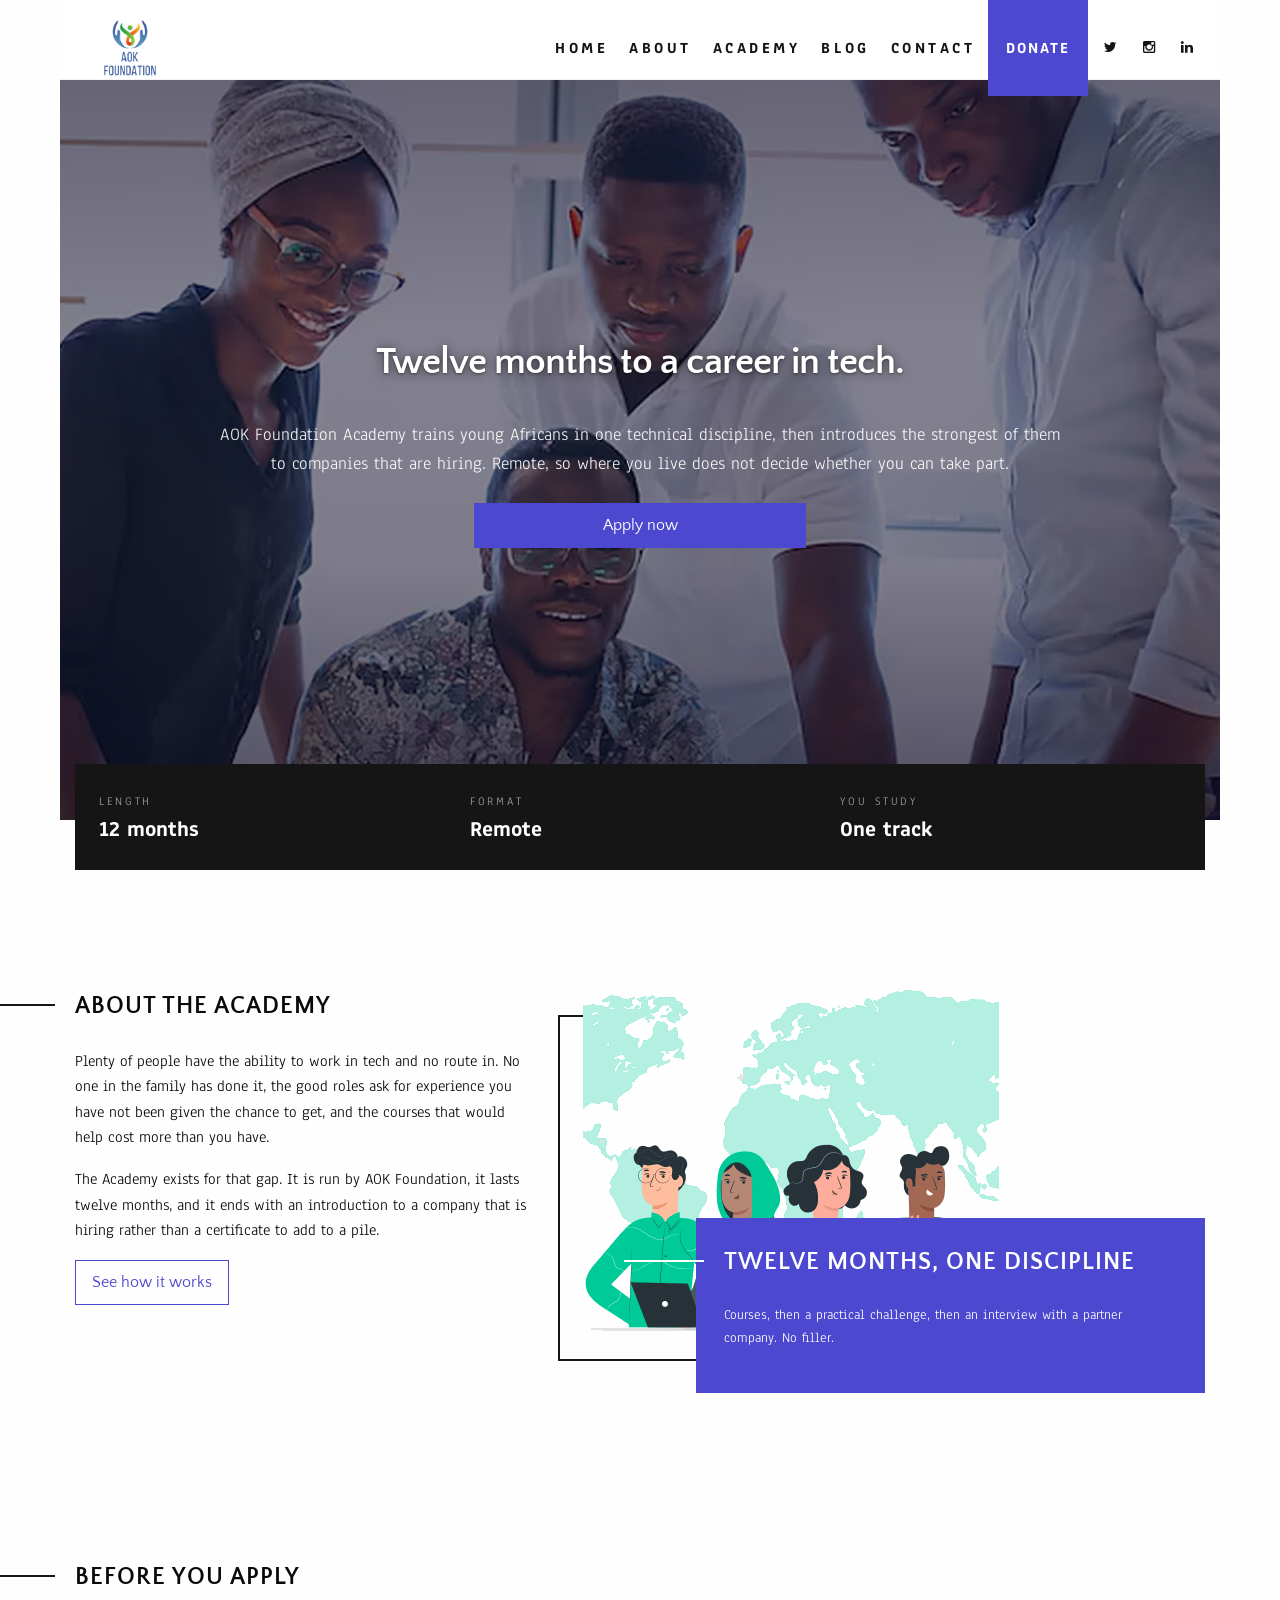
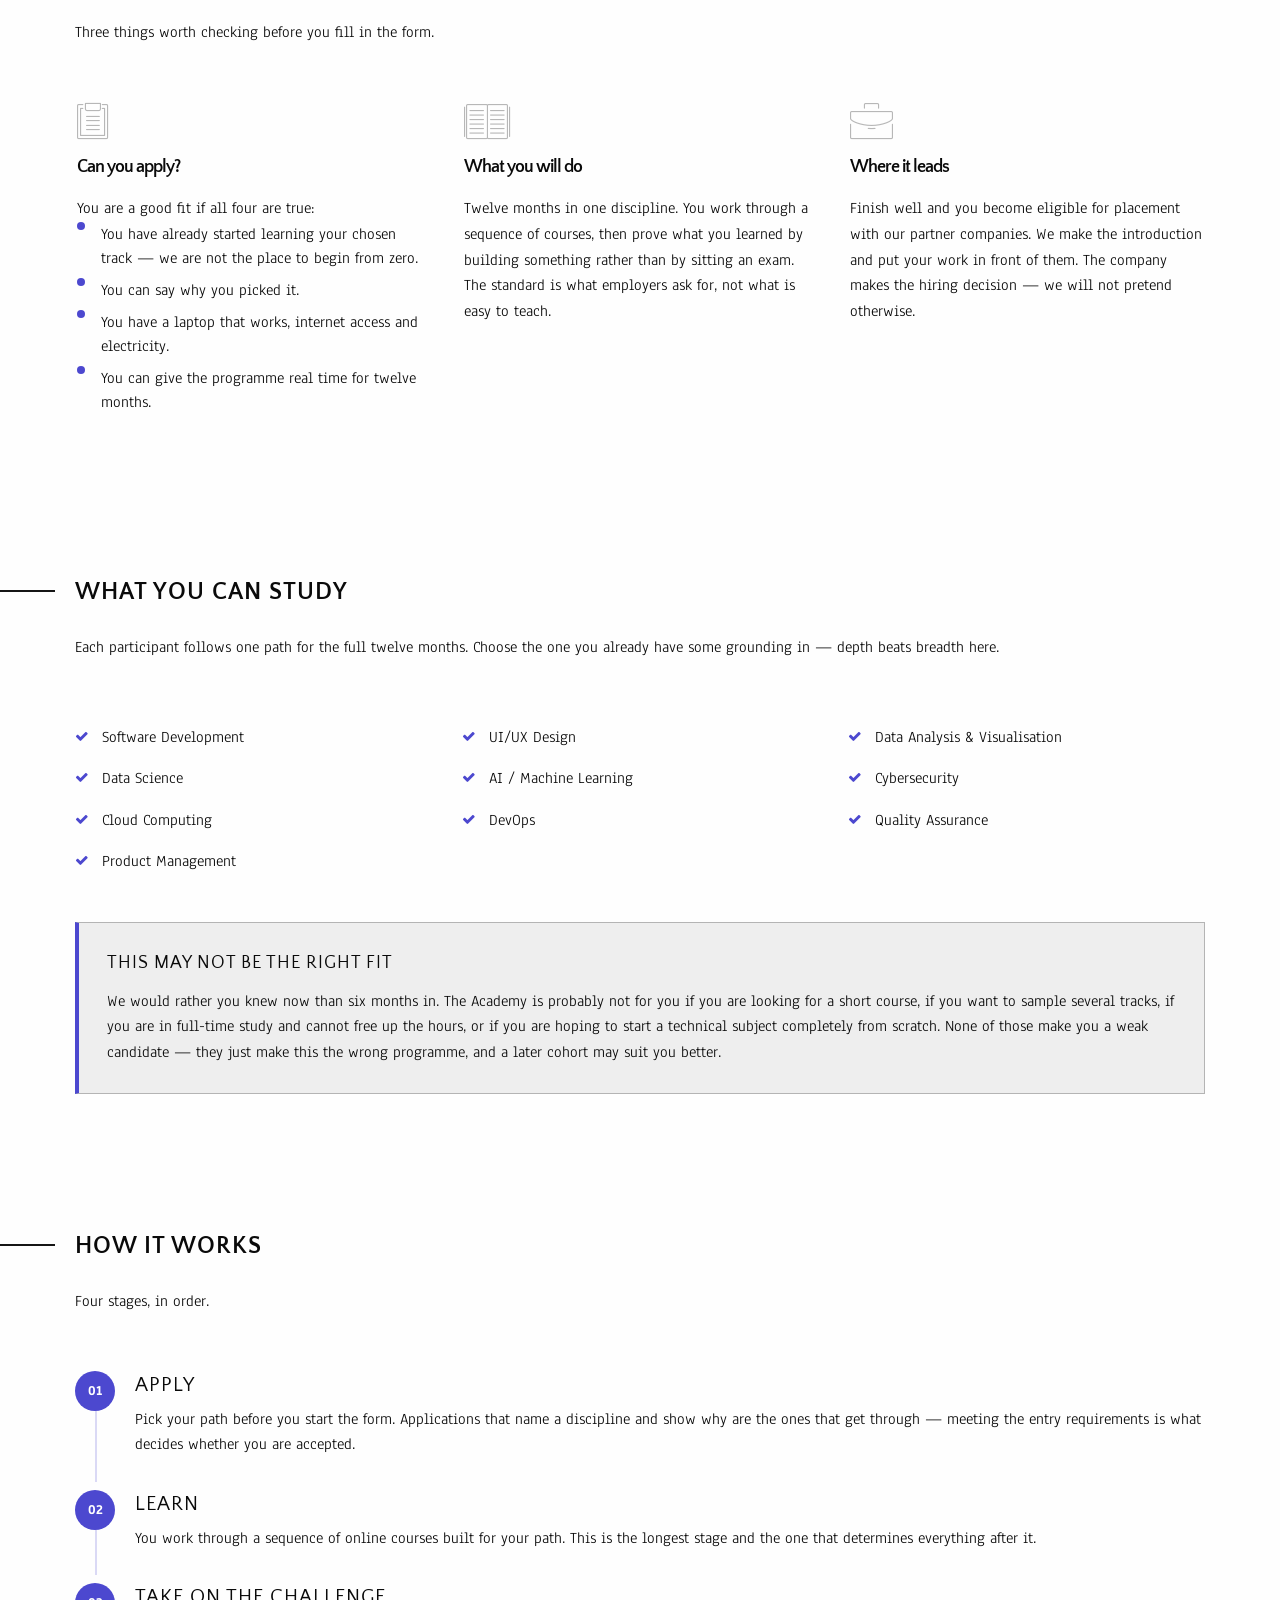
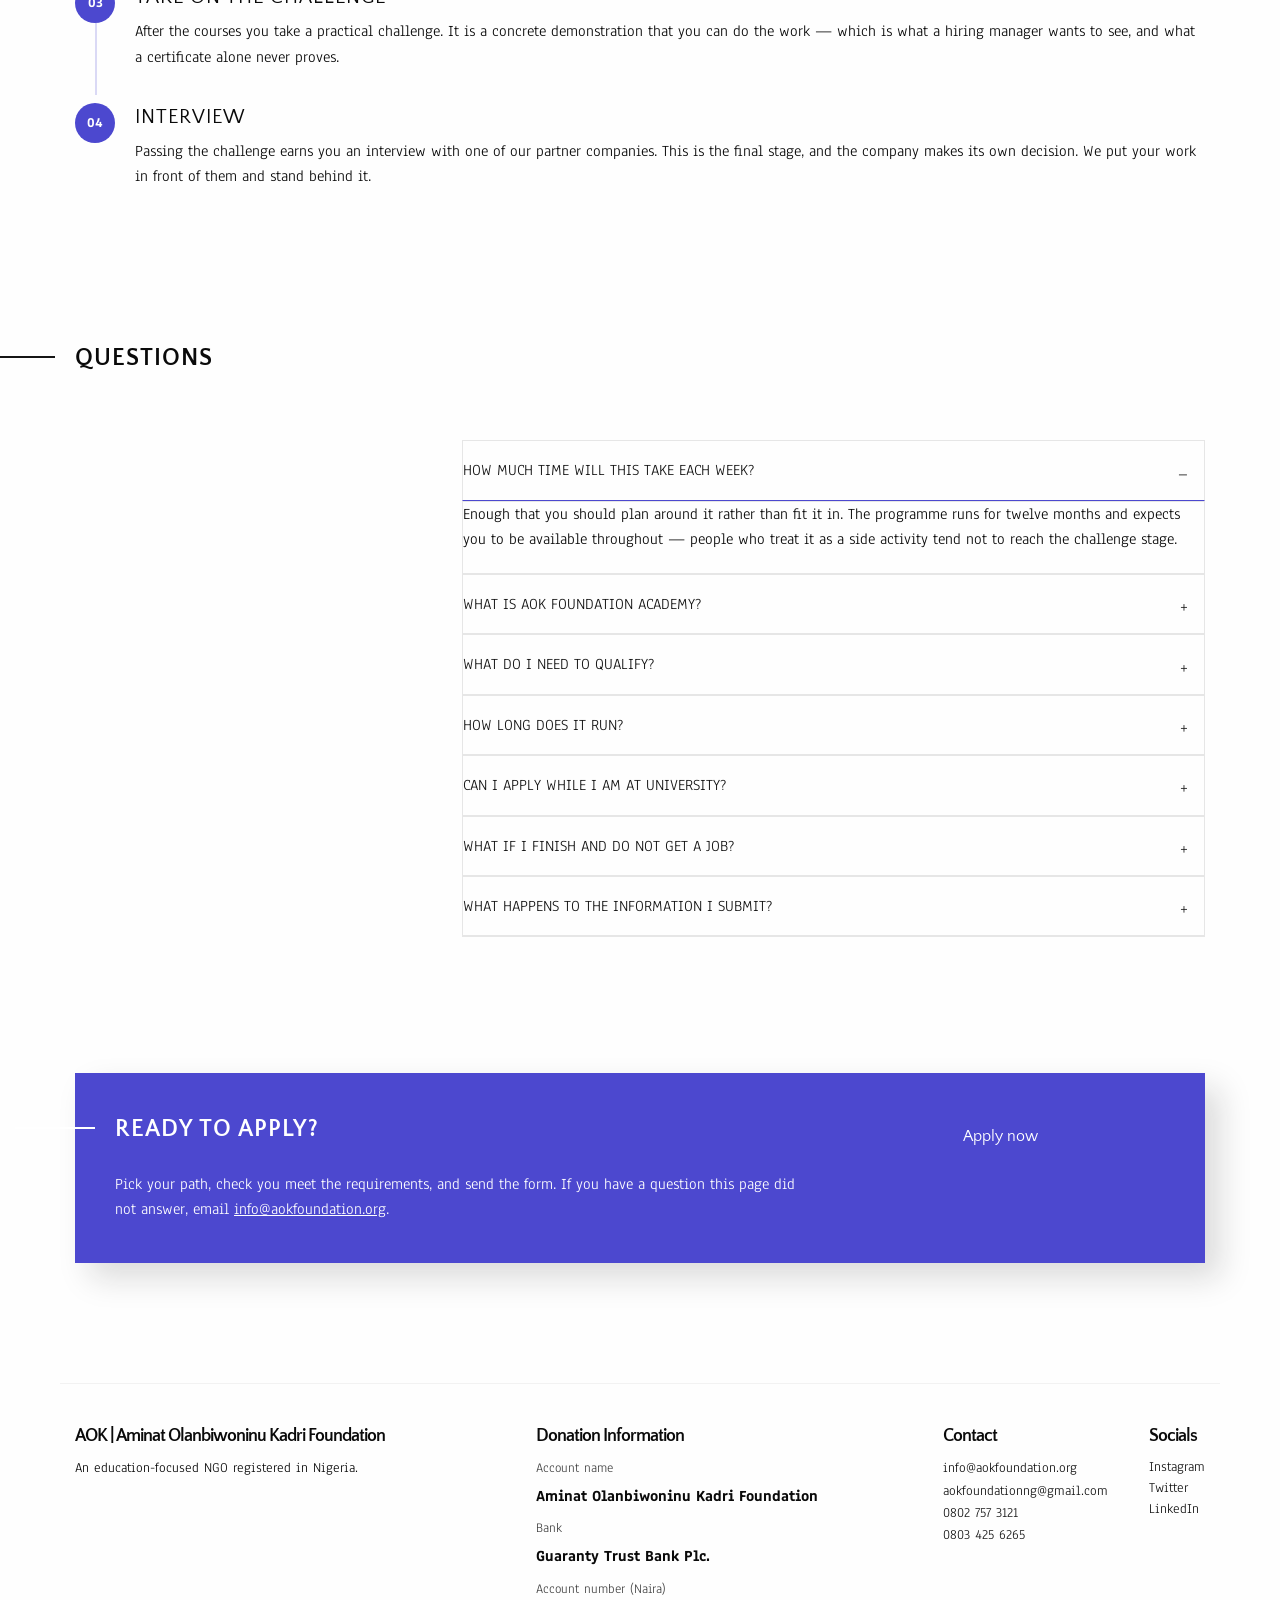
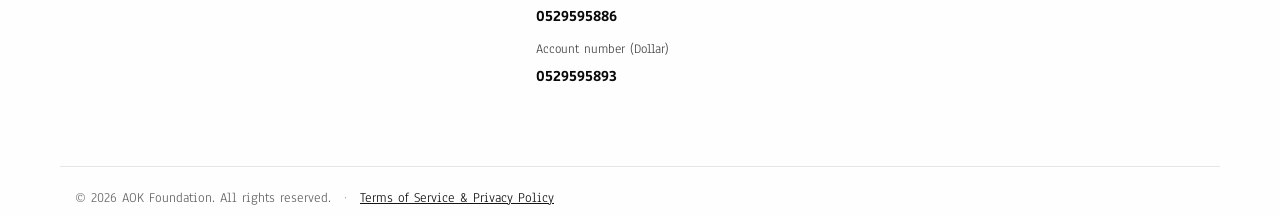
<file: academy.html>
<!doctype html>
<html class="no-js" lang="en">
<head>
    <!-- Meta Tags -->
    <meta charset="utf-8" />
    <meta http-equiv="x-ua-compatible" content="ie=edge">
    <meta name="viewport" content="width=device-width, initial-scale=1.0" />
    <meta name="author" content="AOK Foundation" />
    	<!-- SEO -->
	<title>AOK Foundation Academy - 12-month tech training in Nigeria</title>
	<meta name="description" content="AOK Foundation Academy is a 12-month tech training programme for young Africans. Learn software development, data science, UI/UX design, cybersecurity, cloud and more, with job placement support on completion." />
	<link rel="canonical" href="https://aokfoundation.org/academy.html" />
	<meta property="og:locale" content="en_US" />
	<meta property="og:type" content="website" />
	<meta name="robots" content="index, follow" />
	<meta property="og:title" content="AOK Foundation Academy - 12-month tech training in Nigeria" />
	<meta property="og:description" content="AOK Foundation Academy is a 12-month tech training programme for young Africans. Learn software development, data science, UI/UX design, cybersecurity, cloud and more, with job placement support on completion." />
	<meta property="og:url" content="https://aokfoundation.org/academy.html" />
	<meta property="og:site_name" content="Aminat Olanbiwoninu Kadri Foundation" />
	<meta property="og:image" content="https://aokfoundation.org/img/og-academy.jpg" />
	<meta property="og:image:width" content="1200" />
	<meta property="og:image:height" content="630" />
	<meta property="og:image:alt" content="AOK Foundation Academy - tech training for young Africans" />
	<meta name="twitter:card" content="summary_large_image" />
	<meta name="twitter:title" content="AOK Foundation Academy - 12-month tech training" />
	<meta name="twitter:description" content="A 12-month tech training programme for young Africans, with job placement support on completion." />
	<meta name="twitter:image" content="https://aokfoundation.org/img/og-academy.jpg" />
	<meta name="theme-color" content="#4c48cf" />
	<meta name="facebook-domain-verification" content="ep26xy2shj7uytfgbjrzjhf5to5c9j" />
	<meta name="google-site-verification" content="3fq35qflUKQeyrTgY0okGDWvlMe5h_mwQXFQiSHIGnU" />
	<!-- SEO -->

    <!-- Favicons:: Replace with yours -->
    <link rel="icon" type="image/png" sizes="32x32" href="img/favicon-32x32.png">
    <link rel="apple-touch-icon" sizes="180x180" href="img/apple-touch-icon.png">

    <!-- Stylesheets and Fonts-->
    <link rel="preconnect" href="https://fonts.googleapis.com">
    <link rel="preconnect" href="https://fonts.gstatic.com" crossorigin>
    <link href="https://fonts.googleapis.com/css?family=Anaheim%7CQuattrocento+Sans:400,400italic,700&display=swap" rel="stylesheet">
    <link rel="preload" as="image" href="img/hero-img/academy-hero-1000.webp" type="image/webp" media="(max-width: 767px)">
    <link rel="stylesheet" href="css/foundation.min.css" />
    <link rel="stylesheet" href="css/app.min.css" />
    <link rel="stylesheet" href="css/icomoon.css" />
    <link rel="stylesheet" id="default" href="css/colors/colors.css" />
    <link rel="stylesheet" href="css/responsive.css" />
    <link rel="stylesheet" href="css/mobile-fixes.css" />

    <!-- Scripts -->
    <script src="js/vendor/jquery.min.js"></script>
  </head>

  <body class="pageBorder">
    <div class="fakeloader"></div>

    <a href="#main" class="show-on-focus" style="position:absolute;left:-9999px;top:0;z-index:100;background:#4c48cf;color:#fff;padding:12px 18px;" onfocus="this.style.left='0'" onblur="this.style.left='-9999px'">Skip to content</a>

    <header class="relPosition fixedHeader">
      <div class="menuBar" id="autoHide">
        <div class="row expanded">
          
          <div class="small-6 medium-3 columns">
            <div id="logo">
              <a href="/" class="sd-logo"><img src="img/logo-160.png" width="160" height="160" alt="AOK Foundation home"></a>
              <a href="/" class="hd-logo"><img src="img/logo-160.png" width="160" height="160" alt="AOK Foundation home"></a>
            </div>
          </div>

          <div class="small-6 medium-9 columns noPadding">
            <div id="menuIcon">
              <span></span>
              <span></span>
              <span></span>
            </div>

            <div class="menuInline classic" id="primaryNav">
              <ul>
                <li class="navLink"><a href="index.html">Home</a></li>
                <li class="navLink"><a href="index.html#about">About</a></li>
                <li class="navLink"><a href="academy.html" aria-current="page">Academy</a></li>
                <li class="navLink"><a href="index.html#blog-section">Blog</a></li>
                <li class="navLink"><a href="index.html#contact">Contact</a></li>
                <li class="navLink navDonate"><a target="_blank" rel="noopener" href="https://paystack.com/pay/aokfoundation">Donate</a></li>
                <li class="navLink">
                  <a target="_blank" rel="noopener" class="navIcon" href="https://twitter.com/foundation_aok?lang=en" aria-label="AOK Foundation on X (Twitter)"><span class="icon-twitter" aria-hidden="true"></span></a>
                  <a target="_blank" rel="noopener" class="navIcon" href="https://www.instagram.com/foundation_aok/?hl=en" aria-label="AOK Foundation on Instagram"><span class="icon-instagram" aria-hidden="true"></span></a>
                  <a target="_blank" rel="noopener" class="navIcon" href="https://linkedin.com/company/aok-foundation" aria-label="AOK Foundation on LinkedIn"><span class="icon-linkedin" aria-hidden="true"></span></a>
                </li>
              </ul>
            </div>
          </div>

        </div>
      </div>
    </header>

    <main class="mainWrapper" id="main">

      <!-- Hero -->
      <div class="heroWrapper relPosition" id="home">
        <div class="hero academyHero">
          <div class="horizontalCenter">
            <div class="row">
              <div class="small-11 medium-9 small-centered columns">
                <h1 class="text-center" style="color: white">Twelve months to a career in tech.</h1>
                <p class="text-center" style="color: rgba(255,255,255,0.92); font-size: 1.125rem;">
                  AOK Foundation Academy trains young Africans in one technical discipline, then introduces the strongest of them to companies that are hiring. Remote, so where you live does not decide whether you can take part.
                </p>
                <div class="row">
                  <div class="small-10 medium-6 large-5 small-centered columns">
                    <a target="_blank" rel="noopener" href="https://forms.gle/b79waPWM3rib3MvA7" class="button secondary expanded">Apply now</a>
                  </div>
                </div>
              </div>
            </div>
          </div>
        </div>
      </div>

      <!-- Key facts -->
      <section id="key-facts">
        <div class="row">
          <div class="small-12 columns">
            <div class="bgBlack academyFacts">
              <div class="row small-up-1 medium-up-3">
                <div class="column">
                  <span class="factLabel">Length</span>
                  <span class="factValue">12 months</span>
                </div>
                <div class="column">
                  <span class="factLabel">Format</span>
                  <span class="factValue">Remote</span>
                </div>
                <div class="column">
                  <span class="factLabel">You study</span>
                  <span class="factValue">One track</span>
                </div>

                <!-- ==========================================================
                     NOTE FOR AOK: these two are the facts applicants look for
                     first and the site has never carried either. Fill in the
                     values and delete the comment markers to publish them.
                     Change the row above to medium-up-3 / large-up-5 when you do.

                <div class="column">
                  <span class="factLabel">Fee</span>
                  <span class="factValue">[ FREE? / AMOUNT ]</span>
                </div>
                <div class="column">
                  <span class="factLabel">Next cohort</span>
                  <span class="factValue">[ MONTH YEAR ]</span>
                </div>
                     ========================================================== -->
              </div>
            </div>
          </div>
        </div>
      </section>

      <!-- Intro -->
      <div id="about-academy">
        <div class="row marginTop">
          <div class="small-12 medium-12 large-5 columns">
            <h2 class="title">About the Academy</h2>
            <p>Plenty of people have the ability to work in tech and no route in. No one in the family has done it, the good roles ask for experience you have not been given the chance to get, and the courses that would help cost more than you have.</p>
            <p>The Academy exists for that gap. It is run by AOK Foundation, it lasts twelve months, and it ends with an introduction to a company that is hiring rather than a certificate to add to a pile.</p>
            <p><a class="button hollow secondary" href="#how-it-works">See how it works</a></p>
          </div>

          <div class="small-12 medium-12 large-7 columns">
            <div class="floatContainer">
              <div class="row">
                <div class="small-12 medium-12 large-10 columns">
                  <div class="imgBorder">
                    <img src="img/academy-skills.png" width="416" height="346" loading="lazy" decoding="async"
                         alt="Illustration of the technical disciplines taught at AOK Foundation Academy">
                  </div>
                </div>

                <div class="small-12 medium-12 large-10 columns floatingBoxRight">
                  <div class="bgColor parallaxElem">
                    <h3 class="title">Twelve months, one discipline</h3>
                    <p class="smallText">Courses, then a practical challenge, then an interview with a partner company. No filler.</p>
                  </div>
                </div>
              </div>
            </div>
          </div>
        </div>
      </div>

      <!-- Before you apply -->
      <section id="before-you-apply">
        <div class="row marginTop">
          <div class="small-12 columns">
            <h2 class="title">Before you apply</h2>
            <p>Three things worth checking before you fill in the form.</p>

            <div class="row featureBoxes-1 paddingTop small-up-1 medium-up-3">
            <div class="column">
              <span class="icon-clipboard2" aria-hidden="true"></span>
              <h3 class="featureBoxTitle">Can you apply?</h3>
              <p>You are a good fit if all four are true:</p>
              <ul class="checkList">
                <li>You have already started learning your chosen track &mdash; we are not the place to begin from zero.</li>
                <li>You can say why you picked it.</li>
                <li>You have a laptop that works, internet access and electricity.</li>
                <li>You can give the programme real time for twelve months.</li>
              </ul>
            </div>

            <div class="column">
              <span class="icon-book-open" aria-hidden="true"></span>
              <h3 class="featureBoxTitle">What you will do</h3>
              <p>Twelve months in one discipline. You work through a sequence of courses, then prove what you learned by building something rather than by sitting an exam. The standard is what employers ask for, not what is easy to teach.</p>
            </div>

            <div class="column">
              <span class="icon-briefcase3" aria-hidden="true"></span>
              <h3 class="featureBoxTitle">Where it leads</h3>
              <p>Finish well and you become eligible for placement with our partner companies. We make the introduction and put your work in front of them. The company makes the hiring decision &mdash; we will not pretend otherwise.</p>
            </div>
            </div>
          </div>
        </div>
      </section>

      <!-- Skills -->
      <section id="skills">
        <div class="row marginTop">
          <div class="small-12 columns">
            <h2 class="title">What you can study</h2>
            <p>Each participant follows one path for the full twelve months. Choose the one you already have some grounding in &mdash; depth beats breadth here.</p>

            <div class="row paddingTop small-up-2 medium-up-3 academySkills">
            <div class="column"><span class="icon-check" aria-hidden="true"></span> Software Development</div>
            <div class="column"><span class="icon-check" aria-hidden="true"></span> UI/UX Design</div>
            <div class="column"><span class="icon-check" aria-hidden="true"></span> Data Analysis &amp; Visualisation</div>
            <div class="column"><span class="icon-check" aria-hidden="true"></span> Data Science</div>
            <div class="column"><span class="icon-check" aria-hidden="true"></span> AI / Machine Learning</div>
            <div class="column"><span class="icon-check" aria-hidden="true"></span> Cybersecurity</div>
            <div class="column"><span class="icon-check" aria-hidden="true"></span> Cloud Computing</div>
            <div class="column"><span class="icon-check" aria-hidden="true"></span> DevOps</div>
            <div class="column"><span class="icon-check" aria-hidden="true"></span> Quality Assurance</div>
            <div class="column"><span class="icon-check" aria-hidden="true"></span> Product Management</div>
            </div>
          </div>
          <!-- NOTE FOR AOK: confirm all ten paths run every cohort. If only some
               do, remove the rest rather than list tracks you cannot deliver. -->

          <div class="small-12 columns paddingTop">
            <div class="callout secondary academyHonesty">
              <h3>This may not be the right fit</h3>
              <p>We would rather you knew now than six months in. The Academy is probably not for you if you are looking for a short course, if you want to sample several tracks, if you are in full-time study and cannot free up the hours, or if you are hoping to start a technical subject completely from scratch. None of those make you a weak candidate &mdash; they just make this the wrong programme, and a later cohort may suit you better.</p>
            </div>
          </div>
        </div>
      </section>

      <!-- How it works -->
      <section id="how-it-works">
        <div class="row marginTop">
          <div class="small-12 columns">
            <h2 class="title">How it works</h2>
            <p>Four stages, in order.</p>
          </div>

          <div class="small-12 columns paddingTop">
            <ol class="academySteps">
              <li>
                <h3>Apply</h3>
                <p>Pick your path before you start the form. Applications that name a discipline and show why are the ones that get through &mdash; meeting the entry requirements is what decides whether you are accepted.</p>
              </li>
              <li>
                <h3>Learn</h3>
                <p>You work through a sequence of online courses built for your path. This is the longest stage and the one that determines everything after it.</p>
              </li>
              <li>
                <h3>Take on the challenge</h3>
                <p>After the courses you take a practical challenge. It is a concrete demonstration that you can do the work &mdash; which is what a hiring manager wants to see, and what a certificate alone never proves.</p>
              </li>
              <li>
                <h3>Interview</h3>
                <p>Passing the challenge earns you an interview with one of our partner companies. This is the final stage, and the company makes its own decision. We put your work in front of them and stand behind it.</p>
              </li>
            </ol>
          </div>
        </div>
      </section>

      <!-- FAQ -->
      <section id="faq">
        <div class="row marginTop">
          <div class="small-12 columns">
            <h2 class="title">Questions</h2>
          </div>

          <div class="small-12 medium-10 large-8 columns paddingTop">
            <ul class="accordion" data-accordion data-allow-all-closed="true">

              <li class="accordion-item is-active" data-accordion-item>
                <a href="#" class="accordion-title">How much time will this take each week?</a>
                <div class="accordion-content" data-tab-content>
                  <p>Enough that you should plan around it rather than fit it in. The programme runs for twelve months and expects you to be available throughout &mdash; people who treat it as a side activity tend not to reach the challenge stage.</p>
                  <!-- NOTE FOR AOK: replace the sentence above with the actual
                       weekly hours as soon as you can. "Roughly 15 hours a week"
                       is far more useful to an applicant than "be available",
                       and vagueness here loses good candidates who are trying to
                       work out whether they can commit. -->
                </div>
              </li>

              <li class="accordion-item" data-accordion-item>
                <a href="#" class="accordion-title">What is AOK Foundation Academy?</a>
                <div class="accordion-content" data-tab-content>
                  <p>A twelve-month training programme run by AOK Foundation. We train young people in one technical discipline and connect the strongest of them to companies that are hiring. The aim is a job, not a certificate.</p>
                </div>
              </li>

              <li class="accordion-item" data-accordion-item>
                <a href="#" class="accordion-title">What do I need to qualify?</a>
                <div class="accordion-content" data-tab-content>
                  <p>A working foundation in the track you are applying for, and the tools to learn remotely: a dependable laptop, internet access and electricity. You do not need a degree, and you do not need to have worked in tech before.</p>
                </div>
              </li>

              <li class="accordion-item" data-accordion-item>
                <a href="#" class="accordion-title">How long does it run?</a>
                <div class="accordion-content" data-tab-content>
                  <p>Twelve months.</p>
                </div>
              </li>

              <!-- ============================================================
                   NOTE FOR AOK: this is the question every applicant asks
                   first, and the site has never answered it. Fill in the
                   answer and delete these comment markers to publish it.
                   If the programme is free, say so in the hero as well.

              <li class="accordion-item" data-accordion-item>
                <a href="#" class="accordion-title">Is there a fee?</a>
                <div class="accordion-content" data-tab-content>
                  <p>[ YOUR ANSWER HERE ]</p>
                </div>
              </li>

              <li class="accordion-item" data-accordion-item>
                <a href="#" class="accordion-title">When does the next cohort start?</a>
                <div class="accordion-content" data-tab-content>
                  <p>[ COHORT DATES AND APPLICATION DEADLINE ]</p>
                </div>
              </li>
                   ============================================================ -->

              <li class="accordion-item" data-accordion-item>
                <a href="#" class="accordion-title">Can I apply while I am at university?</a>
                <div class="accordion-content" data-tab-content>
                  <p>You can apply, but be honest with yourself about the hours. The programme expects you to be available throughout, and that is hard to combine with full-time study. A later cohort will serve you better than a place you cannot use.</p>
                </div>
              </li>

              <li class="accordion-item" data-accordion-item>
                <a href="#" class="accordion-title">What if I finish and do not get a job?</a>
                <div class="accordion-content" data-tab-content>
                  <p>Your profile stays with us and we keep putting it in front of partner companies as roles come up. We cannot promise a job &mdash; the hiring decision is always the company's &mdash; but finishing the programme does not end our involvement, and you keep everything you built along the way.</p>
                </div>
              </li>

              <li class="accordion-item" data-accordion-item>
                <a href="#" class="accordion-title">What happens to the information I submit?</a>
                <div class="accordion-content" data-tab-content>
                  <p>We keep your application and your work so we can refer you to partner companies. We share it with a company only in connection with a role, and you can ask us to remove your details at any time by emailing <a href="mailto:info@aokfoundation.org">info@aokfoundation.org</a>. Full detail is in our <a href="terms-policy.html#academy-data">privacy policy</a>.</p>
                  <!-- NOTE FOR AOK: publish a privacy policy and link it here.
                       You collect personal data via the Google Form and share it
                       with third parties, which needs a notice and a lawful
                       basis under the Nigeria Data Protection Act 2023. -->
                </div>
              </li>

            </ul>
          </div>
        </div>
      </section>

      <!-- Apply CTA -->
      <section id="apply">
        <div class="row marginTop marginBottom">
          <div class="small-12 columns">
            <div class="bgColor boxShadow academyCta">
              <div class="row">
                <div class="small-12 medium-8 columns">
                  <h2 class="title">Ready to apply?</h2>
                  <p>Pick your path, check you meet the requirements, and send the form. If you have a question this page did not answer, email <a href="mailto:info@aokfoundation.org">info@aokfoundation.org</a>.</p>
                </div>
                <div class="small-12 medium-4 columns academyCtaBtn">
                  <a target="_blank" rel="noopener" href="https://forms.gle/b79waPWM3rib3MvA7" class="button secondary expanded">Apply now</a>
                </div>
              </div>
            </div>
          </div>
        </div>
      </section>

      <footer>
        <div class="row footerWrapper">

          <div class="small-12 medium-7 large-8 columns">
            <div class="row">
              <div class="small-6 columns">
                <div id="footerCopy">
                  <h2 class="h6">AOK | Aminat Olanbiwoninu Kadri Foundation</h2>
                  <p>An education-focused NGO registered in Nigeria.</p>
                </div>
              </div>
              
              <div class="small-6 columns">
                <div id="footerInfo">
                  <h2 class="h6">Donation Information</h2>
                  <dl class="bankDetails">
                    <dt>Account name</dt>
                    <dd>Aminat Olanbiwoninu Kadri Foundation</dd>
                    <dt>Bank</dt>
                    <dd>Guaranty Trust Bank Plc.</dd>
                    <dt>Account number (Naira)</dt>
                    <dd>0529595886</dd>
                    <dt>Account number (Dollar)</dt>
                    <dd>0529595893</dd>
                  </dl>
                </div>
              </div>
              
            </div>
          </div>

          <div class="small-12 medium-5 large-4 columns">
            <div class="row clearfix">
              <div class="small-8 medium-7 large-9 columns">
                <div id="footerInfo">
                    <h2 class="h6">Contact</h2>
                  <p><a href="mailto:info@aokfoundation.org">info@aokfoundation.org</a></p>
                  <p><a href="mailto:aokfoundationng@gmail.com">aokfoundationng@gmail.com</a></p>
                  <p><a href="tel:+2348027573121">0802 757 3121</a><br><a href="tel:+2348034256265">0803 425 6265</a></p>
                </div>
              </div>

              <div class="small-4 medium-5 large-3 columns">
                <div id="footerSocials">
                    <h2 class="h6">Socials</h2>
                  <a target="_blank" rel="noopener" href="https://www.instagram.com/foundation_aok/?hl=en">Instagram</a>
                  <a target="_blank" rel="noopener" href="https://twitter.com/foundation_aok?lang=en">Twitter</a>
                  <a target="_blank" rel="noopener" href="https://linkedin.com/company/aok-foundation">LinkedIn</a>
                </div>
              </div>
            </div>
          </div>

        </div>

        <div class="row footerLegal">
          <div class="small-12 columns">
            <p>
              &copy; <span id="year">2026</span> AOK Foundation. All rights reserved.
              <span class="sep" aria-hidden="true">&middot;</span>
              <a href="terms-policy.html">Terms of Service &amp; Privacy Policy</a>
            </p>
          </div>
        </div>
      </footer>

    </main>

    <script src="js/vendor/what-input.min.js"></script>
    <script src="js/foundation.min.js"></script>
    <script src="js/plugins.js"></script>
    <script src="js/parallaxify.js"></script>
    <script src="js/app.js"></script>
    <script src="js/vendor/jquery.cookie.js"></script>
    <script src="js/style-switcher.js"></script>

    <script>
      (function () {
        var reduced = window.matchMedia && window.matchMedia('(prefers-reduced-motion: reduce)').matches;
        var coarse  = window.matchMedia && window.matchMedia('(hover: none)').matches;

        // Scroll parallax is a known source of jank on mid-range Android.
        // Skip it on touch devices and for reduced-motion users.
        if (typeof Parallaxify !== 'undefined' && !reduced && !coarse) {
          new Parallaxify().registerUpdate();
        }

        var y = document.getElementById('year');
        if (y) { y.textContent = new Date().getFullYear(); }
      })();
    </script>

  </body>
</html>
</file>
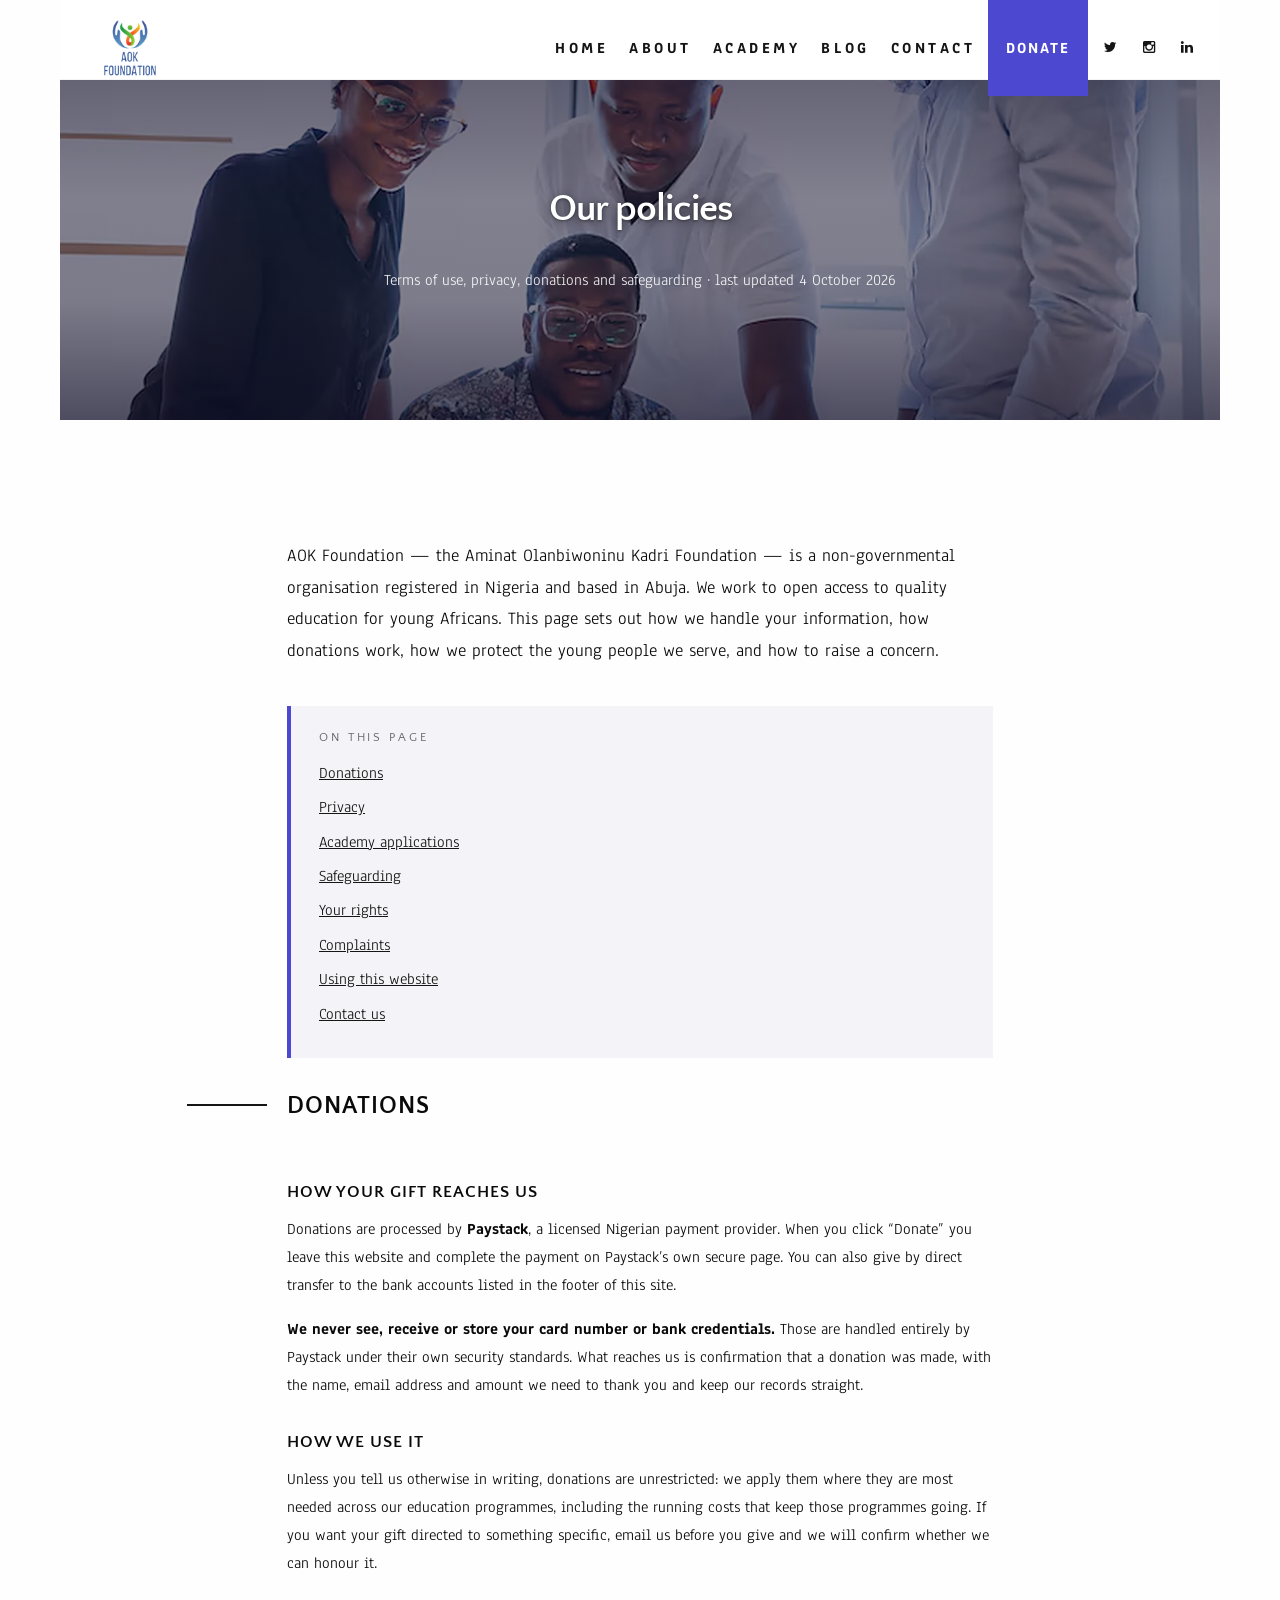
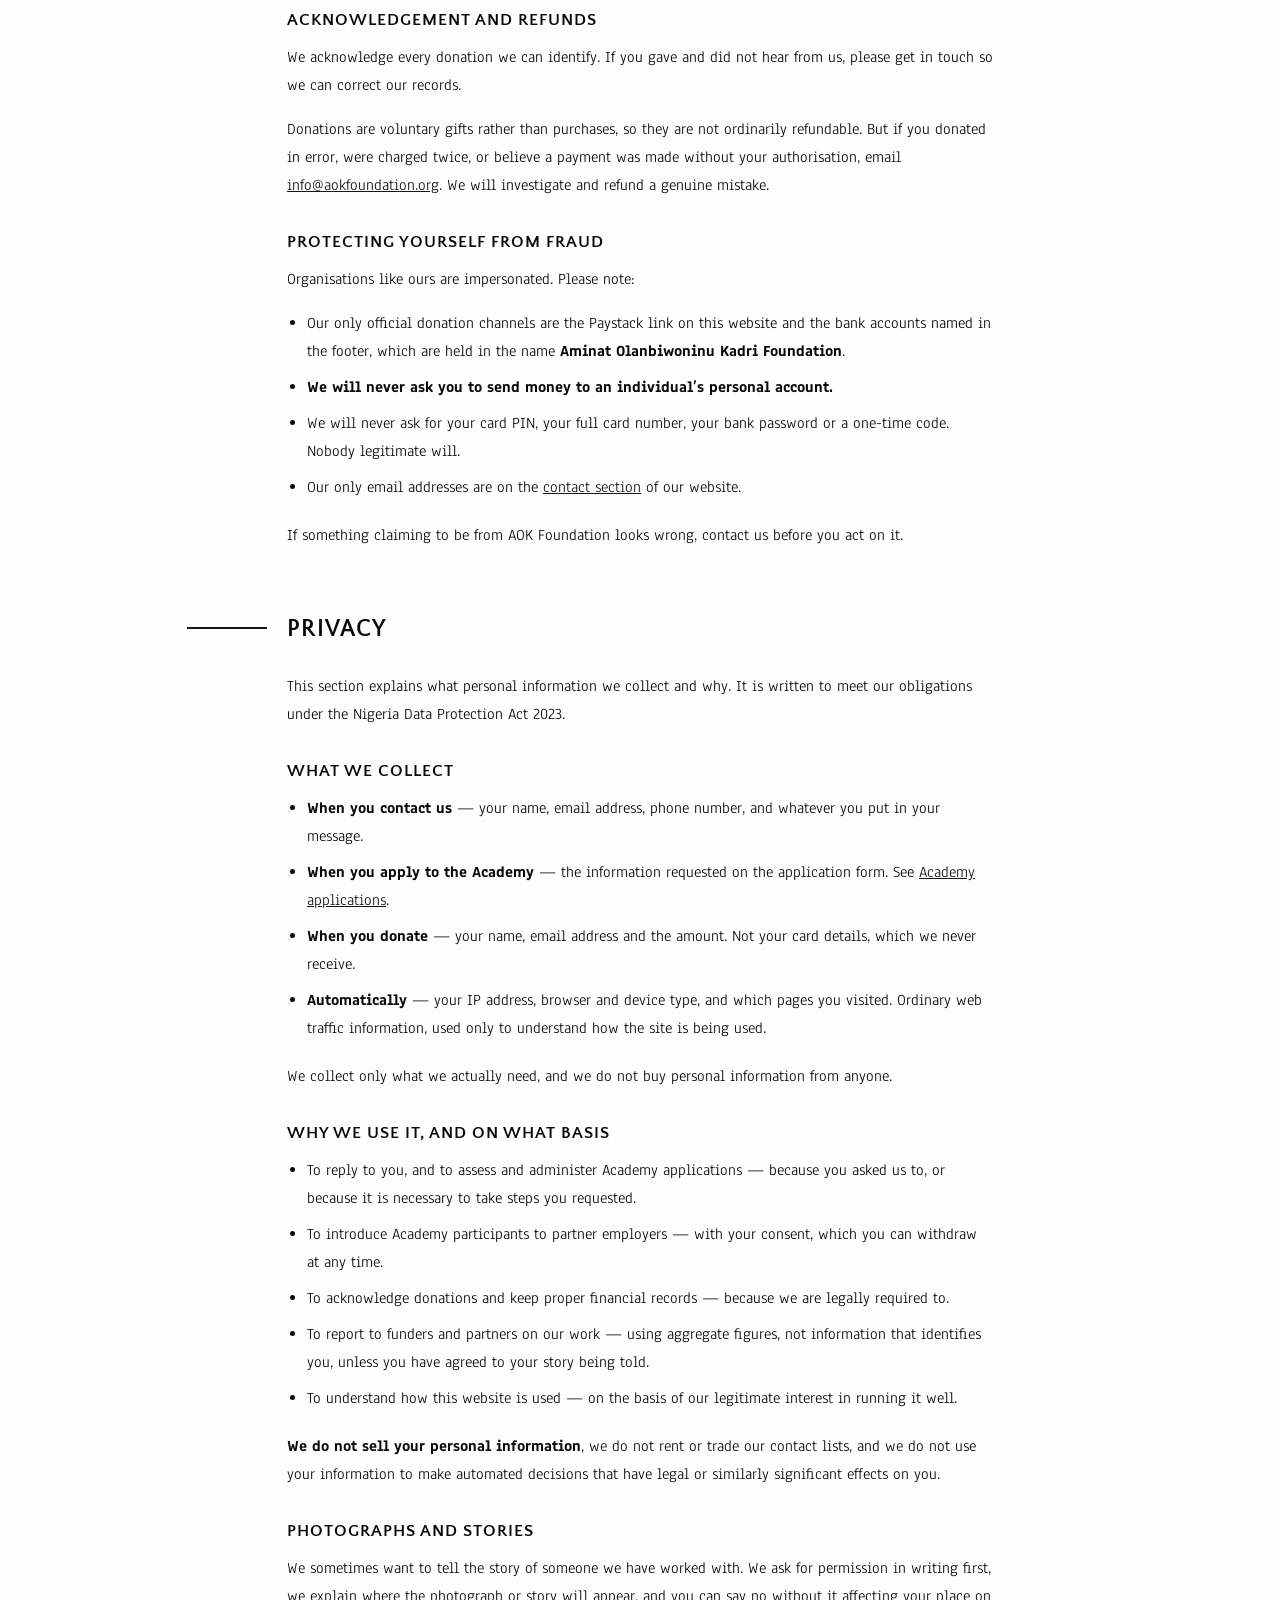
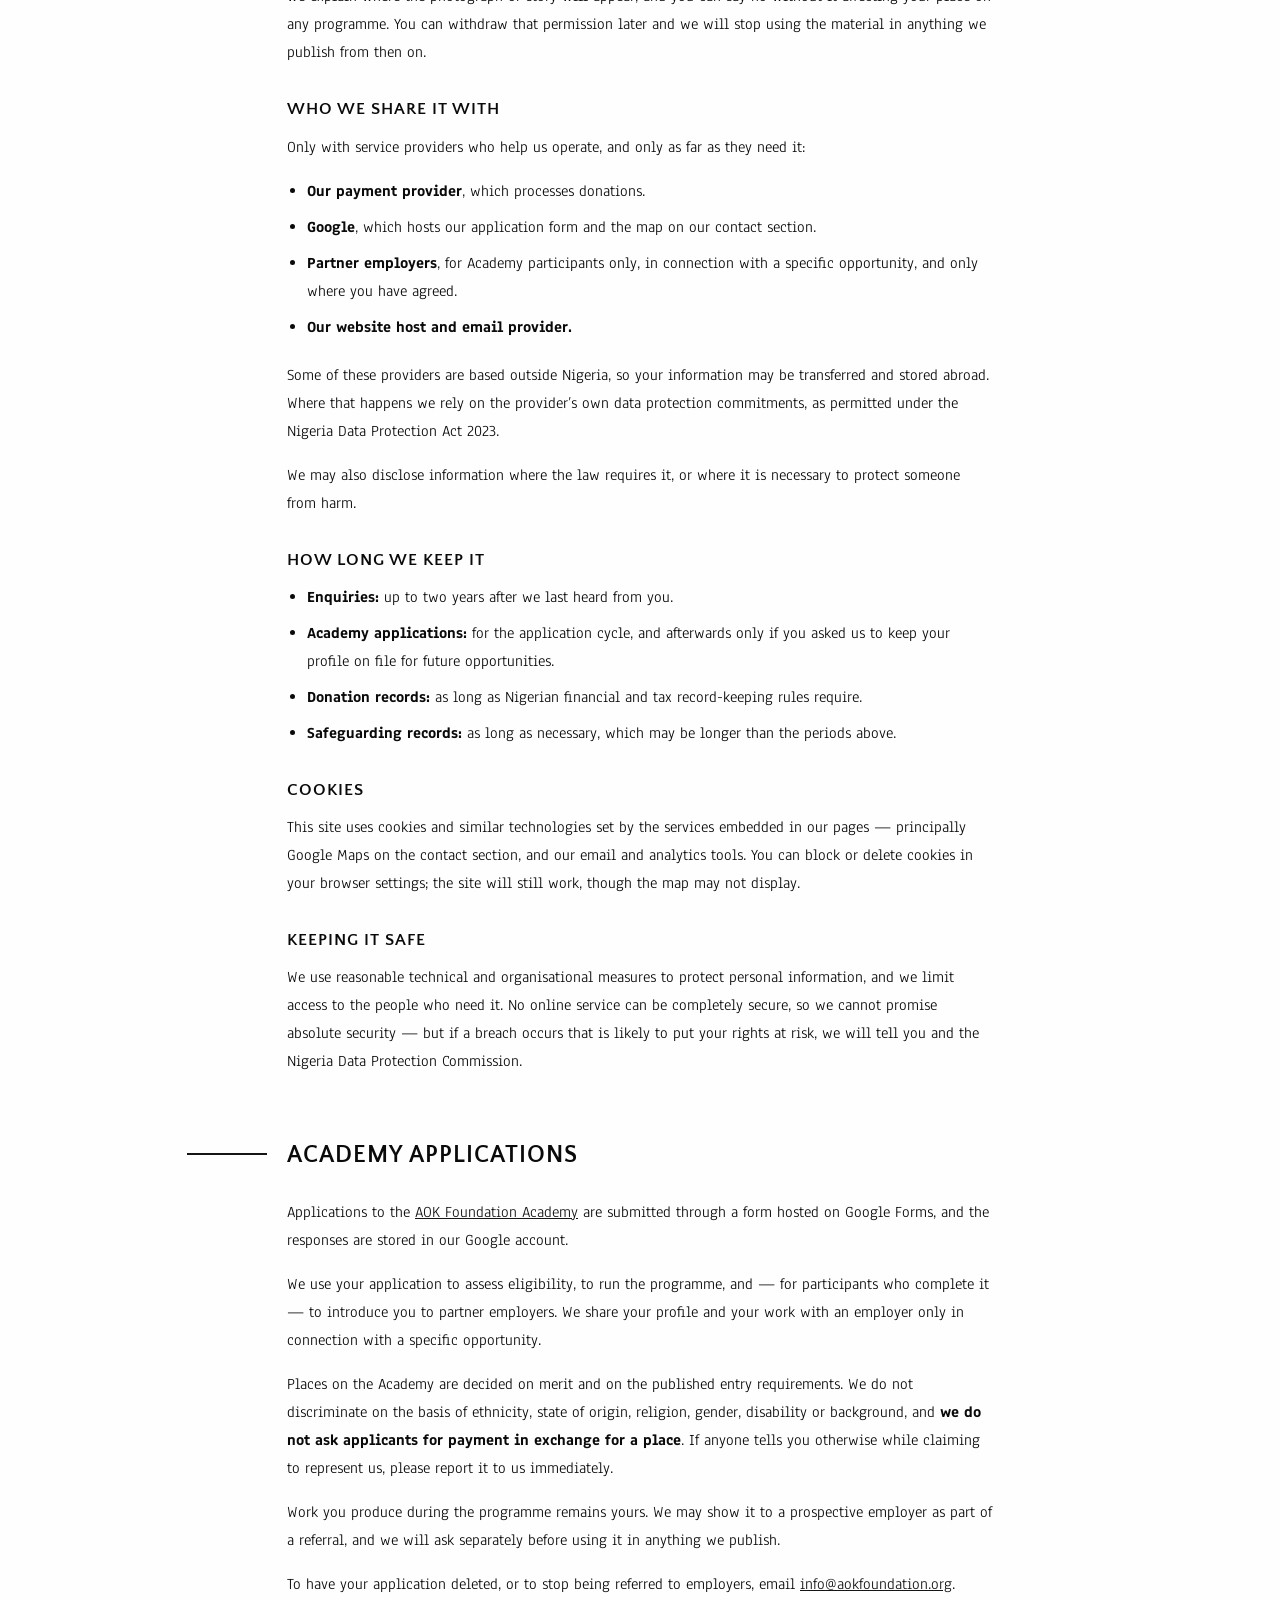
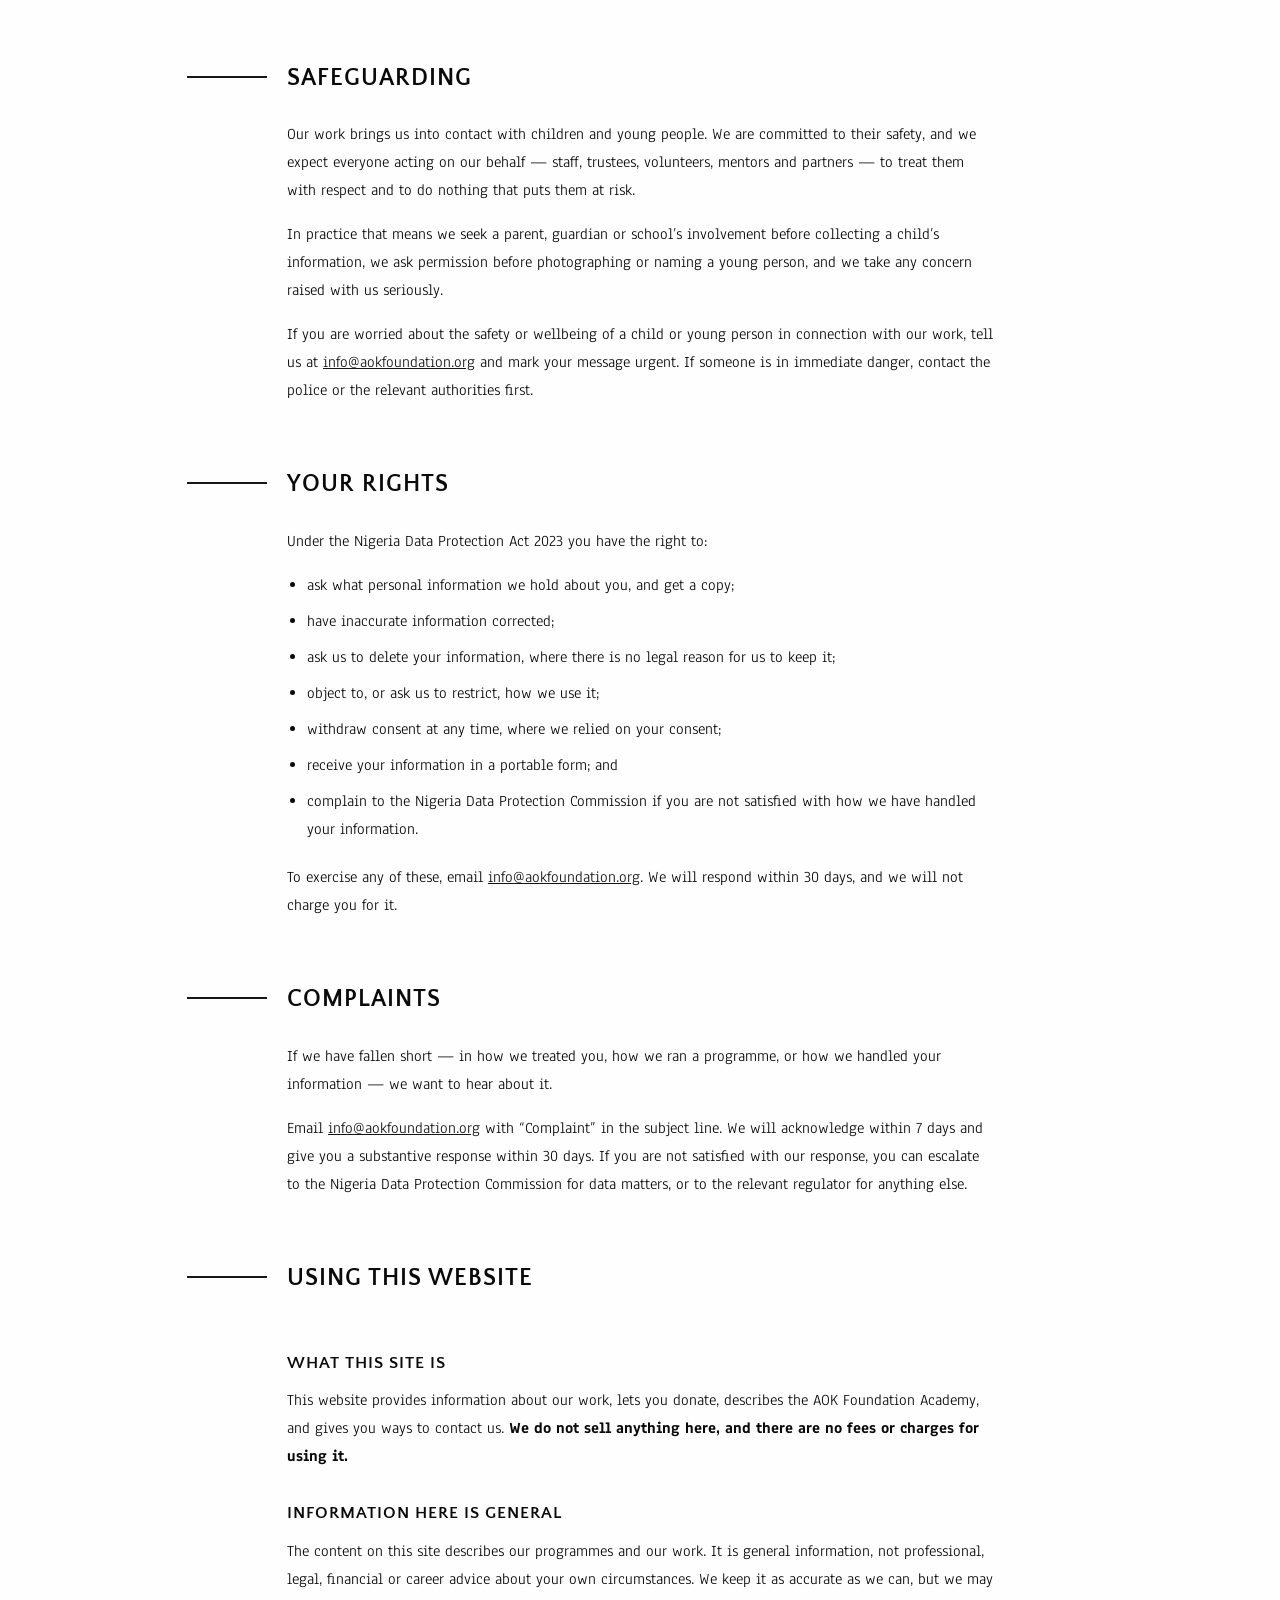
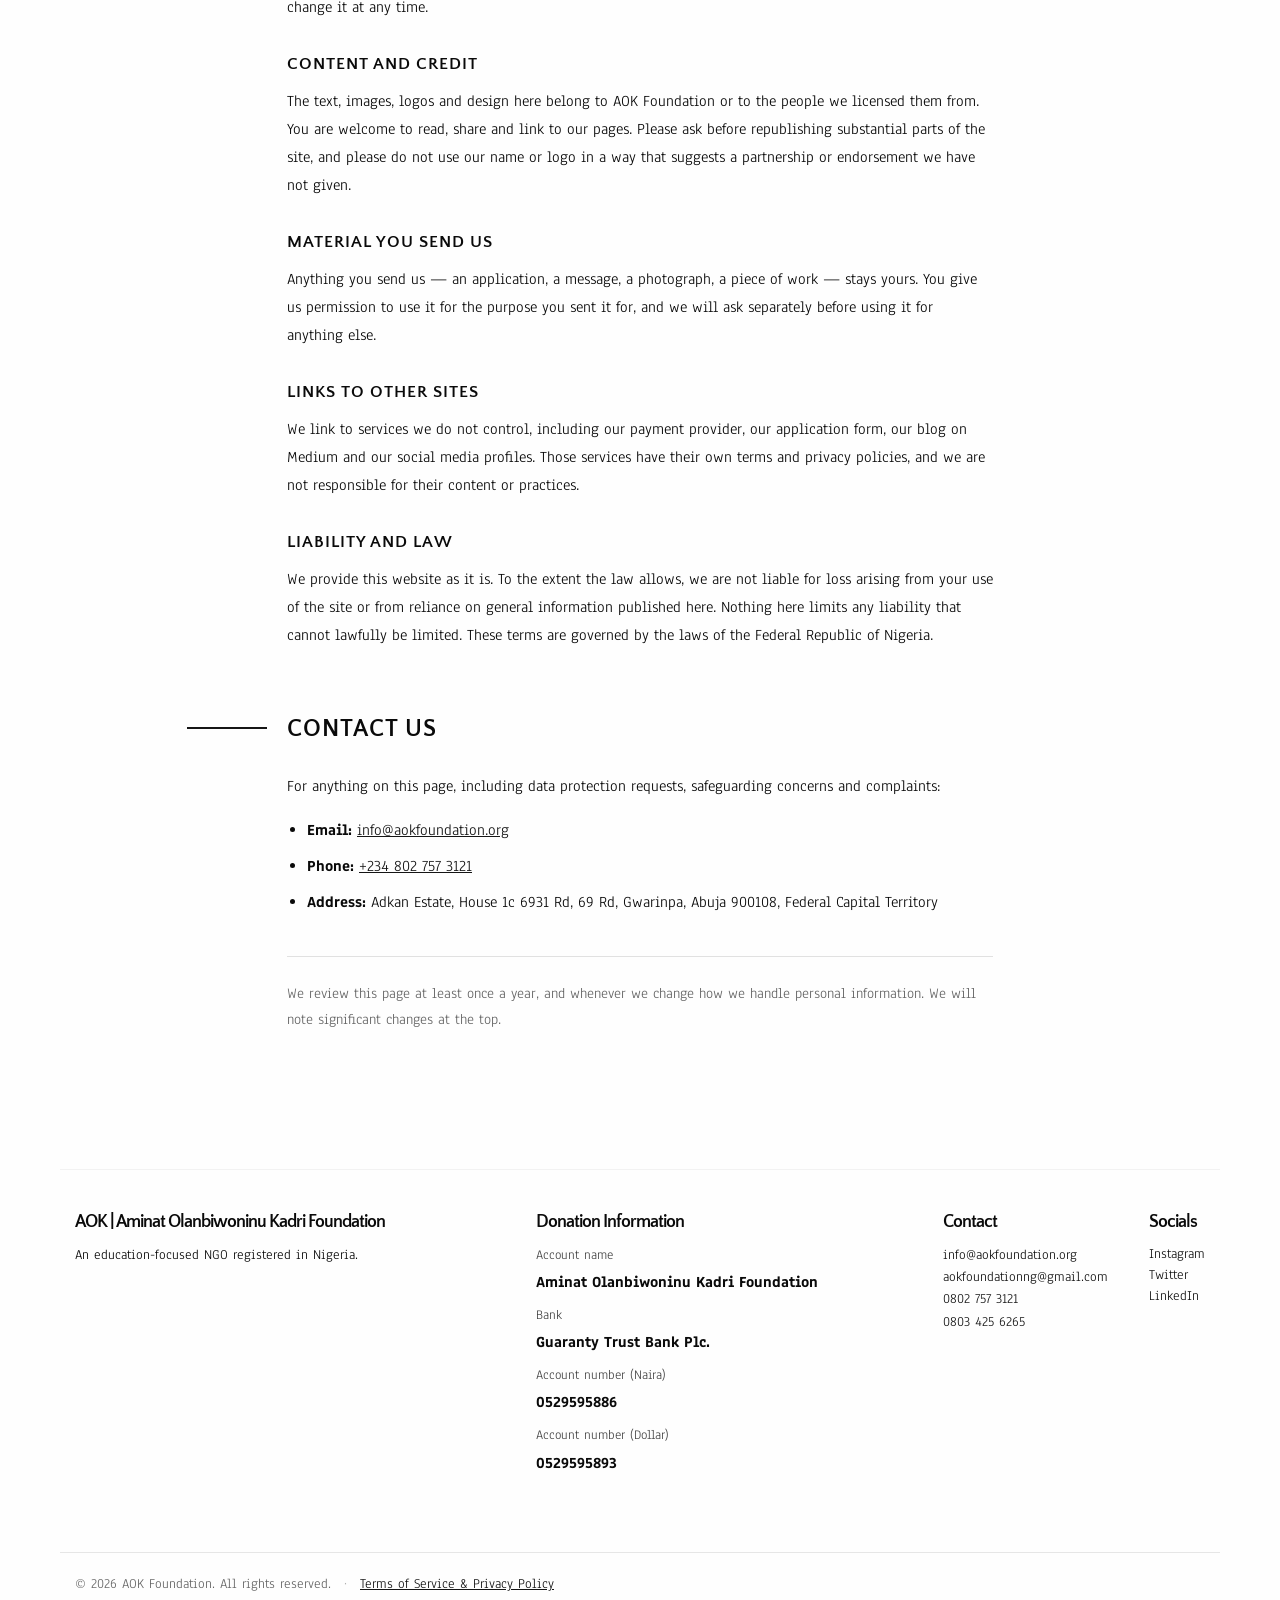
<file: terms-policy.html>
<!doctype html>
<html class="no-js" lang="en">
<head>
    <!-- Meta Tags -->
    <meta charset="utf-8" />
    <meta http-equiv="x-ua-compatible" content="ie=edge">
    <meta name="viewport" content="width=device-width, initial-scale=1.0" />
    <meta name="author" content="AOK Foundation" />
    	<!-- SEO -->
	<title>Our Policies - Donations, Privacy &amp; Safeguarding | AOK Foundation</title>
	<meta name="description" content="How AOK Foundation handles donations, personal information and safeguarding - plus your rights under the Nigeria Data Protection Act 2023, and how to raise a complaint." />
	<link rel="canonical" href="https://aokfoundation.org/terms-policy.html" />
	<meta property="og:locale" content="en_US" />
	<meta property="og:type" content="website" />
	<meta name="robots" content="index, follow" />
	<meta property="og:title" content="Our Policies | AOK Foundation" />
	<meta property="og:description" content="How AOK Foundation handles donations, personal information and safeguarding - plus your rights under the Nigeria Data Protection Act 2023, and how to raise a complaint." />
	<meta property="og:url" content="https://aokfoundation.org/terms-policy.html" />
	<meta property="og:site_name" content="Aminat Olanbiwoninu Kadri Foundation" />
	<meta property="og:image" content="https://aokfoundation.org/img/og-image.jpg" />
	<meta property="og:image:width" content="1200" />
	<meta property="og:image:height" content="630" />
	<meta property="og:image:alt" content="AOK Foundation" />
	<meta name="twitter:card" content="summary_large_image" />
	<meta name="twitter:title" content="Our Policies | AOK Foundation" />
	<meta name="twitter:description" content="How AOK Foundation handles donations, privacy and safeguarding." />
	<meta name="twitter:image" content="https://aokfoundation.org/img/og-image.jpg" />
	<meta name="theme-color" content="#4c48cf" />
	<meta name="facebook-domain-verification" content="ep26xy2shj7uytfgbjrzjhf5to5c9j" />
	<meta name="google-site-verification" content="3fq35qflUKQeyrTgY0okGDWvlMe5h_mwQXFQiSHIGnU" />
	<!-- SEO -->

    <!-- Favicons:: Replace with yours -->
    <link rel="icon" type="image/png" sizes="32x32" href="img/favicon-32x32.png">
    <link rel="apple-touch-icon" sizes="180x180" href="img/apple-touch-icon.png">

    <!-- Stylesheets and Fonts-->
    <link rel="preconnect" href="https://fonts.googleapis.com">
    <link rel="preconnect" href="https://fonts.gstatic.com" crossorigin>
    <link href="https://fonts.googleapis.com/css?family=Anaheim%7CQuattrocento+Sans:400,400italic,700&display=swap" rel="stylesheet">
    <link rel="stylesheet" href="css/foundation.min.css" />
    <link rel="stylesheet" href="css/app.min.css" />
    <link rel="stylesheet" href="css/icomoon.css" />
    <link rel="stylesheet" id="default" href="css/colors/colors.css" />
    <link rel="stylesheet" href="css/responsive.css" />
    <link rel="stylesheet" href="css/mobile-fixes.css" />

    <!-- Scripts -->
    <script src="js/vendor/jquery.min.js"></script>
  </head>

  <body class="pageBorder">
    <div class="fakeloader"></div>

    <a href="#main" class="show-on-focus" style="position:absolute;left:-9999px;top:0;z-index:100;background:#4c48cf;color:#fff;padding:12px 18px;" onfocus="this.style.left='0'" onblur="this.style.left='-9999px'">Skip to content</a>

    <header class="relPosition fixedHeader">
      <div class="menuBar" id="autoHide">
        <div class="row expanded">
          
          <div class="small-6 medium-3 columns">
            <div id="logo">
              <a href="/" class="sd-logo"><img src="img/logo-160.png" width="160" height="160" alt="AOK Foundation home"></a>
              <a href="/" class="hd-logo"><img src="img/logo-160.png" width="160" height="160" alt="AOK Foundation home"></a>
            </div>
          </div>

          <div class="small-6 medium-9 columns noPadding">
            <div id="menuIcon">
              <span></span>
              <span></span>
              <span></span>
            </div>

            <div class="menuInline classic" id="primaryNav">
              <ul>
                <li class="navLink"><a href="index.html">Home</a></li>
                <li class="navLink"><a href="index.html#about">About</a></li>
                <li class="navLink"><a href="academy.html">Academy</a></li>
                <li class="navLink"><a href="index.html#blog-section">Blog</a></li>
                <li class="navLink"><a href="index.html#contact">Contact</a></li>
                <li class="navLink navDonate"><a target="_blank" rel="noopener" href="https://paystack.com/pay/aokfoundation">Donate</a></li>
                <li class="navLink">
                  <a target="_blank" rel="noopener" class="navIcon" href="https://twitter.com/foundation_aok?lang=en" aria-label="AOK Foundation on X (Twitter)"><span class="icon-twitter" aria-hidden="true"></span></a>
                  <a target="_blank" rel="noopener" class="navIcon" href="https://www.instagram.com/foundation_aok/?hl=en" aria-label="AOK Foundation on Instagram"><span class="icon-instagram" aria-hidden="true"></span></a>
                  <a target="_blank" rel="noopener" class="navIcon" href="https://linkedin.com/company/aok-foundation" aria-label="AOK Foundation on LinkedIn"><span class="icon-linkedin" aria-hidden="true"></span></a>
                </li>
              </ul>
            </div>
          </div>

        </div>
      </div>
    </header>

    <main class="mainWrapper" id="main">

      <!-- Page title -->
      <div class="heroWrapper relPosition" id="home">
        <div class="hero academyHero policyHero">
          <div class="horizontalCenter">
            <div class="row">
              <div class="small-11 medium-9 small-centered columns">
                <h1 class="text-center" style="color: white">Our policies</h1>
                <p class="text-center" style="color: rgba(255,255,255,0.9);">
                  Terms of use, privacy, donations and safeguarding &middot; last updated <time datetime="2026-10-04">4 October 2026</time>
                </p>
              </div>
            </div>
          </div>
        </div>
      </div>

      <section id="policy">
        <div class="row marginTop marginBottom">
          <div class="small-12 medium-11 large-9 small-centered columns policyDoc">

            <p class="policyIntro">AOK Foundation &mdash; the Aminat Olanbiwoninu Kadri Foundation &mdash; is a non-governmental organisation registered in Nigeria and based in Abuja. We work to open access to quality education for young Africans. This page sets out how we handle your information, how donations work, how we protect the young people we serve, and how to raise a concern.</p>

            <nav class="policyToc" aria-label="On this page">
              <h2>On this page</h2>
              <ul>
                <li><a href="#donations">Donations</a></li>
                <li><a href="#privacy">Privacy</a></li>
                <li><a href="#academy-data">Academy applications</a></li>
                <li><a href="#safeguarding">Safeguarding</a></li>
                <li><a href="#your-rights">Your rights</a></li>
                <li><a href="#complaints">Complaints</a></li>
                <li><a href="#terms">Using this website</a></li>
                <li><a href="#contact-policy">Contact us</a></li>
              </ul>
            </nav>

            <!-- ================= DONATIONS ================= -->
            <h2 id="donations" class="title">Donations</h2>

            <h3>How your gift reaches us</h3>
            <p>Donations are processed by <strong>Paystack</strong>, a licensed Nigerian payment provider. When you click &ldquo;Donate&rdquo; you leave this website and complete the payment on Paystack&rsquo;s own secure page. You can also give by direct transfer to the bank accounts listed in the footer of this site.</p>
            <p><strong>We never see, receive or store your card number or bank credentials.</strong> Those are handled entirely by Paystack under their own security standards. What reaches us is confirmation that a donation was made, with the name, email address and amount we need to thank you and keep our records straight.</p>
            <!-- NOTE FOR AOK: a Flutterwave donation page is live at
                 flutterwave.com/donate/ggjzsfk3o8bd but is not linked from
                 this site. Either add it here by name, or retire it. An
                 active payment channel the policy does not mention is
                 exactly the gap this page exists to close. -->

            <h3>How we use it</h3>
            <p>Unless you tell us otherwise in writing, donations are unrestricted: we apply them where they are most needed across our education programmes, including the running costs that keep those programmes going. If you want your gift directed to something specific, email us before you give and we will confirm whether we can honour it.</p>

            <h3>Acknowledgement and refunds</h3>
            <p>We acknowledge every donation we can identify. If you gave and did not hear from us, please get in touch so we can correct our records.</p>
            <p>Donations are voluntary gifts rather than purchases, so they are not ordinarily refundable. But if you donated in error, were charged twice, or believe a payment was made without your authorisation, email <a href="mailto:info@aokfoundation.org">info@aokfoundation.org</a>. We will investigate and refund a genuine mistake.</p>

            <h3 id="fraud">Protecting yourself from fraud</h3>
            <p>Organisations like ours are impersonated. Please note:</p>
            <ul>
              <li>Our only official donation channels are the Paystack link on this website and the bank accounts named in the footer, which are held in the name <strong>Aminat Olanbiwoninu Kadri Foundation</strong>.</li>
              <li><strong>We will never ask you to send money to an individual&rsquo;s personal account.</strong></li>
              <li>We will never ask for your card PIN, your full card number, your bank password or a one-time code. Nobody legitimate will.</li>
              <li>Our only email addresses are on the <a href="index.html#contact">contact section</a> of our website.</li>
            </ul>
            <p>If something claiming to be from AOK Foundation looks wrong, contact us before you act on it.</p>

            <!-- ================= PRIVACY ================= -->
            <h2 id="privacy" class="title">Privacy</h2>
            <p>This section explains what personal information we collect and why. It is written to meet our obligations under the Nigeria Data Protection Act 2023.</p>

            <h3>What we collect</h3>
            <ul>
              <li><strong>When you contact us</strong> &mdash; your name, email address, phone number, and whatever you put in your message.</li>
              <li><strong>When you apply to the Academy</strong> &mdash; the information requested on the application form. See <a href="#academy-data">Academy applications</a>.</li>
              <li><strong>When you donate</strong> &mdash; your name, email address and the amount. Not your card details, which we never receive.</li>
              <li><strong>Automatically</strong> &mdash; your IP address, browser and device type, and which pages you visited. Ordinary web traffic information, used only to understand how the site is being used.</li>
            </ul>
            <p>We collect only what we actually need, and we do not buy personal information from anyone.</p>

            <h3>Why we use it, and on what basis</h3>
            <ul>
              <li>To reply to you, and to assess and administer Academy applications &mdash; because you asked us to, or because it is necessary to take steps you requested.</li>
              <li>To introduce Academy participants to partner employers &mdash; with your consent, which you can withdraw at any time.</li>
              <li>To acknowledge donations and keep proper financial records &mdash; because we are legally required to.</li>
              <li>To report to funders and partners on our work &mdash; using aggregate figures, not information that identifies you, unless you have agreed to your story being told.</li>
              <li>To understand how this website is used &mdash; on the basis of our legitimate interest in running it well.</li>
            </ul>
            <p><strong>We do not sell your personal information</strong>, we do not rent or trade our contact lists, and we do not use your information to make automated decisions that have legal or similarly significant effects on you.</p>

            <h3>Photographs and stories</h3>
            <p>We sometimes want to tell the story of someone we have worked with. We ask for permission in writing first, we explain where the photograph or story will appear, and you can say no without it affecting your place on any programme. You can withdraw that permission later and we will stop using the material in anything we publish from then on.</p>

            <h3>Who we share it with</h3>
            <p>Only with service providers who help us operate, and only as far as they need it:</p>
            <ul>
              <li><strong>Our payment provider</strong>, which processes donations.</li>
              <li><strong>Google</strong>, which hosts our application form and the map on our contact section.</li>
              <li><strong>Partner employers</strong>, for Academy participants only, in connection with a specific opportunity, and only where you have agreed.</li>
              <li><strong>Our website host and email provider.</strong></li>
            </ul>
            <p>Some of these providers are based outside Nigeria, so your information may be transferred and stored abroad. Where that happens we rely on the provider&rsquo;s own data protection commitments, as permitted under the Nigeria Data Protection Act 2023.</p>
            <p>We may also disclose information where the law requires it, or where it is necessary to protect someone from harm.</p>

            <h3>How long we keep it</h3>
            <ul>
              <li><strong>Enquiries:</strong> up to two years after we last heard from you.</li>
              <li><strong>Academy applications:</strong> for the application cycle, and afterwards only if you asked us to keep your profile on file for future opportunities.</li>
              <li><strong>Donation records:</strong> as long as Nigerian financial and tax record-keeping rules require.</li>
              <li><strong>Safeguarding records:</strong> as long as necessary, which may be longer than the periods above.</li>
            </ul>

            <h3>Cookies</h3>
            <p>This site uses cookies and similar technologies set by the services embedded in our pages &mdash; principally Google Maps on the contact section, and our email and analytics tools. You can block or delete cookies in your browser settings; the site will still work, though the map may not display.</p>
            <!-- NOTE FOR AOK: confirm which analytics and marketing tools are
                 actually live (the homepage loads a Mailchimp connected-site
                 script, and the site carries Google and Facebook domain
                 verification tags). Name them here once confirmed - the NDPA
                 expects specificity, and a named list reads as honest. -->

            <h3>Keeping it safe</h3>
            <p>We use reasonable technical and organisational measures to protect personal information, and we limit access to the people who need it. No online service can be completely secure, so we cannot promise absolute security &mdash; but if a breach occurs that is likely to put your rights at risk, we will tell you and the Nigeria Data Protection Commission.</p>

            <!-- ================= ACADEMY ================= -->
            <h2 id="academy-data" class="title">Academy applications</h2>
            <p>Applications to the <a href="academy.html">AOK Foundation Academy</a> are submitted through a form hosted on Google Forms, and the responses are stored in our Google account.</p>
            <p>We use your application to assess eligibility, to run the programme, and &mdash; for participants who complete it &mdash; to introduce you to partner employers. We share your profile and your work with an employer only in connection with a specific opportunity.</p>
            <p>Places on the Academy are decided on merit and on the published entry requirements. We do not discriminate on the basis of ethnicity, state of origin, religion, gender, disability or background, and <strong>we do not ask applicants for payment in exchange for a place</strong>. If anyone tells you otherwise while claiming to represent us, please report it to us immediately.</p>
            <p>Work you produce during the programme remains yours. We may show it to a prospective employer as part of a referral, and we will ask separately before using it in anything we publish.</p>
            <p>To have your application deleted, or to stop being referred to employers, email <a href="mailto:info@aokfoundation.org">info@aokfoundation.org</a>.</p>

            <!-- ================= SAFEGUARDING ================= -->
            <h2 id="safeguarding" class="title">Safeguarding</h2>
            <p>Our work brings us into contact with children and young people. We are committed to their safety, and we expect everyone acting on our behalf &mdash; staff, trustees, volunteers, mentors and partners &mdash; to treat them with respect and to do nothing that puts them at risk.</p>
            <p>In practice that means we seek a parent, guardian or school&rsquo;s involvement before collecting a child&rsquo;s information, we ask permission before photographing or naming a young person, and we take any concern raised with us seriously.</p>
            <p>If you are worried about the safety or wellbeing of a child or young person in connection with our work, tell us at <a href="mailto:info@aokfoundation.org">info@aokfoundation.org</a> and mark your message urgent. If someone is in immediate danger, contact the police or the relevant authorities first.</p>
            <!-- NOTE FOR AOK: if the foundation has a full safeguarding or
                 child protection policy document, link it here and name the
                 designated safeguarding contact. Grant bodies and school
                 partners ask for this by name. -->

            <!-- ================= RIGHTS ================= -->
            <h2 id="your-rights" class="title">Your rights</h2>
            <p>Under the Nigeria Data Protection Act 2023 you have the right to:</p>
            <ul>
              <li>ask what personal information we hold about you, and get a copy;</li>
              <li>have inaccurate information corrected;</li>
              <li>ask us to delete your information, where there is no legal reason for us to keep it;</li>
              <li>object to, or ask us to restrict, how we use it;</li>
              <li>withdraw consent at any time, where we relied on your consent;</li>
              <li>receive your information in a portable form; and</li>
              <li>complain to the Nigeria Data Protection Commission if you are not satisfied with how we have handled your information.</li>
            </ul>
            <p>To exercise any of these, email <a href="mailto:info@aokfoundation.org">info@aokfoundation.org</a>. We will respond within 30 days, and we will not charge you for it.</p>

            <!-- ================= COMPLAINTS ================= -->
            <h2 id="complaints" class="title">Complaints</h2>
            <p>If we have fallen short &mdash; in how we treated you, how we ran a programme, or how we handled your information &mdash; we want to hear about it.</p>
            <p>Email <a href="mailto:info@aokfoundation.org">info@aokfoundation.org</a> with &ldquo;Complaint&rdquo; in the subject line. We will acknowledge within 7 days and give you a substantive response within 30 days. If you are not satisfied with our response, you can escalate to the Nigeria Data Protection Commission for data matters, or to the relevant regulator for anything else.</p>

            <!-- ================= TERMS ================= -->
            <h2 id="terms" class="title">Using this website</h2>

            <h3>What this site is</h3>
            <p>This website provides information about our work, lets you donate, describes the AOK Foundation Academy, and gives you ways to contact us. <strong>We do not sell anything here, and there are no fees or charges for using it.</strong></p>
            <!-- NOTE FOR AOK: add your CAC Incorporated Trustees registration
                 number to the opening paragraph of this page. It is the first
                 thing institutional donors and grant bodies look for. -->

            <h3>Information here is general</h3>
            <p>The content on this site describes our programmes and our work. It is general information, not professional, legal, financial or career advice about your own circumstances. We keep it as accurate as we can, but we may change it at any time.</p>

            <h3>Content and credit</h3>
            <p>The text, images, logos and design here belong to AOK Foundation or to the people we licensed them from. You are welcome to read, share and link to our pages. Please ask before republishing substantial parts of the site, and please do not use our name or logo in a way that suggests a partnership or endorsement we have not given.</p>

            <h3>Material you send us</h3>
            <p>Anything you send us &mdash; an application, a message, a photograph, a piece of work &mdash; stays yours. You give us permission to use it for the purpose you sent it for, and we will ask separately before using it for anything else.</p>

            <h3>Links to other sites</h3>
            <p>We link to services we do not control, including our payment provider, our application form, our blog on Medium and our social media profiles. Those services have their own terms and privacy policies, and we are not responsible for their content or practices.</p>

            <h3>Liability and law</h3>
            <p>We provide this website as it is. To the extent the law allows, we are not liable for loss arising from your use of the site or from reliance on general information published here. Nothing here limits any liability that cannot lawfully be limited. These terms are governed by the laws of the Federal Republic of Nigeria.</p>

            <!-- ================= CONTACT ================= -->
            <h2 id="contact-policy" class="title">Contact us</h2>
            <p>For anything on this page, including data protection requests, safeguarding concerns and complaints:</p>
            <ul class="contactList">
              <li><strong>Email:</strong> <a href="mailto:info@aokfoundation.org">info@aokfoundation.org</a></li>
              <li><strong>Phone:</strong> <a href="tel:+2348027573121">+234 802 757 3121</a></li>
              <li><strong>Address:</strong> Adkan Estate, House 1c 6931 Rd, 69 Rd, Gwarinpa, Abuja 900108, Federal Capital Territory</li>
            </ul>
            <!-- NOTE FOR AOK: the NDPA expects a named contact for data
                 protection matters. Name the person or role here. -->

            <p class="policyFoot">We review this page at least once a year, and whenever we change how we handle personal information. We will note significant changes at the top.</p>

          </div>
        </div>
      </section>

      <footer>
        <div class="row footerWrapper">

          <div class="small-12 medium-7 large-8 columns">
            <div class="row">
              <div class="small-6 columns">
                <div id="footerCopy">
                  <h2 class="h6">AOK | Aminat Olanbiwoninu Kadri Foundation</h2>
                  <p>An education-focused NGO registered in Nigeria.</p>
                </div>
              </div>
              
              <div class="small-6 columns">
                <div id="footerInfo">
                  <h2 class="h6">Donation Information</h2>
                  <dl class="bankDetails">
                    <dt>Account name</dt>
                    <dd>Aminat Olanbiwoninu Kadri Foundation</dd>
                    <dt>Bank</dt>
                    <dd>Guaranty Trust Bank Plc.</dd>
                    <dt>Account number (Naira)</dt>
                    <dd>0529595886</dd>
                    <dt>Account number (Dollar)</dt>
                    <dd>0529595893</dd>
                  </dl>
                </div>
              </div>
              
            </div>
          </div>

          <div class="small-12 medium-5 large-4 columns">
            <div class="row clearfix">
              <div class="small-8 medium-7 large-9 columns">
                <div id="footerInfo">
                    <h2 class="h6">Contact</h2>
                  <p><a href="mailto:info@aokfoundation.org">info@aokfoundation.org</a></p>
                  <p><a href="mailto:aokfoundationng@gmail.com">aokfoundationng@gmail.com</a></p>
                  <p><a href="tel:+2348027573121">0802 757 3121</a><br><a href="tel:+2348034256265">0803 425 6265</a></p>
                </div>
              </div>

              <div class="small-4 medium-5 large-3 columns">
                <div id="footerSocials">
                    <h2 class="h6">Socials</h2>
                  <a target="_blank" rel="noopener" href="https://www.instagram.com/foundation_aok/?hl=en">Instagram</a>
                  <a target="_blank" rel="noopener" href="https://twitter.com/foundation_aok?lang=en">Twitter</a>
                  <a target="_blank" rel="noopener" href="https://linkedin.com/company/aok-foundation">LinkedIn</a>
                </div>
              </div>
            </div>
          </div>

        </div>

        <div class="row footerLegal">
          <div class="small-12 columns">
            <p>
              &copy; <span id="year">2026</span> AOK Foundation. All rights reserved.
              <span class="sep" aria-hidden="true">&middot;</span>
              <a href="terms-policy.html">Terms of Service &amp; Privacy Policy</a>
            </p>
          </div>
        </div>
      </footer>

    </main>

    <script src="js/vendor/what-input.min.js"></script>
    <script src="js/foundation.min.js"></script>
    <script src="js/plugins.js"></script>
    <script src="js/parallaxify.js"></script>
    <script src="js/app.js"></script>
    <script src="js/vendor/jquery.cookie.js"></script>
    <script src="js/style-switcher.js"></script>

    <script>
      (function () {
        var reduced = window.matchMedia && window.matchMedia('(prefers-reduced-motion: reduce)').matches;
        var coarse  = window.matchMedia && window.matchMedia('(hover: none)').matches;

        // Scroll parallax is a known source of jank on mid-range Android.
        // Skip it on touch devices and for reduced-motion users.
        if (typeof Parallaxify !== 'undefined' && !reduced && !coarse) {
          new Parallaxify().registerUpdate();
        }

        var y = document.getElementById('year');
        if (y) { y.textContent = new Date().getFullYear(); }
      })();
    </script>

  </body>
</html>
</file>
<file: css/icomoon.css>
@font-face {
    font-family: 'icomoon';
    src:    url('../fonts/icomoon5d50.eot?tfqhpq');
    src:    url('../fonts/icomoon5d50.eot?tfqhpq#iefix') format('embedded-opentype'),
        url('../fonts/icomoon5d50.ttf?tfqhpq') format('truetype'),
        url('../fonts/icomoon5d50.woff?tfqhpq') format('woff'),
        url('../fonts/icomoon5d50.svg?tfqhpq#icomoon') format('svg');
    font-weight: normal;
    font-style: normal;
}

[class^="icon-"], [class*=" icon-"] {
    /* use !important to prevent issues with browser extensions that change fonts */
    font-family: 'icomoon' !important;
    speak: none;
    font-style: normal;
    font-weight: normal;
    font-variant: normal;
    text-transform: none;
    line-height: 1;

    /* Better Font Rendering =========== */
    -webkit-font-smoothing: antialiased;
    -moz-osx-font-smoothing: grayscale;
}

.icon-mobile2:before {
    content: "\e000";
}
.icon-laptop2:before {
    content: "\e001";
}
.icon-desktop2:before {
    content: "\e002";
}
.icon-tablet2:before {
    content: "\e00d";
}
.icon-phone2:before {
    content: "\e00e";
}
.icon-document:before {
    content: "\e00f";
}
.icon-documents:before {
    content: "\e01a";
}
.icon-search3:before {
    content: "\e01b";
}
.icon-clipboard2:before {
    content: "\e01c";
}
.icon-newspaper:before {
    content: "\e01d";
}
.icon-notebook:before {
    content: "\e01e";
}
.icon-book-open:before {
    content: "\e01f";
}
.icon-browser:before {
    content: "\e028";
}
.icon-calendar:before {
    content: "\e029";
}
.icon-presentation:before {
    content: "\e02c";
}
.icon-picture:before {
    content: "\e02d";
}
.icon-pictures:before {
    content: "\e02e";
}
.icon-video2:before {
    content: "\e02f";
}
.icon-camera3:before {
    content: "\e034";
}
.icon-printer2:before {
    content: "\e035";
}
.icon-toolbox:before {
    content: "\e036";
}
.icon-briefcase3:before {
    content: "\e037";
}
.icon-wallet:before {
    content: "\e038";
}
.icon-gift2:before {
    content: "\e039";
}
.icon-bargraph:before {
    content: "\e04a";
}
.icon-grid2:before {
    content: "\e04b";
}
.icon-expand3:before {
    content: "\e04c";
}
.icon-focus:before {
    content: "\e04d";
}
.icon-edit2:before {
    content: "\e04e";
}
.icon-adjustments:before {
    content: "\e04f";
}
.icon-ribbon2:before {
    content: "\e05a";
}
.icon-hourglass:before {
    content: "\e05b";
}
.icon-lock3:before {
    content: "\e05c";
}
.icon-megaphone:before {
    content: "\e05d";
}
.icon-shield:before {
    content: "\e05e";
}
.icon-trophy2:before {
    content: "\e05f";
}
.icon-flag3:before {
    content: "\e06a";
}
.icon-map2:before {
    content: "\e06b";
}
.icon-puzzle:before {
    content: "\e06c";
}
.icon-basket:before {
    content: "\e06d";
}
.icon-envelope2:before {
    content: "\e06e";
}
.icon-streetsign:before {
    content: "\e06f";
}
.icon-telescope:before {
    content: "\e07a";
}
.icon-gears2:before {
    content: "\e07b";
}
.icon-key2:before {
    content: "\e07c";
}
.icon-paperclip:before {
    content: "\e07d";
}
.icon-attachment:before {
    content: "\e07e";
}
.icon-pricetags:before {
    content: "\e07f";
}
.icon-lightbulb:before {
    content: "\e08a";
}
.icon-layers2:before {
    content: "\e08b";
}
.icon-pencil2:before {
    content: "\e08c";
}
.icon-tools:before {
    content: "\e08d";
}
.icon-tools-2:before {
    content: "\e08e";
}
.icon-scissors2:before {
    content: "\e08f";
}
.icon-paintbrush:before {
    content: "\e09a";
}
.icon-magnifying-glass:before {
    content: "\e09b";
}
.icon-circle-compass:before {
    content: "\e09c";
}
.icon-linegraph:before {
    content: "\e09d";
}
.icon-mic:before {
    content: "\e09e";
}
.icon-strategy:before {
    content: "\e09f";
}
.icon-beaker:before {
    content: "\e0a0";
}
.icon-caution:before {
    content: "\e0a1";
}
.icon-recycle:before {
    content: "\e0a2";
}
.icon-anchor3:before {
    content: "\e0a3";
}
.icon-profile-male:before {
    content: "\e0a4";
}
.icon-profile-female:before {
    content: "\e0a5";
}
.icon-bike:before {
    content: "\e0a6";
}
.icon-wine:before {
    content: "\e0a7";
}
.icon-hotairballoon:before {
    content: "\e0a8";
}
.icon-globe3:before {
    content: "\e0a9";
}
.icon-genius:before {
    content: "\e0aa";
}
.icon-map-pin:before {
    content: "\e0ab";
}
.icon-dial:before {
    content: "\e0ac";
}
.icon-chat:before {
    content: "\e0ad";
}
.icon-heart3:before {
    content: "\e0ae";
}
.icon-cloud3:before {
    content: "\e0af";
}
.icon-upload3:before {
    content: "\e0b0";
}
.icon-download3:before {
    content: "\e0b1";
}
.icon-target2:before {
    content: "\e0b2";
}
.icon-hazardous:before {
    content: "\e0b3";
}
.icon-piechart:before {
    content: "\e0b4";
}
.icon-speedometer:before {
    content: "\e0b5";
}
.icon-global:before {
    content: "\e0b6";
}
.icon-compass:before {
    content: "\e0b7";
}
.icon-lifesaver:before {
    content: "\e0b8";
}
.icon-clock2:before {
    content: "\e0b9";
}
.icon-aperture:before {
    content: "\e0ba";
}
.icon-quote:before {
    content: "\e0bb";
}
.icon-scope:before {
    content: "\e0bc";
}
.icon-alarmclock:before {
    content: "\e0bd";
}
.icon-refresh2:before {
    content: "\e0be";
}
.icon-happy:before {
    content: "\e0bf";
}
.icon-sad:before {
    content: "\e0c0";
}
.icon-facebook2:before {
    content: "\e0c1";
}
.icon-twitter2:before {
    content: "\e0c2";
}
.icon-googleplus:before {
    content: "\e0c3";
}
.icon-rss2:before {
    content: "\e0c4";
}
.icon-tumblr2:before {
    content: "\e0c5";
}
.icon-linkedin2:before {
    content: "\e0c6";
}
.icon-dribbble2:before {
    content: "\e0c7";
}
.icon-music:before {
    content: "\f001";
}
.icon-search:before {
    content: "\f002";
}
.icon-envelope-o:before {
    content: "\f003";
}
.icon-heart2:before {
    content: "\f004";
}
.icon-star:before {
    content: "\f005";
}
.icon-star-o:before {
    content: "\f006";
}
.icon-user:before {
    content: "\f007";
}
.icon-th-large:before {
    content: "\f009";
}
.icon-th:before {
    content: "\f00a";
}
.icon-th-list:before {
    content: "\f00b";
}
.icon-check:before {
    content: "\f00c";
}
.icon-close:before {
    content: "\f00d";
}
.icon-remove:before {
    content: "\f00d";
}
.icon-times:before {
    content: "\f00d";
}
.icon-search-plus:before {
    content: "\f00e";
}
.icon-search-minus:before {
    content: "\f010";
}
.icon-power-off:before {
    content: "\f011";
}
.icon-signal:before {
    content: "\f012";
}
.icon-cog2:before {
    content: "\f013";
}
.icon-gear:before {
    content: "\f013";
}
.icon-trash-o:before {
    content: "\f014";
}
.icon-home:before {
    content: "\f015";
}
.icon-file-o:before {
    content: "\f016";
}
.icon-clock-o:before {
    content: "\f017";
}
.icon-download2:before {
    content: "\f019";
}
.icon-arrow-circle-o-down:before {
    content: "\f01a";
}
.icon-arrow-circle-o-up:before {
    content: "\f01b";
}
.icon-inbox2:before {
    content: "\f01c";
}
.icon-play-circle-o:before {
    content: "\f01d";
}
.icon-repeat2:before {
    content: "\f01e";
}
.icon-rotate-right:before {
    content: "\f01e";
}
.icon-refresh:before {
    content: "\f021";
}
.icon-list-alt:before {
    content: "\f022";
}
.icon-lock2:before {
    content: "\f023";
}
.icon-flag2:before {
    content: "\f024";
}
.icon-tag2:before {
    content: "\f02b";
}
.icon-tags:before {
    content: "\f02c";
}
.icon-book2:before {
    content: "\f02d";
}
.icon-bookmark:before {
    content: "\f02e";
}
.icon-camera2:before {
    content: "\f030";
}
.icon-image:before {
    content: "\f03e";
}
.icon-photo:before {
    content: "\f03e";
}
.icon-picture-o:before {
    content: "\f03e";
}
.icon-pencil:before {
    content: "\f040";
}
.icon-map-marker:before {
    content: "\f041";
}
.icon-adjust:before {
    content: "\f042";
}
.icon-tint:before {
    content: "\f043";
}
.icon-edit:before {
    content: "\f044";
}
.icon-pencil-square-o:before {
    content: "\f044";
}
.icon-share-square-o:before {
    content: "\f045";
}
.icon-check-square-o:before {
    content: "\f046";
}
.icon-arrows:before {
    content: "\f047";
}
.icon-play2:before {
    content: "\f04b";
}
.icon-pause:before {
    content: "\f04c";
}
.icon-stop2:before {
    content: "\f04d";
}
.icon-chevron-left:before {
    content: "\f053";
}
.icon-chevron-right:before {
    content: "\f054";
}
.icon-plus-circle:before {
    content: "\f055";
}
.icon-minus-circle:before {
    content: "\f056";
}
.icon-times-circle:before {
    content: "\f057";
}
.icon-check-circle:before {
    content: "\f058";
}
.icon-question-circle:before {
    content: "\f059";
}
.icon-info-circle:before {
    content: "\f05a";
}
.icon-crosshairs:before {
    content: "\f05b";
}
.icon-times-circle-o:before {
    content: "\f05c";
}
.icon-check-circle-o:before {
    content: "\f05d";
}
.icon-mail-forward:before {
    content: "\f064";
}
.icon-share:before {
    content: "\f064";
}
.icon-expand2:before {
    content: "\f065";
}
.icon-compress:before {
    content: "\f066";
}
.icon-plus2:before {
    content: "\f067";
}
.icon-minus2:before {
    content: "\f068";
}
.icon-asterisk:before {
    content: "\f069";
}
.icon-exclamation-circle:before {
    content: "\f06a";
}
.icon-gift:before {
    content: "\f06b";
}
.icon-leaf:before {
    content: "\f06c";
}
.icon-eye:before {
    content: "\f06e";
}
.icon-exclamation-triangle:before {
    content: "\f071";
}
.icon-warning:before {
    content: "\f071";
}
.icon-plane:before {
    content: "\f072";
}
.icon-random:before {
    content: "\f074";
}
.icon-comment:before {
    content: "\f075";
}
.icon-chevron-up:before {
    content: "\f077";
}
.icon-chevron-down:before {
    content: "\f078";
}
.icon-retweet:before {
    content: "\f079";
}
.icon-shopping-cart:before {
    content: "\f07a";
}
.icon-folder2:before {
    content: "\f07b";
}
.icon-folder-open:before {
    content: "\f07c";
}
.icon-arrows-v:before {
    content: "\f07d";
}
.icon-arrows-h:before {
    content: "\f07e";
}
.icon-bar-chart:before {
    content: "\f080";
}
.icon-bar-chart-o:before {
    content: "\f080";
}
.icon-key:before {
    content: "\f084";
}
.icon-cogs:before {
    content: "\f085";
}
.icon-gears:before {
    content: "\f085";
}
.icon-comments:before {
    content: "\f086";
}
.icon-thumbs-o-up:before {
    content: "\f087";
}
.icon-thumbs-o-down:before {
    content: "\f088";
}
.icon-star-half:before {
    content: "\f089";
}
.icon-heart-o:before {
    content: "\f08a";
}
.icon-thumb-tack:before {
    content: "\f08d";
}
.icon-external-link:before {
    content: "\f08e";
}
.icon-trophy:before {
    content: "\f091";
}
.icon-upload2:before {
    content: "\f093";
}
.icon-lemon-o:before {
    content: "\f094";
}
.icon-phone:before {
    content: "\f095";
}
.icon-bookmark-o:before {
    content: "\f097";
}
.icon-twitter:before {
    content: "\f099";
}
.icon-facebook:before {
    content: "\f09a";
}
.icon-facebook-f:before {
    content: "\f09a";
}
.icon-github:before {
    content: "\f09b";
}
.icon-feed:before {
    content: "\f09e";
}
.icon-rss:before {
    content: "\f09e";
}
.icon-hdd-o:before {
    content: "\f0a0";
}
.icon-bullhorn:before {
    content: "\f0a1";
}
.icon-bell-o:before {
    content: "\f0a2";
}
.icon-certificate:before {
    content: "\f0a3";
}
.icon-globe2:before {
    content: "\f0ac";
}
.icon-wrench:before {
    content: "\f0ad";
}
.icon-tasks:before {
    content: "\f0ae";
}
.icon-briefcase2:before {
    content: "\f0b1";
}
.icon-arrows-alt:before {
    content: "\f0b2";
}
.icon-group:before {
    content: "\f0c0";
}
.icon-users:before {
    content: "\f0c0";
}
.icon-chain:before {
    content: "\f0c1";
}
.icon-link:before {
    content: "\f0c1";
}
.icon-cloud:before {
    content: "\f0c2";
}
.icon-flask:before {
    content: "\f0c3";
}
.icon-cut:before {
    content: "\f0c4";
}
.icon-scissors:before {
    content: "\f0c4";
}
.icon-bars:before {
    content: "\f0c9";
}
.icon-navicon:before {
    content: "\f0c9";
}
.icon-reorder:before {
    content: "\f0c9";
}
.icon-magic:before {
    content: "\f0d0";
}
.icon-pinterest:before {
    content: "\f0d2";
}
.icon-google-plus:before {
    content: "\f0d5";
}
.icon-envelope:before {
    content: "\f0e0";
}
.icon-linkedin:before {
    content: "\f0e1";
}
.icon-rotate-left:before {
    content: "\f0e2";
}
.icon-undo:before {
    content: "\f0e2";
}
.icon-gavel:before {
    content: "\f0e3";
}
.icon-legal:before {
    content: "\f0e3";
}
.icon-dashboard:before {
    content: "\f0e4";
}
.icon-tachometer:before {
    content: "\f0e4";
}
.icon-comment-o:before {
    content: "\f0e5";
}
.icon-comments-o:before {
    content: "\f0e6";
}
.icon-bolt:before {
    content: "\f0e7";
}
.icon-flash:before {
    content: "\f0e7";
}
.icon-umbrella:before {
    content: "\f0e9";
}
.icon-lightbulb-o:before {
    content: "\f0eb";
}
.icon-cloud-download2:before {
    content: "\f0ed";
}
.icon-cloud-upload2:before {
    content: "\f0ee";
}
.icon-bell2:before {
    content: "\f0f3";
}
.icon-file-text-o:before {
    content: "\f0f6";
}
.icon-angle-left:before {
    content: "\f104";
}
.icon-angle-right:before {
    content: "\f105";
}
.icon-angle-up:before {
    content: "\f106";
}
.icon-angle-down:before {
    content: "\f107";
}
.icon-desktop:before {
    content: "\f108";
}
.icon-laptop:before {
    content: "\f109";
}
.icon-tablet:before {
    content: "\f10a";
}
.icon-mobile:before {
    content: "\f10b";
}
.icon-mobile-phone:before {
    content: "\f10b";
}
.icon-quote-left:before {
    content: "\f10d";
}
.icon-quote-right:before {
    content: "\f10e";
}
.icon-mail-reply:before {
    content: "\f112";
}
.icon-reply2:before {
    content: "\f112";
}
.icon-github-alt:before {
    content: "\f113";
}
.icon-folder-o:before {
    content: "\f114";
}
.icon-folder-open-o:before {
    content: "\f115";
}
.icon-smile-o:before {
    content: "\f118";
}
.icon-frown-o:before {
    content: "\f119";
}
.icon-meh-o:before {
    content: "\f11a";
}
.icon-gamepad:before {
    content: "\f11b";
}
.icon-keyboard-o:before {
    content: "\f11c";
}
.icon-flag-o:before {
    content: "\f11d";
}
.icon-flag-checkered:before {
    content: "\f11e";
}
.icon-terminal:before {
    content: "\f120";
}
.icon-code:before {
    content: "\f121";
}
.icon-star-half-empty:before {
    content: "\f123";
}
.icon-star-half-full:before {
    content: "\f123";
}
.icon-star-half-o:before {
    content: "\f123";
}
.icon-location-arrow:before {
    content: "\f124";
}
.icon-crop:before {
    content: "\f125";
}
.icon-code-fork:before {
    content: "\f126";
}
.icon-chain-broken:before {
    content: "\f127";
}
.icon-unlink:before {
    content: "\f127";
}
.icon-question:before {
    content: "\f128";
}
.icon-info:before {
    content: "\f129";
}
.icon-exclamation:before {
    content: "\f12a";
}
.icon-microphone2:before {
    content: "\f130";
}
.icon-rocket2:before {
    content: "\f135";
}
.icon-maxcdn:before {
    content: "\f136";
}
.icon-chevron-circle-left:before {
    content: "\f137";
}
.icon-chevron-circle-right:before {
    content: "\f138";
}
.icon-chevron-circle-up:before {
    content: "\f139";
}
.icon-chevron-circle-down:before {
    content: "\f13a";
}
.icon-html5:before {
    content: "\f13b";
}
.icon-css3:before {
    content: "\f13c";
}
.icon-anchor:before {
    content: "\f13d";
}
.icon-bullseye:before {
    content: "\f140";
}
.icon-ellipsis-h:before {
    content: "\f141";
}
.icon-ellipsis-v:before {
    content: "\f142";
}
.icon-eur:before {
    content: "\f153";
}
.icon-euro:before {
    content: "\f153";
}
.icon-gbp:before {
    content: "\f154";
}
.icon-dollar:before {
    content: "\f155";
}
.icon-usd:before {
    content: "\f155";
}
.icon-inr:before {
    content: "\f156";
}
.icon-rupee:before {
    content: "\f156";
}
.icon-cny:before {
    content: "\f157";
}
.icon-jpy:before {
    content: "\f157";
}
.icon-rmb:before {
    content: "\f157";
}
.icon-yen:before {
    content: "\f157";
}
.icon-rouble:before {
    content: "\f158";
}
.icon-rub:before {
    content: "\f158";
}
.icon-ruble:before {
    content: "\f158";
}
.icon-krw:before {
    content: "\f159";
}
.icon-won:before {
    content: "\f159";
}
.icon-bitcoin:before {
    content: "\f15a";
}
.icon-btc:before {
    content: "\f15a";
}
.icon-thumbs-up:before {
    content: "\f164";
}
.icon-thumbs-down:before {
    content: "\f165";
}
.icon-youtube:before {
    content: "\f167";
}
.icon-xing:before {
    content: "\f168";
}
.icon-youtube-play:before {
    content: "\f16a";
}
.icon-dropbox:before {
    content: "\f16b";
}
.icon-stack-overflow:before {
    content: "\f16c";
}
.icon-instagram:before {
    content: "\f16d";
}
.icon-flickr:before {
    content: "\f16e";
}
.icon-bitbucket:before {
    content: "\f171";
}
.icon-tumblr:before {
    content: "\f173";
}
.icon-long-arrow-down:before {
    content: "\f175";
}
.icon-long-arrow-up:before {
    content: "\f176";
}
.icon-long-arrow-left:before {
    content: "\f177";
}
.icon-long-arrow-right:before {
    content: "\f178";
}
.icon-apple:before {
    content: "\f179";
}
.icon-windows:before {
    content: "\f17a";
}
.icon-android:before {
    content: "\f17b";
}
.icon-linux:before {
    content: "\f17c";
}
.icon-dribbble:before {
    content: "\f17d";
}
.icon-skype:before {
    content: "\f17e";
}
.icon-foursquare:before {
    content: "\f180";
}
.icon-trello:before {
    content: "\f181";
}
.icon-female:before {
    content: "\f182";
}
.icon-male:before {
    content: "\f183";
}
.icon-gittip:before {
    content: "\f184";
}
.icon-gratipay:before {
    content: "\f184";
}
.icon-sun-o:before {
    content: "\f185";
}
.icon-moon-o:before {
    content: "\f186";
}
.icon-bug:before {
    content: "\f188";
}
.icon-vk:before {
    content: "\f189";
}
.icon-weibo:before {
    content: "\f18a";
}
.icon-renren:before {
    content: "\f18b";
}
.icon-pagelines:before {
    content: "\f18c";
}
.icon-stack-exchange:before {
    content: "\f18d";
}
.icon-caret-square-o-left:before {
    content: "\f191";
}
.icon-toggle-left:before {
    content: "\f191";
}
.icon-wordpress:before {
    content: "\f19a";
}
.icon-graduation-cap:before {
    content: "\f19d";
}
.icon-mortar-board:before {
    content: "\f19d";
}
.icon-google:before {
    content: "\f1a0";
}
.icon-stumbleupon:before {
    content: "\f1a4";
}
.icon-delicious:before {
    content: "\f1a5";
}
.icon-digg:before {
    content: "\f1a6";
}
.icon-drupal:before {
    content: "\f1a9";
}
.icon-joomla:before {
    content: "\f1aa";
}
.icon-cubes:before {
    content: "\f1b3";
}
.icon-behance:before {
    content: "\f1b4";
}
.icon-steam:before {
    content: "\f1b6";
}
.icon-deviantart:before {
    content: "\f1bd";
}
.icon-soundcloud:before {
    content: "\f1be";
}
.icon-vine:before {
    content: "\f1ca";
}
.icon-codepen:before {
    content: "\f1cb";
}
.icon-jsfiddle:before {
    content: "\f1cc";
}
.icon-life-bouy:before {
    content: "\f1cd";
}
.icon-life-buoy:before {
    content: "\f1cd";
}
.icon-life-ring:before {
    content: "\f1cd";
}
.icon-life-saver:before {
    content: "\f1cd";
}
.icon-support:before {
    content: "\f1cd";
}
.icon-git:before {
    content: "\f1d3";
}
.icon-wechat:before {
    content: "\f1d7";
}
.icon-weixin:before {
    content: "\f1d7";
}
.icon-paper-plane:before {
    content: "\f1d8";
}
.icon-send:before {
    content: "\f1d8";
}
.icon-paper-plane-o:before {
    content: "\f1d9";
}
.icon-send-o:before {
    content: "\f1d9";
}
.icon-sliders:before {
    content: "\f1de";
}
.icon-bomb:before {
    content: "\f1e2";
}
.icon-slideshare:before {
    content: "\f1e7";
}
.icon-twitch:before {
    content: "\f1e8";
}
.icon-yelp:before {
    content: "\f1e9";
}
.icon-wifi:before {
    content: "\f1eb";
}
.icon-paypal:before {
    content: "\f1ed";
}
.icon-google-wallet:before {
    content: "\f1ee";
}
.icon-cc-visa:before {
    content: "\f1f0";
}
.icon-cc-mastercard:before {
    content: "\f1f1";
}
.icon-cc-discover:before {
    content: "\f1f2";
}
.icon-cc-amex:before {
    content: "\f1f3";
}
.icon-cc-paypal:before {
    content: "\f1f4";
}
.icon-cc-stripe:before {
    content: "\f1f5";
}
.icon-trash2:before {
    content: "\f1f8";
}
.icon-copyright2:before {
    content: "\f1f9";
}
.icon-at:before {
    content: "\f1fa";
}
.icon-area-chart:before {
    content: "\f1fe";
}
.icon-pie-chart:before {
    content: "\f200";
}
.icon-line-chart:before {
    content: "\f201";
}
.icon-lastfm:before {
    content: "\f202";
}
.icon-angellist:before {
    content: "\f209";
}
.icon-diamond:before {
    content: "\f219";
}
.icon-pinterest-p:before {
    content: "\f231";
}
.icon-whatsapp:before {
    content: "\f232";
}
.icon-mouse-pointer:before {
    content: "\f245";
}
.icon-trademark:before {
    content: "\f25c";
}
.icon-registered:before {
    content: "\f25d";
}
.icon-creative-commons:before {
    content: "\f25e";
}
.icon-tripadvisor:before {
    content: "\f262";
}
.icon-get-pocket:before {
    content: "\f265";
}
.icon-safari:before {
    content: "\f267";
}
.icon-chrome:before {
    content: "\f268";
}
.icon-firefox:before {
    content: "\f269";
}
.icon-opera:before {
    content: "\f26a";
}
.icon-internet-explorer:before {
    content: "\f26b";
}
.icon-television:before {
    content: "\f26c";
}
.icon-tv:before {
    content: "\f26c";
}
.icon-contao:before {
    content: "\f26d";
}
.icon-500px:before {
    content: "\f26e";
}
.icon-amazon:before {
    content: "\f270";
}
.icon-vimeo:before {
    content: "\f27d";
}
.icon-reddit-alien:before {
    content: "\f281";
}
.icon-edge:before {
    content: "\f282";
}
.icon-usb:before {
    content: "\f287";
}
.icon-mixcloud:before {
    content: "\f289";
}
.icon-pause-circle-o:before {
    content: "\f28c";
}
.icon-shopping-basket:before {
    content: "\f291";
}
.icon-percent:before {
    content: "\f295";
}
.icon-eye2:before {
    content: "\e003";
}
.icon-paper-clip:before {
    content: "\e004";
}
.icon-mail:before {
    content: "\e005";
}
.icon-toggle:before {
    content: "\e006";
}
.icon-layout:before {
    content: "\e007";
}
.icon-link2:before {
    content: "\e008";
}
.icon-bell:before {
    content: "\e009";
}
.icon-lock:before {
    content: "\e00a";
}
.icon-unlock:before {
    content: "\e00b";
}
.icon-ribbon:before {
    content: "\e00c";
}
.icon-image2:before {
    content: "\e010";
}
.icon-signal2:before {
    content: "\e011";
}
.icon-target:before {
    content: "\e012";
}
.icon-clipboard:before {
    content: "\e013";
}
.icon-clock:before {
    content: "\e014";
}
.icon-watch:before {
    content: "\e015";
}
.icon-air-play:before {
    content: "\e016";
}
.icon-camera:before {
    content: "\e017";
}
.icon-video:before {
    content: "\e018";
}
.icon-disc:before {
    content: "\e019";
}
.icon-printer:before {
    content: "\e020";
}
.icon-monitor:before {
    content: "\e021";
}
.icon-server:before {
    content: "\e022";
}
.icon-cog:before {
    content: "\e023";
}
.icon-heart:before {
    content: "\e024";
}
.icon-paragraph:before {
    content: "\e025";
}
.icon-align-justify:before {
    content: "\e026";
}
.icon-align-left:before {
    content: "\e027";
}
.icon-align-center:before {
    content: "\e02a";
}
.icon-align-right:before {
    content: "\e02b";
}
.icon-book:before {
    content: "\e030";
}
.icon-layers:before {
    content: "\e031";
}
.icon-stack2:before {
    content: "\e032";
}
.icon-stack-2:before {
    content: "\e033";
}
.icon-paper:before {
    content: "\e03a";
}
.icon-paper-stack:before {
    content: "\e03b";
}
.icon-search2:before {
    content: "\e03c";
}
.icon-zoom-in:before {
    content: "\e03d";
}
.icon-zoom-out:before {
    content: "\e03e";
}
.icon-reply:before {
    content: "\e03f";
}
.icon-circle-plus:before {
    content: "\e040";
}
.icon-circle-minus:before {
    content: "\e041";
}
.icon-circle-check:before {
    content: "\e042";
}
.icon-circle-cross:before {
    content: "\e043";
}
.icon-square-plus:before {
    content: "\e044";
}
.icon-square-minus:before {
    content: "\e045";
}
.icon-square-check:before {
    content: "\e046";
}
.icon-square-cross:before {
    content: "\e047";
}
.icon-microphone:before {
    content: "\e048";
}
.icon-record:before {
    content: "\e049";
}
.icon-skip-back:before {
    content: "\e050";
}
.icon-rewind:before {
    content: "\e051";
}
.icon-play:before {
    content: "\e052";
}
.icon-pause2:before {
    content: "\e053";
}
.icon-stop:before {
    content: "\e054";
}
.icon-fast-forward:before {
    content: "\e055";
}
.icon-skip-forward:before {
    content: "\e056";
}
.icon-shuffle:before {
    content: "\e057";
}
.icon-repeat:before {
    content: "\e058";
}
.icon-folder:before {
    content: "\e059";
}
.icon-umbrella2:before {
    content: "\e060";
}
.icon-moon:before {
    content: "\e061";
}
.icon-thermometer:before {
    content: "\e062";
}
.icon-drop:before {
    content: "\e063";
}
.icon-sun:before {
    content: "\e064";
}
.icon-cloud2:before {
    content: "\e065";
}
.icon-cloud-upload:before {
    content: "\e066";
}
.icon-cloud-download:before {
    content: "\e067";
}
.icon-upload:before {
    content: "\e068";
}
.icon-download:before {
    content: "\e069";
}
.icon-location:before {
    content: "\e070";
}
.icon-location-2:before {
    content: "\e071";
}
.icon-map:before {
    content: "\e072";
}
.icon-battery:before {
    content: "\e073";
}
.icon-head:before {
    content: "\e074";
}
.icon-briefcase:before {
    content: "\e075";
}
.icon-speech-bubble:before {
    content: "\e076";
}
.icon-anchor2:before {
    content: "\e077";
}
.icon-globe:before {
    content: "\e078";
}
.icon-box:before {
    content: "\e079";
}
.icon-reload:before {
    content: "\e080";
}
.icon-share2:before {
    content: "\e081";
}
.icon-marquee:before {
    content: "\e082";
}
.icon-marquee-plus:before {
    content: "\e083";
}
.icon-marquee-minus:before {
    content: "\e084";
}
.icon-tag:before {
    content: "\e085";
}
.icon-power:before {
    content: "\e086";
}
.icon-command:before {
    content: "\e087";
}
.icon-alt:before {
    content: "\e088";
}
.icon-esc:before {
    content: "\e089";
}
.icon-bar-graph:before {
    content: "\e090";
}
.icon-bar-graph-2:before {
    content: "\e091";
}
.icon-pie-graph:before {
    content: "\e092";
}
.icon-star2:before {
    content: "\e093";
}
.icon-arrow-left:before {
    content: "\e094";
}
.icon-arrow-right:before {
    content: "\e095";
}
.icon-arrow-up:before {
    content: "\e096";
}
.icon-arrow-down:before {
    content: "\e097";
}
.icon-volume:before {
    content: "\e098";
}
.icon-mute:before {
    content: "\e099";
}
.icon-content-right:before {
    content: "\e100";
}
.icon-content-left:before {
    content: "\e101";
}
.icon-grid:before {
    content: "\e102";
}
.icon-grid-2:before {
    content: "\e103";
}
.icon-columns:before {
    content: "\e104";
}
.icon-loader:before {
    content: "\e105";
}
.icon-bag:before {
    content: "\e106";
}
.icon-ban:before {
    content: "\e107";
}
.icon-flag:before {
    content: "\e108";
}
.icon-trash:before {
    content: "\e109";
}
.icon-expand:before {
    content: "\e110";
}
.icon-contract:before {
    content: "\e111";
}
.icon-maximize:before {
    content: "\e112";
}
.icon-minimize:before {
    content: "\e113";
}
.icon-plus:before {
    content: "\e114";
}
.icon-minus:before {
    content: "\e115";
}
.icon-check2:before {
    content: "\e116";
}
.icon-cross:before {
    content: "\e117";
}
.icon-move:before {
    content: "\e118";
}
.icon-delete:before {
    content: "\e119";
}
.icon-menu2:before {
    content: "\e120";
}
.icon-archive:before {
    content: "\e121";
}
.icon-inbox:before {
    content: "\e122";
}
.icon-outbox:before {
    content: "\e123";
}
.icon-file:before {
    content: "\e124";
}
.icon-file-add:before {
    content: "\e125";
}
.icon-file-subtract:before {
    content: "\e126";
}
.icon-help:before {
    content: "\e127";
}
.icon-open:before {
    content: "\e128";
}
.icon-ellipsis:before {
    content: "\e129";
}
</file>
<file: css/colors/colors.css>
/* ----------------------------------------------------------------
    Colors

    Replace the RGBA Code with your Desired Color
-----------------------------------------------------------------*/

/* Purple Colored Elements rgba(76, 72, 207, 1) */

::-moz-selection {
    color: #ffffff;
    background: rgba(76, 72, 207, 1);
}

::selection {
    color: #ffffff;
    background: rgba(76, 72, 207, 1);
}

.bgColor { background-color: rgba(76, 72, 207, 1); }

.coloredText { 
  color: rgba(76, 72, 207, 1);
  font-weight: bold;
}

.highlightedColor { background-color: rgba(76, 72, 207, 1); }

a:hover { color: rgba(76, 72, 207, 1); }

.button.secondary {
    background-color: rgba(76, 72, 207, 1);
    color: #fff;
}

.button.secondary:hover {
    background-color: rgba(76, 72, 207, 0.9);
    color: #fff;
}

.button.hollow.secondary {
    border: 1px solid rgba(76, 72, 207, 1);
    background-color: transparent;
    color: rgba(76, 72, 207, 1);
}

.button.hollow.secondary:hover {
	border: 1px solid rgba(76, 72, 207, 0.9);
    color: rgba(76, 72, 207, 0.9);
}

.menuInline ul ul.subMenu li a:not(.button):hover,
.menuInline a:not(.button):hover { color: rgba(76, 72, 207, 1); }

.tabs-title > a:focus,
.tabs-title > a[aria-selected=true] {
  background: transparent;
  border-bottom: 1px solid rgba(76, 72, 207, 1);
}

.tabs.vertical .tabs-title > a:focus,
.tabs.vertical .tabs-title > a[aria-selected=true] {
  border-right: 1px solid rgba(76, 72, 207, 1);
  color: rgba(76, 72, 207, 1);
}

.accordion-item.is-active > .accordion-title { border-bottom: 1px solid rgba(76, 72, 207, 1); }

.featureBoxes-1 > div:hover [class^="icon-"],
.featureBoxes-2 > div:hover [class^="icon-"] { color: rgba(76, 72, 207, 1); }

.featureBoxes-2 .boxIcon-2::after {
  background-color: rgba(76, 72, 207, 1);
  width: 0;
}

.callout.default { 
  background-color: rgba(76, 72, 207, 0.9);
  border-color: rgba(76, 72, 207, 1);
}

.teamSocialIcons a:hover { color: rgba(76, 72, 207, 1); }

.iconCloud a:hover {
  background-color: rgba(76, 72, 207, 1);
  color: white;
}
</file>
<file: css/responsive.css>
/* ==============================================================
						RESPONSIVE CSS
================================================================= */


/* Portfolio Masonry Items
-----------------------------------------------------------------*/

@media only screen and (min-width: 641px) {

	.folioMasonry-3 .gallery-item,
	.portfolioFull .folioMasonry-3 .gallery-item {
		width: 50%;
	}
}

@media only screen and (min-width: 960px) {
	
	.folioMasonry-2 .gallery-item { width: 50%; }

	.portfolioFull .folioMasonry-3 .gallery-item { width: 33.3333%; }
}

@media only screen and (min-width: 1288px) {

	.folioMasonry-3 .gallery-item { width: 33.3%; }

}

/* Blog Masonry Items
-----------------------------------------------------------------*/

@media only screen and (min-width: 760px) {
	
	.blogMasonry.blogMasonry-3 .blogItem { width: 50%; }

}

@media only screen and (min-width: 990px) {

	.blogMasonry.blogMasonry-2 .blogItem { width: 50%; }
	
	.blogMasonry.blogMasonry-3 .blogItem { width: 33.333%; }

	.blogMasonry.blogMasonry-4 .blogItem { width: 50%; }

}

@media only screen and (min-width: 1100px) {

	.blogMasonry.blogMasonry-4 .blogItem { width: 25%; }
}


/* Retina CSS
-----------------------------------------------------------------*/
	
@media
only screen and (-webkit-min-device-pixel-ratio: 2),
only screen and (   min--moz-device-pixel-ratio: 2),
only screen and (     -o-min-device-pixel-ratio: 2/1),
only screen and (        min-device-pixel-ratio: 2),
only screen and (                min-resolution: 192dpi),
only screen and (                min-resolution: 2dppx) {

	#logo a.sd-logo { display: none; }
	#logo a.hd-logo { display: inline-block; }
}
</file>
<file: css/mobile-fixes.css>
/* ==============================================================
   AOK FOUNDATION — MOBILE / RESPONSIVE / A11Y FIXES
   Load LAST, after app.min.css, colors.css and responsive.css.
   Everything here is additive; no vendor file is modified.
   Breakpoint note: app.min.css switches to the desktop inline
   navigation at 64em (1024px). Every rule below uses the same
   number so CSS and JS can never disagree again.
================================================================= */

/* --------------------------------------------------------------
   1. NAVIGATION
   The template hides the hamburger nowhere, and relied on JS
   adding .open to reveal the desktop bar. We use the template's
   own ".classic" variant instead and hide the hamburger on
   desktop, so no JS is needed to render the nav.
-----------------------------------------------------------------*/
@media only screen and (min-width: 64em) {
  #menuIcon { display: none !important; }
}

/* Hamburger: real, focusable, comfortable target */
#menuIcon {
  -webkit-tap-highlight-color: transparent;
  touch-action: manipulation;
}
#menuIcon:focus-visible {
  outline: 3px solid #4c48cf;
  outline-offset: -3px;
}

/* Backdrop behind the mobile drawer */
.navBackdrop {
  position: fixed;
  top: 0; right: 0; bottom: 0; left: 0;
  background: rgba(21, 21, 21, 0.55);
  opacity: 0;
  visibility: hidden;
  transition: opacity 0.3s ease-in-out, visibility 0.3s;
  z-index: 9;
}
body.nav-open .navBackdrop { opacity: 1; visibility: visible; }

/* Scroll lock while the drawer is open (JS sets top:) */
body.nav-locked {
  position: fixed;
  width: 100%;
  overflow: hidden;
}

@media only screen and (max-width: 63.9375em) {
  /* Drawer must scroll on short screens (landscape phones) and
     clear the iOS home indicator / Android gesture bar. */
  .menuInline {
    max-width: 88%;
    overflow-y: auto;
    -webkit-overflow-scrolling: touch;
    overscroll-behavior: contain;
  }
  .menuInline > ul {
    padding: 5rem 1.5rem calc(3rem + env(safe-area-inset-bottom, 0px));
  }
  /* 44px minimum touch targets (WCAG 2.5.8 / Apple HIG) */
  .menuInline ul > li.navLink > a:not(.navIcon) {
    padding: 0.75rem 1rem;
    min-height: 44px;
    line-height: 1.4;
  }
  .menuInline ul li a.navIcon {
    width: 44px;
    height: 44px;
    line-height: 44px;
    text-align: center;
    margin-right: 4px;
  }
  .menuInline > ul li.navLink:last-child { margin-top: 1.25rem; }
}

/* Donate call-to-action inside the drawer */
.navDonate a {
  display: inline-block !important;
  background: #4c48cf;
  color: #fff !important;
  padding: 0.75rem 1.5rem !important;
  letter-spacing: 0.12rem;
  font-size: 1rem !important;
  min-height: 44px;
}
.navDonate a:hover { background: #3f3bb8; color: #fff !important; }
@media only screen and (min-width: 64em) {
  .navDonate a { padding: 0.5rem 1.1rem !important; }
}

/* --------------------------------------------------------------
   2. SCROLL ANCHORS UNDER THE FIXED 80px HEADER
-----------------------------------------------------------------*/
html { scroll-behavior: smooth; }
#home, #about, #team, #blog-section, #sdgs, #contact {
  scroll-margin-top: 96px;
}

/* --------------------------------------------------------------
   3. HERO — legibility and mobile weight
-----------------------------------------------------------------*/
.heroWrapper .hero::before {
  content: "";
  position: absolute;
  top: 0; right: 0; bottom: 0; left: 0;
  /* Light touch: enough to keep white text legible against the photo
     without visibly darkening the image. Raise these three values if
     the headline is still hard to read; lower them to show more photo. */
  background: linear-gradient(180deg,
              rgba(0, 0, 0, 0.22) 0%,
              rgba(0, 0, 0, 0.06) 45%,
              rgba(0, 0, 0, 0.28) 100%);
  pointer-events: none;
}
.heroWrapper .horizontalCenter { z-index: 2; }

/* Most of the contrast now comes from the text itself rather than
   from dimming the photograph. */
.heroWrapper h1 {
  text-shadow: 0 1px 12px rgba(0, 0, 0, 0.55), 0 1px 3px rgba(0, 0, 0, 0.4);
}

/* Academy hero photograph. Declared here rather than inline so WebP can
   be served with a JPEG fallback; an inline style would beat both.
   The plain url() line is the fallback for browsers without image-set. */
.heroWrapper .hero.academyHero {
  background-image: url("../img/hero-img/academy-hero.jpg");
  background-image: -webkit-image-set(
      url("../img/hero-img/academy-hero.webp") type("image/webp"),
      url("../img/hero-img/academy-hero.jpg") type("image/jpeg"));
  background-image: image-set(
      url("../img/hero-img/academy-hero.webp") type("image/webp"),
      url("../img/hero-img/academy-hero.jpg") type("image/jpeg"));
  background-position: center center;
  background-size: cover;
}

/* This is a bright, busy photograph, so the headline needs a real scrim -
   heaviest through the middle band where the type actually sits. */
.heroWrapper .hero.academyHero::before {
  background: linear-gradient(180deg,
              rgba(14, 12, 38, 0.62) 0%,
              rgba(14, 12, 38, 0.50) 35%,
              rgba(14, 12, 38, 0.52) 65%,
              rgba(14, 12, 38, 0.72) 100%);
}

@media only screen and (max-width: 47.9375em) {
  /* Serve the 1000px hero instead of the full-size one */
  .heroWrapper .hero {
    background-image: url("../img/hero-img/hero-img-13-1000.jpg") !important;
    background-position: center center;
    height: 78vh;
    min-height: 420px;
    max-height: 620px;
  }
  .heroWrapper .hero.academyHero {
    background-image: url("../img/hero-img/academy-hero-1000.jpg") !important;
    background-image: -webkit-image-set(
        url("../img/hero-img/academy-hero-1000.webp") type("image/webp"),
        url("../img/hero-img/academy-hero-1000.jpg") type("image/jpeg")) !important;
    background-image: image-set(
        url("../img/hero-img/academy-hero-1000.webp") type("image/webp"),
        url("../img/hero-img/academy-hero-1000.jpg") type("image/jpeg")) !important;
    background-position: center center;
    height: auto;
    min-height: 460px;
    max-height: none;
    padding: 6rem 0 3rem;
  }
  .heroWrapper h1 { font-size: 1.6rem; line-height: 1.3; }
}

/* --------------------------------------------------------------
   4. SECTION RHYTHM
   .marginTop/.marginBottom are 120px, which wastes most of a
   phone screen between sections.
-----------------------------------------------------------------*/
@media only screen and (max-width: 63.9375em) {
  .marginTop    { margin-top: 56px; }
  .marginBottom { margin-bottom: 56px; }
  .floatContainer { margin-bottom: 48px; }
}

/* The decorative rule on .title sits at left:110% below 64em and
   pushes the page sideways on narrow screens. */
@media only screen and (max-width: 63.9375em) {
  .title:before, .titleCenter:after { display: none; }
}

/* --------------------------------------------------------------
   5. IMAGES
-----------------------------------------------------------------*/
img { max-width: 100%; height: auto; }

/* .imgBorder is inline-block; without this the offset frame
   overflows on small screens. */
.imgBorder { max-width: 100%; }
@media only screen and (max-width: 39.9375em) {
  .imgBorder { padding: 0 0 10px 10px; }
  .imgBorder:before { top: 10px; right: 10px; }
}

/* Sustainable Development Goals grid.
   Was small-3 x4 with a hard-coded 250px height: on a 360px phone
   each tile was ~78px wide and 250px tall. */
.sdgGrid img {
  width: 100%;
  height: auto;
  max-width: 250px;
  display: block;
  margin: 0 auto 1rem;
}

/* --------------------------------------------------------------
   6. BLOG CARDS
   Fixed width:300px overflowed 320px viewports once container
   padding and flex gap were added.
-----------------------------------------------------------------*/
.articles-container { padding: 0.5rem 0 1rem; }
.medium-card {
  width: 100%;
  max-width: 340px;
  flex: 1 1 280px;
}
.medium-card a:focus-visible { outline: 2px solid #4c48cf; outline-offset: 2px; }
.blogStatus { text-align: center; color: #666; padding: 1rem 0; }

/* --------------------------------------------------------------
   7. MAP
   min-height:520px is over half a phone screen for a map most
   mobile users will not interact with.
-----------------------------------------------------------------*/
@media only screen and (max-width: 63.9375em) {
  #map { min-height: 300px; height: 300px; }
}

/* --------------------------------------------------------------
   8. CONTACT / FOOTER
-----------------------------------------------------------------*/
#contact .floatingBoxLeft p { margin-bottom: 0.5rem; }
#contact .floatingBoxLeft a { text-decoration: underline; }

/* .floatingBoxLeft is position:absolute from 40em up and overhangs the
   map. Anything added inside it grows downward over the section below,
   so cap it and let it scroll rather than distort the layout. */
@media only screen and (min-width: 40em) {
  #contact .floatContainer .floatingBoxLeft > div {
    max-height: 100%;
    overflow: auto;
  }
}

/* Bank details: replaces the &nbsp; alignment hack, which
   collapsed on every screen it was not authored on. */
.bankDetails { margin: 0; }
.bankDetails dt {
  font-weight: 400;
  opacity: 0.75;
  font-size: 0.85rem;
  margin-top: 0.5rem;
}
.bankDetails dd { margin: 0 0 0.25rem; font-weight: 700; }

@media only screen and (max-width: 39.9375em) {
  /* Footer was small-6 + small-6 side by side: two 140px columns
     of dense text on a phone. Stack them. */
  footer .footerWrapper .small-6.columns,
  footer .small-8.columns,
  footer .small-4.columns {
    width: 100%;
    float: none;
    margin-bottom: 2rem;
  }
  #footerSocials, #footerInfo { float: none !important; }
}

/* --------------------------------------------------------------
   9. TYPOGRAPHY / OVERFLOW SAFETY
-----------------------------------------------------------------*/
body { -webkit-text-size-adjust: 100%; }
h1, h2, h3, h4, h5, h6, p, a { overflow-wrap: break-word; }

/* Foundation rows have negative side margins; loose text placed
   directly in a .row bleeds past the gutter. Belt and braces in
   case any is reintroduced. */
.row > h1, .row > h2, .row > h3, .row > p {
  padding-left: 0.9375rem;
  padding-right: 0.9375rem;
}

/* --------------------------------------------------------------
   10. FOCUS VISIBILITY + REDUCED MOTION
-----------------------------------------------------------------*/
a:focus-visible, button:focus-visible, .button:focus-visible {
  outline: 3px solid #4c48cf;
  outline-offset: 2px;
}

@media (prefers-reduced-motion: reduce) {
  html { scroll-behavior: auto; }
  *, *::before, *::after {
    animation-duration: 0.01ms !important;
    animation-iteration-count: 1 !important;
    transition-duration: 0.01ms !important;
  }
}

/* --------------------------------------------------------------
   11. PRINT
-----------------------------------------------------------------*/
@media print {
  header, .navBackdrop, #map, .heroWrapper { display: none !important; }
  body.pageBorder { margin: 0; }
}

/* --------------------------------------------------------------
   12. HEADING-LEVEL UTILITIES
   Footer headings were promoted from <h6> to <h2> so the document
   outline is correct for screen readers; these keep the visual
   size unchanged.
-----------------------------------------------------------------*/
h1.h6, h2.h6, h3.h6, h4.h6, h5.h6 {
  font-size: 1rem;
  font-weight: 700;
  margin-bottom: 0.5rem;
}
@media only screen and (min-width: 40em) {
  h1.h6, h2.h6, h3.h6, h4.h6, h5.h6 { font-size: 1.125rem; }
}

/* --------------------------------------------------------------
   13. HEADER STAYS PUT WHILE SCROLLING
   Headroom.js is no longer initialised, but plugins.js still
   ships it and app.min.css still carries the slide classes.
   These neutralise the hide-on-scroll transform if anything
   ever re-applies them.
-----------------------------------------------------------------*/
.menuBar.slide,
.menuBar.slideUp,
.menuBar.slideReset,
#autoHide.slide,
#autoHide.slideUp,
#autoHide.slideReset {
  -webkit-transform: none !important;
  -ms-transform: none !important;
  transform: none !important;
  position: static !important;
  top: auto !important;
}

/* Keep the drawer clear of the fixed header on mobile */
@media only screen and (max-width: 63.9375em) {
  .menuInline { z-index: 11; }
}

/* ==============================================================
   14. ACADEMY PAGE (academy.html)
   Uses the same theme as index.html; only the page-specific
   patterns below are new.
================================================================= */

#home, #about-academy, #before-you-apply, #skills, #how-it-works,
#faq, #apply { scroll-margin-top: 96px; }

/* --- Hero: subtitle under the headline --------------------------*/
.heroWrapper p { margin-bottom: 1.5rem; }
@media only screen and (max-width: 39.9375em) {
  .heroWrapper p { font-size: 1rem !important; }
}

/* --- "Before you apply" boxes -----------------------------------*/
.featureBoxes-1 .column { padding-bottom: 2rem; }
.featureBoxes-1 .column p { margin-bottom: 0; }

/* --- Skills grid ------------------------------------------------*/
.academySkills .column {
  padding-top: 0.6rem;
  padding-bottom: 0.6rem;
  font-size: 1rem;
  line-height: 1.4;
}
.academySkills [class^="icon-"] {
  color: #4c48cf;
  margin-right: 0.5rem;
  font-size: 0.85rem;
}
@media only screen and (max-width: 39.9375em) {
  .academySkills .column { font-size: 0.9375rem; }
}

/* --- "How it works" numbered steps ------------------------------*/
.academySteps {
  list-style: none;
  margin: 0;
  padding: 0;
  counter-reset: academyStep;
}
.academySteps > li {
  position: relative;
  padding-left: 3.75rem;
  padding-bottom: 2rem;
  counter-increment: academyStep;
}
.academySteps > li::before {
  content: counter(academyStep, decimal-leading-zero);
  position: absolute;
  left: 0;
  top: 0;
  width: 2.5rem;
  height: 2.5rem;
  line-height: 2.5rem;
  text-align: center;
  border-radius: 50%;
  background: #4c48cf;
  color: #fff;
  font-weight: 700;
  font-size: 0.875rem;
}
/* Connecting rule between the step markers */
.academySteps > li:not(:last-child)::after {
  content: "";
  position: absolute;
  left: 1.25rem;
  top: 2.5rem;
  bottom: 0.5rem;
  width: 2px;
  background: rgba(76, 72, 207, 0.2);
}
.academySteps > li h3 {
  font-size: 1.25rem;
  margin-bottom: 0.5rem;
  text-transform: uppercase;
  letter-spacing: 1px;
}
.academySteps > li p { margin-bottom: 0; }
@media only screen and (max-width: 39.9375em) {
  .academySteps > li { padding-left: 3rem; padding-bottom: 1.75rem; }
  .academySteps > li::before { width: 2rem; height: 2rem; line-height: 2rem; font-size: 0.75rem; }
  .academySteps > li:not(:last-child)::after { left: 1rem; top: 2rem; }
  .academySteps > li h3 { font-size: 1.0625rem; }
}

/* --- FAQ accordion ----------------------------------------------*/
.accordion-title {
  font-size: 1rem !important;
  padding: 1.125rem 1.5rem 1.125rem 0;
  min-height: 48px;
  line-height: 1.4;
}
.accordion-content { padding: 0 0 1.25rem; }
.accordion-content p:last-child,
.accordion-content ul:last-child { margin-bottom: 0; }
.accordion-item { border-bottom: 1px solid rgba(21, 21, 21, 0.1); }

/* --- Apply call to action ---------------------------------------*/
.academyCta { padding: 2.5rem; }
.academyCta p { margin-bottom: 0; }
.academyCta a:not(.button) { color: #fff; text-decoration: underline; }
.academyCtaBtn { display: flex; align-items: center; }
@media only screen and (max-width: 39.9375em) {
  .academyCta { padding: 1.75rem 1.25rem; }
  .academyCtaBtn { margin-top: 1.5rem; display: block; }
}

/* --- Academy: key facts strip -----------------------------------*/
#key-facts { margin-top: -3.5rem; position: relative; z-index: 3; }
.academyFacts { padding: 1.75rem 1.5rem 0.75rem; }
.academyFacts .column { padding-bottom: 1rem; }
.factLabel {
  display: block;
  font-size: 0.75rem;
  letter-spacing: 0.18rem;
  text-transform: uppercase;
  color: rgba(255, 255, 255, 0.6);
  margin-bottom: 0.35rem;
}
.factValue {
  display: block;
  font-size: 1.375rem;
  font-weight: 700;
  color: #fff;
  line-height: 1.2;
}
@media only screen and (max-width: 39.9375em) {
  #key-facts { margin-top: -2rem; }
  .academyFacts { padding: 1.25rem 1.25rem 0.5rem; }
  .factValue { font-size: 1.125rem; }
}

/* --- Academy: "can you apply" check list ------------------------*/
.checkList { list-style: none; margin-left: 0; margin-bottom: 0; }
.checkList li {
  position: relative;
  padding-left: 1.5rem;
  margin-bottom: 0.5rem;
  line-height: 1.5;
}
.checkList li::before {
  content: "";
  position: absolute;
  left: 0;
  top: 0.55em;
  width: 0.5rem;
  height: 0.5rem;
  border-radius: 50%;
  background: #4c48cf;
}

/* --- Academy: honesty callout -----------------------------------*/
.academyHonesty {
  border-left: 4px solid #4c48cf;
  background: #f4f4f8;
  padding: 1.75rem;
}
.academyHonesty h3 {
  font-size: 1.125rem;
  text-transform: uppercase;
  letter-spacing: 1px;
  margin-bottom: 0.75rem;
}
.academyHonesty p { margin-bottom: 0; }

/* Keep the featureBoxes icon rule from shrinking the check bullets */
.featureBoxes-1 .checkList li::before { font-size: 0; }

/* ==============================================================
   15. TERMS & PRIVACY PAGE (terms-policy.html)
================================================================= */

#policy, #terms, #privacy, #donations, #academy-data,
#your-rights, #contact-policy { scroll-margin-top: 96px; }

/* The policy hero carries only a title, so it needs far less height
   than the academy hero it inherits from. */
.heroWrapper .hero.policyHero {
  height: 340px;
  min-height: 0;
  max-height: 340px;
}
@media only screen and (max-width: 47.9375em) {
  .heroWrapper .hero.policyHero {
    height: auto;
    max-height: none;
    min-height: 260px;
    padding: 7rem 0 2.5rem;
  }
}

/* Legal text is read, not scanned - give it a comfortable measure
   and generous leading. */
.policyDoc { max-width: 46rem; }
.policyDoc p, .policyDoc li { line-height: 1.75; }
.policyDoc h2.title { margin-top: 3rem; }
.policyDoc h2.title:first-of-type { margin-top: 1rem; }
.policyDoc h3 {
  font-size: 1.0625rem;
  font-weight: 700;
  text-transform: uppercase;
  letter-spacing: 1px;
  margin-top: 2rem;
  margin-bottom: 0.65rem;
}
.policyDoc ul { margin-bottom: 1.25rem; }
.policyDoc li { margin-bottom: 0.5rem; }

.policyIntro {
  font-size: 1.125rem;
  line-height: 1.7;
  padding-bottom: 0.5rem;
}

/* In-page contents */
.policyToc {
  background: #f4f4f8;
  border-left: 4px solid #4c48cf;
  padding: 1.5rem 1.75rem;
  margin: 2rem 0 1rem;
}
.policyToc h2 {
  font-size: 0.75rem;
  letter-spacing: 0.18rem;
  text-transform: uppercase;
  color: #666;
  margin-bottom: 0.75rem;
}
.policyToc ul { list-style: none; margin: 0; }
.policyToc li { margin-bottom: 0.4rem; }
.policyToc a { text-decoration: underline; }

.policyDoc a { text-decoration: underline; }
.policyFoot {
  margin-top: 2.5rem;
  padding-top: 1.5rem;
  border-top: 1px solid rgba(21, 21, 21, 0.12);
  font-size: 0.9375rem;
  color: #666;
}

@media only screen and (max-width: 39.9375em) {
  .policyToc { padding: 1.25rem; }
  .policyDoc h2.title { margin-top: 2.25rem; }
}

/* --- Footer legal bar -------------------------------------------
   The policy link previously sat at 0.875rem under the copyright in
   a quarter-width column. A full-width bar is where people look.
-----------------------------------------------------------------*/
.footerLegal {
  border-top: 1px solid rgba(21, 21, 21, 0.1);
  margin-top: 2rem;
  padding-top: 1.25rem;
  padding-bottom: 0.5rem;
}
.footerLegal p {
  font-size: 0.875rem !important;
  margin-bottom: 0;
  color: #666;
}
.footerLegal a {
  text-decoration: underline;
  font-size: 0.875rem;
}
.footerLegal .sep { padding: 0 0.5rem; opacity: 0.5; }

@media only screen and (max-width: 39.9375em) {
  .footerLegal { text-align: center; }
  .footerLegal .sep { display: block; height: 0; overflow: hidden; padding: 0; }
  .footerLegal a { display: inline-block; margin-top: 0.5rem; }
}
</file>
<file: css/app.min.css>
::-moz-selection,
::selection {
    color: #fff;
    background: #4c48cf;
}
.bgGray {
    background-color: #f2f2f2;
}
.bgBlack {
    background-color: #151515;
}
.bgColor {
    background-color: #4c48cf;
}
body {
    font-family: Anaheim, sans-serif;
}
h1,
h2,
h3,
h4,
h5,
h6,
p,
a {
    -moz-osx-font-smoothing: greyscale;
    word-wrap: break-word;
}
h1 {
    font-size: 1.875rem;
}
h2 {
    font-size: 1.75rem;
}
h3 {
    font-size: 1.5rem;
}
h4 {
    font-size: 1.25rem;
}
h5 {
    font-size: 1.125rem;
}
h6 {
    font-size: 1rem;
}
h1,
h2,
h3 {
    letter-spacing: -1px;
}
h1,
h2,
h3,
h4,
h5,
h6,
.button,
button,
.topCartSum,
.pageTitle span,
.errorType p,
.postNavTitle,
.testimonMeta,
.pricingTitle,
.pricingPrice,
.pricingCurrency,
.pricingSubtitle,
.portfolioMeta li,
.commentMeta span,
.counters .counterTitle,
.blogItemMeta .postDate,
.shopItemTitle .itemPrice,
.blogItemMeta .postCategory,
.blogItemMeta .postShareIcons,
.portfolio .gallery-item .imageHover p,
.menuInline ul li a.navIcon .cartBadge,
.menuOverlay ul li a.navIcon .cartBadge {
    font-family: Quattrocento Sans, sans-serif;
}
h1,
h6,
.topCartSum,
.errorType p,
.pricingTitle,
.pricingPrice,
.pageTitle span,
.pricingCurrency,
.pricingSubtitle,
.featureBoxTitle,
.portfolioMeta li,
.postNavTitle p,
.postNavTitle span,
.commentMeta .authorName,
.blogItemMeta .postDate,
.shopItemTitle .itemPrice,
.blogItemMeta .postCategory,
.blogItemMeta .postShareIcons,
.portfolio .gallery-item .imageHover p,
.menuInline ul li a.navIcon .cartBadge,
.menuOverlay ul li a.navIcon .cartBadge {
    font-weight: 700;
}
p,
.button,
button {
    font-size: 1rem;
}
.tooltip,
.smallText,
.breadcrumbs li,
.portfolioMeta li,
.topCart .cartIcon,
.topCart .searchIcon,
.counters .counterTitle {
    font-size: 0.875rem;
}
.bgBlack h1,
.bgBlack h2,
.bgBlack h3,
.bgBlack h4,
.bgBlack h5,
.bgBlack h6,
.bgBlack p,
.bgBlack a,
.bgColor h1,
.bgColor h2,
.bgColor h3,
.bgColor h4,
.bgColor h5,
.bgColor h6,
.bgColor p,
.bgColor a {
    color: #fff;
}
.topCartSum span,
.postNavTitle span,
.counters .counterTitle {
    text-transform: uppercase;
}
pre {
    display: block;
    padding: 20px;
    font-size: 14px;
    line-height: 1.42857143;
    word-break: break-all;
    word-wrap: break-word;
    color: #000;
    background-color: #f2f2f2;
    border: 1px solid rgba(21, 21, 21, 0.1);
    margin: 3rem 0;
}
.padding {
    padding: 40px;
}
.paddingRight {
    padding-right: 40px;
}
.paddingLeft {
    padding-left: 40px;
}
.paddingTop {
    padding-top: 40px;
}
.paddingBottom {
    padding-bottom: 40px;
}
.noPadding {
    padding: 0 !important;
}
.noPaddingRight {
    padding-right: 0;
}
.noPaddingLeft {
    padding-left: 0;
}
.marginTop {
    margin-top: 120px;
}
.marginBottom {
    margin-bottom: 120px;
}
.marginRight {
    margin-right: 40px;
}
.noMargin {
    margin: 0 !important;
}
.noMarginRight {
    margin-right: 0 !important;
}
.relPosition {
    position: relative;
}
.verticalCenter {
    margin: 0 auto;
    position: absolute;
    top: 50%;
    left: 50%;
    margin-right: -50%;
    -webkit-transform: translate3d(-50%, -50%, 0);
    -ms-transform: translate3d(-50%, -50%, 0);
    transform: translate3d(-50%, -50%, 0);
    -webkit-font-smoothing: antialiased;
}
.horizontalCenter {
    margin: 0;
    position: absolute;
    top: 50%;
    -webkit-transform: translate3d(0, -50%, 0);
    -ms-transform: translate3d(0, -50%, 0);
    transform: translate3d(0, -50%, 0);
    -webkit-font-smoothing: antialiased;
}
.verticalCenter,
.horizontalCenter {
    min-width: 100%;
}
.boxShadow {
    -webkit-box-shadow: 15px 15px 30px rgba(21, 21, 21, 0.15);
    -moz-box-shadow: 15px 15px 30px rgba(21, 21, 21, 0.15);
    box-shadow: 15px 15px 30px rgba(21, 21, 21, 0.15);
}
.divider {
    border-top: 1px solid #eee;
    border-right: 0;
    border-bottom: 0;
    border-left: 0;
    height: 0;
    clear: both;
    margin-top: 40px;
    margin-bottom: 40px;
}
.smallText {
    color: rgba(21, 21, 21, 0.8);
}
.coloredText {
    color: #4c48cf;
    font-weight: 700;
}
.whiteText {
    color: #fff;
}
.highlighted,
.highlightedColor {
    display: inline-block;
    padding: 0 6px;
    background-color: #151515;
    color: #fff;
    line-height: 1.4;
}
.highlightedColor {
    background-color: #4c48cf;
}
.bgBlack .highlighted {
    background-color: #fff;
    color: #151515;
}
.link {
    overflow: hidden;
    margin: 1.5rem 0;
}
.link a {
    position: relative;
    font-size: 1.125rem;
}
.link a:hover {
    color: #151515;
}
.link a > [class*="icon-"] {
    line-height: 1.2;
    vertical-align: middle;
    display: inline-block;
    margin-left: 10px;
}
.link a:after {
    z-index: 1;
    -webkit-transform: translate3d(-110%, 0, 0);
    transform: translate3d(-110%, 0, 0);
    -webkit-transition: -webkit-transform 0.6s cubic-bezier(0.19, 1, 0.22, 1);
    transition: -webkit-transform 0.6s cubic-bezier(0.19, 1, 0.22, 1);
    transition: transform 0.6s cubic-bezier(0.19, 1, 0.22, 1);
    transition: transform 0.6s cubic-bezier(0.19, 1, 0.22, 1), -webkit-transform 0.6s cubic-bezier(0.19, 1, 0.22, 1);
    position: absolute;
    top: 2px;
    left: 0;
    bottom: 0;
    margin: auto;
    content: "";
    width: 99%;
    height: 1px;
    background: #151515;
}
.link:hover a:after {
    opacity: 1;
    -webkit-transform: translate3d(0, 0, 0);
    transform: translate3d(0, 0, 0);
}
.bgColor .link a:after,
.bgBlack .link a:after {
    background: #fff;
}
.bgColor .link a:hover,
.bgBlack .link a:hover {
    color: #fff;
}
body.pageBorder {
    margin: 0 20px;
    -webkit-box-sizing: border-box;
    -moz-box-sizing: border-box;
    box-sizing: border-box;
}
body {
    overflow-x: hidden;
}
img {
    width: 100%;
}
h1,
h2,
h3,
h4,
h5,
h6 {
    margin-bottom: 2rem;
}
a:hover {
    color: #4c48cf;
}
a,
button,
.button,
.blogItem img,
.featureBoxes-1 > div,
.teamMembers .teamContent,
.menuOverlay ul li:hover > a,
.featureBoxes-1 [class^="icon-"],
.featureBoxes-2 [class^="icon-"] {
    outline: none;
    -webkit-transition: all 0.3s ease-in-out;
    -moz-transition: all 0.3s ease-in-out;
    -o-transition: all 0.3s ease-in-out;
    transition: all 0.3s ease-in-out;
}
#logo {
    z-index: 90;
    position: relative;
}
header #logo img {
    height: 110px;
    width: auto;
}
.sideBar #logo img {
    width: 60px;
    height: 60px;
}
#logo a.sd-logo {
    display: inline-block;
}
#logo a.hd-logo {
    display: none;
}
div[data-vide-bg]:after {
    content: "";
    position: absolute;
    display: block;
    top: 0;
    left: 0;
    width: 100%;
    height: 100%;
    background-color: rgba(21, 21, 21, 0.4);
}
.breadcrumbs li:not(:last-child):after {
    color: rgba(21, 21, 21, 0.7);
}
.fixedHeader {
    position: fixed;
    z-index: 10;
    right: 20px;
    left: 20px;
    top: 0;
}
.fixedHeader + .mainWrapper {
    margin-top: 80px;
}
.menuOverlay + .mainWrapper {
    margin-left: 60px;
}
.menuInline ul,
.menuOverlay ul,
.blogMasonry,
.postList,
.portfolio,
.commentList ul,
.portfolioMeta,
.cartTotals ul {
    list-style: none;
}
.is-accordion-submenu-parent > a:after {
    content: "+";
    right: 0;
    border: none;
    margin-top: 0;
    top: 10px;
}
.is-accordion-submenu-parent[aria-expanded="true"] > a:after {
    content: "-";
    -webkit-transform: none;
    transform: none;
}
.errorBox {
    height: 500px;
    position: relative;
}
.errorType p {
    font-size: 6rem;
    position: absolute;
    left: 2rem;
    bottom: 1rem;
    line-height: 1;
    letter-spacing: -6px;
}
.badge.body-font,
.badge.header,
.label {
    background: #4c48cf;
}
.slider-handle {
    width: 14px;
    height: 14px;
}
html,
body {
    height: 100%;
}
.js-Parallaxify {
    position: relative;
    background-position: 50% 50%;
    background-repeat: no-repeat;
    width: 100%;
    height: 100%;
}
body > .js-Parallaxify {
    background-size: cover;
}
.js-Parallaxify > * {
    position: relative;
}
.js-Parallaxify > .js-Parallaxify {
    position: absolute;
    top: 0;
    right: 0;
    bottom: 0;
    left: 0;
}
.title,
.titleCenter {
    margin-bottom: 25px;
    position: relative;
    text-transform: uppercase;
    font-weight: 700;
    letter-spacing: 1px;
    font-size: 1.5rem;
    display: inline-block;
}
.title:before,
.titleCenter:after {
    display: block;
    content: "";
    position: absolute;
    width: 60px;
    height: 2px;
    background: #151515;
    top: 14px;
    left: 110%;
}
.titleCenter {
    text-align: center;
    display: block;
    margin-bottom: 110px;
}
.pageTitle span {
    position: relative;
    display: block;
    text-align: center;
    font-size: 2rem;
}
.pageTitle:after,
.pageTitle:before,
.titleCenter:after {
    display: block;
    content: "";
    position: absolute;
    width: 5rem;
    height: 2px;
    background: #151515;
    left: 50%;
    margin-left: -40px;
    margin-top: 1rem;
}
.pageTitle:before,
.titleCenter:after {
    width: 2px;
    height: 110px;
    top: -80px;
    margin: 0;
}
.titleCenter:after {
    height: 60px;
    top: 145%;
}
.bgColor .pageTitle,
.bgBlack .pageTitle {
    color: #fff;
}
.bgBlack .title:before,
.bgColor .title:before,
.bgColor .pageTitle:after,
.bgBlack .pageTitle:after,
.bgColor .pageTitle:before,
.bgBlack .pageTitle:before,
.bgBlack .titleCenter:after,
.bgColor .titleCenter:after {
    background: #fff;
}
#menuIcon {
    width: 80px;
    height: 79px;
    padding: 0;
    margin: 0;
    position: relative;
    display: block;
    float: right;
    -webkit-transform: rotate(0deg);
    -moz-transform: rotate(0deg);
    -o-transform: rotate(0deg);
    transform: rotate(0deg);
    -webkit-transition: 0.5s ease-in-out;
    -moz-transition: 0.5s ease-in-out;
    -o-transition: 0.5s ease-in-out;
    transition: 0.5s ease-in-out;
    cursor: pointer;
    z-index: 90;
    background-color: #fff;
}
#menuIcon span {
    display: block;
    position: absolute;
    height: 2px;
    width: 22px;
    margin: auto;
    background: #151515;
    opacity: 1;
    -webkit-transform: rotate(0deg);
    -moz-transform: rotate(0deg);
    -o-transform: rotate(0deg);
    transform: rotate(0deg);
    -webkit-transition: 0.25s ease-in-out;
    -moz-transition: 0.25s ease-in-out;
    -o-transition: 0.25s ease-in-out;
    transition: 0.25s ease-in-out;
}
#menuIcon span:nth-child(1) {
    top: 32px;
}
#menuIcon span:nth-child(2) {
    top: 38px;
}
#menuIcon span:nth-child(3) {
    top: 44px;
}
#menuIcon:hover span:nth-child(1) {
    top: 30px;
}
#menuIcon:hover span:nth-child(3) {
    top: 46px;
}
#menuIcon.open span:nth-child(1),
#menuIcon.open span:nth-child(3) {
    top: 38px;
}
#menuIcon.open span:nth-child(1) {
    -webkit-transform: rotate(135deg);
    -moz-transform: rotate(135deg);
    -o-transform: rotate(135deg);
    transform: rotate(135deg);
}
#menuIcon.open span:nth-child(2) {
    opacity: 0;
    left: -60px;
}
#menuIcon.open span:nth-child(3) {
    -webkit-transform: rotate(-135deg);
    -moz-transform: rotate(-135deg);
    -o-transform: rotate(-135deg);
    transform: rotate(-135deg);
}
.menuBar {
    height: 80px;
    background: #fff;
    border-bottom: 1px solid rgba(21, 21, 21, 0.05);
}
.menuBar #logo {
    display: inline-block;
    line-height: 80px;
    font-size: 1.625rem;
}
.menuBar #menuIcon span {
    left: 28px;
}
.menuInline {
    position: fixed;
    min-width: 280px;
    max-width: 75%;
    height: auto;
    min-height: 100%;
    top: 0;
    right: 0;
    background: #fff;
    z-index: 10;
}
#menuIcon + .menuInline,
#menuIcon + .topCart + .menuInline {
    width: 0;
    right: -200px;
    -webkit-transform: translateX(80px) translateZ(0);
    -moz-transform: translateX(80px) translateZ(0);
    -ms-transform: translateX(80px) translateZ(0);
    -o-transform: translateX(80px) translateZ(0);
    transform: translateX(80px) translateZ(0);
    -webkit-transition: transform 0.3s ease-in-out, all 0.3s ease-in-out;
    -moz-transition: -moz-transform 0.3s ease-in-out, all 0.3s ease-in-out;
    -ms-transition: transform 0.3s ease-in-out, all 0.3s ease-in-out;
    -o-transition: transform 0.3s ease-in-out, all 0.3s ease-in-out;
    transition: transform 0.3s ease-in-out, all 0.3s ease-in-out;
}
#menuIcon.open + .menuInline,
#menuIcon.open + .topCart + .menuInline {
    width: 25%;
    right: 0;
    -webkit-transform: translateX(0) translateZ(0);
    -moz-transform: translateX(0) translateZ(0);
    -ms-transform: translateX(0) translateZ(0);
    -o-transform: translateX(0) translateZ(0);
    transform: translateX(0) translateZ(0);
    zoom: 1;
}
.menuInline ul {
    margin: 0;
}
.menuInline > ul {
    width: 100%;
    display: block;
    padding: 4rem 0 4rem 1.5rem;
}
.menuInline ul,
.menuInline ul li,
.menuOverlay ul li {
    position: relative;
}
.menuInline ul > li,
.menuOverlay ul > li {
    display: block;
    text-transform: uppercase;
    font-weight: 700;
    letter-spacing: 0.22rem;
}
.menuInline ul > li.navLink a {
    padding: 0.5rem 1rem;
}
.menuInline > ul li.navLink:last-child,
.menuOverlay ul li.navLink:last-child {
    margin-top: 2rem;
}
.menuInline.classic > ul li.navLink:last-child {
    margin-top: 0;
}
.menuInline ul li.navLink > a:not([class="navIcon"]) {
    font-size: 1.25rem;
    display: block;
}
.menuInline ul li a.navIcon,
.menuOverlay ul li a.navIcon {
    width: 30px;
    display: inline-block;
}
.menuInline ul ul.subMenu {
    height: 100%;
    max-height: 0;
    overflow: hidden;
    -webkit-transition: max-height 0.8s ease-in-out;
    -moz-transition: max-height 0.8s ease-in-out;
    -ms-transition: max-height 0.8s ease-in-out;
    -o-transition: max-height 0.8s ease-in-out;
    transition: max-height 0.8s ease-in-out;
}
.menuInline ul li:hover > ul.subMenu {
    max-height: 1000px;
}
.menuInline ul ul li,
.menuInline ul ul li a {
    display: block;
}
.menuInline ul ul.subMenu li a {
    color: rgba(21, 21, 21, 0.7);
}
.menuInline ul ul.subMenu li a:not(.button):hover,
.menuInline a:not(.button):hover {
    color: #4c48cf;
}
.menuInline ul li.navLink > ul.subMenu li > a {
    padding: 6px 6px 6px 30px;
}
.menuInline ul li.navLink > ul.subMenu li > ul.subMenu li > a {
    padding: 6px 6px 6px 50px;
}
.menuInline ul ul > li.dropDown:after {
    content: "\232A";
    display: block;
    position: absolute;
    top: 0;
    right: -6px;
    color: rgba(0, 0, 0, 0.5);
    line-height: 34px;
    padding: 0 0.5rem;
}
.sideBar {
    width: 60px;
    height: 100%;
    background: #fff;
    left: 0;
    top: 0;
    position: fixed;
    z-index: 80;
    border-right: 1px solid rgba(21, 21, 21, 0.05);
}
.sideBar #menuIcon {
    border-bottom: 1px solid rgba(21, 21, 21, 0.1);
}
.sideBar #menuIcon span {
    left: 38px;
}
* {
    -webkit-tap-highlight-color: transparent;
    -webkit-tap-highlight-color: transparent;
}
.menuOverlay {
    position: fixed;
    height: 100%;
    top: 0;
    background: #151515;
    z-index: 79;
    background-repeat: no-repeat;
    background-size: cover;
    overflow-y: auto;
}
.menuOverlay:before {
    display: block;
    content: "";
    position: fixed;
    top: 0;
    left: 0;
    width: 100%;
    height: 100%;
    background-color: rgba(21, 21, 21, 0.9);
}
.menuOverlay .menuWrapper {
    max-width: 400px;
    margin-left: 10%;
    position: relative;
    margin-top: 50px;
    margin-bottom: 50px;
}
.menuOverlay ul {
    padding: 0;
    margin: 0 auto;
}
.menuOverlay ul li {
    -webkit-backface-visibility: hidden;
    backface-visibility: hidden;
}
.menuOverlay ul li a {
    display: inline-block;
    color: #fff;
    -webkit-transition: color 0.2s;
    transition: color 0.2s;
}
.menuOverlay ul li.navLink > a:not([class="navIcon"]) {
    font-size: 1.25rem;
}
.menuOverlay .menu > li > a {
    padding: 0.7rem 1rem 0.7rem 0;
}
.menuOverlay ul li > a:hover {
    opacity: 0.7;
}
.menuOverlay,
.menuOverlay:before {
    width: 0;
    left: -200px;
    -webkit-transition: transform 0.4s ease-in-out, all 0.4s ease-in-out;
    -moz-transition: -moz-transform 0.4s ease-in-out, all 0.4s ease-in-out;
    -ms-transition: transform 0.4s ease-in-out, all 0.4s ease-in-out;
    -o-transition: transform 0.4s ease-in-out, all 0.4s ease-in-out;
    transition: transform 0.4s ease-in-out, all 0.4s ease-in-out;
}
.menuOverlay.open,
.menuOverlay.open:before {
    width: 100%;
    left: 60px;
}
.menuOverlay .menuContactInfo {
    color: #818181;
    line-height: 1.6;
    margin-top: 60px;
}
.menuOverlay .menuContactInfo span {
    font-size: 1.125rem;
    padding-bottom: 10px;
    color: #fff;
    font-weight: 700;
    display: block;
}
.hero,
.heroSmall,
.heroBlog {
    height: 400px;
    max-height: 480px;
    position: relative;
    background-size: cover;
    background-repeat: no-repeat;
}
.heroSmall {
    height: 300px;
    max-height: 400px;
}
.button:hover,
button:hover {
    opacity: 0.9;
}
button .iconLeft,
.button .iconLeft,
button .iconRight,
.button .iconRight {
    display: inline-block;
    margin-right: 10px;
    margin-left: 0;
    vertical-align: bottom;
}
button .iconRight,
.button .iconRight {
    margin-left: 10px;
    margin-right: 0;
}
.button.white {
    background-color: #fff;
    color: #151515;
}
.button.white.hollow {
    background-color: transparent;
    color: #fff;
    border: 1px solid #fff;
}
.tabs,
.tabs-content {
    border: none;
}
.tabs {
    border-bottom: 1px solid #eee;
}
.tabs-title {
    float: none;
}
.tabs-title > a,
.accordion-title {
    font-size: 0.875rem;
    text-transform: uppercase;
}
.tabs-title > a:focus,
.tabs-title > a[aria-selected="true"] {
    background: transparent;
    border-bottom: 1px solid #4c48cf;
}
.tabs-panel {
    padding: 1.5rem;
}
.tabs.vertical {
    border-bottom: none;
    border-top: 1px solid #eee;
    border-left: 1px solid #eee;
    border-right: 1px solid #eee;
}
.tabs.vertical .tabs-title > a {
    border-bottom: 1px solid #eee;
}
.tabs.vertical .tabs-title > a:focus,
.tabs.vertical .tabs-title > a[aria-selected="true"] {
    border-right: 1px solid #4c48cf;
    color: #4c48cf;
}
.tabs-content.vertical {
    border: none;
}
.tabs-content.vertical .tabs-panel {
    padding: 0.75rem 1.75rem;
}
.tabs.iconTabs .tabs-title > a {
    font-size: 1rem;
    letter-spacing: 1px;
    padding-left: 0;
}
.tabs.iconTabs .tabs-title > a [class^="icon-"] {
    display: block;
    font-size: 1.25rem;
    margin-bottom: 1.5rem;
    color: rgba(21, 21, 21, 0.5);
}
.iconTabsContent .tabs-panel {
    padding: 1.5rem 0;
}
.accordion {
    border: none;
}
.accordion-item.is-active > .accordion-title {
    border-bottom: 1px solid #4c48cf;
}
.accordion-title:before {
    font-size: initial;
}
.accordion-title:focus,
.accordion-title:hover {
    background: transparent;
}
.blockquote,
.blockquoteAlt {
    font-size: 125%;
}
.blockquote {
    border-left: 1px solid #151515;
    color: inherit;
}
.blockquoteAlt {
    background-color: #151515;
    color: rgba(255, 255, 255, 0.8);
    padding: 2rem;
    position: relative;
}
.blockquoteAlt:after {
    display: block;
    position: absolute;
    content: "\e0bb";
    font-family: icomoon;
    font-size: 3.5rem;
    color: rgba(255, 255, 255, 0.2);
    top: 10px;
    right: 28px;
}
.counters > div {
    margin: 20px 0;
    position: relative;
}
.counters .counterTitle {
    margin-bottom: 0;
    letter-spacing: 1px;
    text-align: center;
    display: block;
    color: rgba(21, 21, 21, 0.7);
}
.counters .timer {
    display: block;
    font-size: 2rem;
}
.bgBlack .counters .counterTitle,
.bgColor .counters .counterTitle,
.bgBlack .counters .timer,
.bgColor .counters .timer {
    color: rgba(255, 255, 255, 0.9);
}
.countdown {
    display: block;
}
.countdown-row {
    display: block;
    position: relative;
    text-align: center;
}
.countdown-section {
    display: inline-block;
    font-size: 1rem;
    line-height: 1;
    text-align: center;
    width: 25%;
    padding: 20px 0;
    margin: 0 auto;
    border-left: 1px solid rgba(21, 21, 21, 0.1);
    color: rgba(21, 21, 21, 0.5);
}
.countdown-section:first-child,
.bgBlack .countdown-section:first-child,
.bgColor .countdown-section:first-child {
    border-left: 0;
}
.countdown-amount {
    display: block;
    font-size: 2rem;
    color: #151515;
    margin-bottom: 8px;
}
.bgBlack .countdown-section,
.bgColor .countdown-section {
    color: rgba(255, 255, 255, 0.5);
    border-left: 1px solid rgba(255, 255, 255, 0.1);
}
.bgBlack .countdown-amount,
.bgColor .countdown-amount {
    color: #fff;
}
.clientLogos .column img {
    margin: 1rem 0;
    cursor: pointer;
    opacity: 0.4;
    transition: opacity 0.3s ease-in-out;
}
.clientLogos .column:hover img {
    opacity: 1;
}
.featureBoxes-1 > div [class^="icon-"],
.featureBoxes-2 > div [class^="icon-"] {
    color: rgba(21, 21, 21, 0.3);
}
.featureBoxes-1 > div.bgBlack [class^="icon-"],
.featureBoxes-2 > div.bgBlack [class^="icon-"],
.featureBoxes-1 > div.bgColor [class^="icon-"],
.featureBoxes-2 > div.bgColor [class^="icon-"] {
    color: rgba(255, 255, 255, 0.5);
}
.featureBoxes-1 > div [class^="icon-"] {
    font-size: 2.25rem;
    display: block;
    margin-bottom: 1rem;
}
.featureBoxes-1 > div,
.featureBoxes-2 > div {
    padding-bottom: 1rem;
    position: relative;
    border: 2px solid transparent;
    cursor: pointer;
}
.featureBoxes-1 > div:hover [class^="icon-"],
.featureBoxes-2 > div:hover [class^="icon-"] {
    color: #4c48cf;
}
.featureBoxes-1 > div.bgColor:hover [class^="icon-"] {
    color: #fff;
}
.featureBoxes-2 > div [class^="icon-"] {
    font-size: 1.75rem;
    vertical-align: middle;
    margin: 0 0 2px 93%;
    display: inline-block;
}
.boxIcon-2 {
    position: relative;
}
.featureBoxes-2 .boxIcon-2:before,
.featureBoxes-2 .boxIcon-2:after {
    content: "";
    position: absolute;
    display: block;
    width: 90%;
    height: 2px;
    background-color: rgba(21, 21, 21, 0.2);
    top: 50%;
    transition: width 0.3s;
}
.featureBoxes-2 .boxIcon-2:after {
    background-color: #4c48cf;
    width: 0;
}
.featureBoxes-2 > div:hover .boxIcon-2:after {
    width: 90%;
}
.featureBoxTitle {
    font-size: 1.125rem;
}
.featureBoxes-1 .featureBoxTitle {
    margin-bottom: 1rem;
}
.featureBoxes-2 .featureBoxTitle {
    margin-bottom: 0;
}
.featureBoxes-3 > div {
    margin-bottom: 1rem;
}
.featureBoxesWrapper {
    padding: 40px 30px 20px 30px;
}
.featureBoxes-3 .featureBoxTitle {
    text-transform: uppercase;
    font-weight: 700;
    letter-spacing: 1px;
}
.featureBoxes-3 .iconList {
    margin-left: 0;
}
.featureBoxes-3 .iconList li {
    font-size: 1rem;
}
.floatContainer {
    position: relative;
    margin-bottom: 80px;
}
.floatContainer .floatingBoxRight > div,
.floatContainer .floatingBoxLeft > div {
    padding: 1.75rem;
    position: initial;
}
input::-webkit-input-placeholder,
textarea::-webkit-input-placeholder,
input::-moz-placeholder,
textarea::-moz-placeholder,
input:-ms-input-placeholder,
textarea:-ms-input-placeholder {
    color: #151515;
    font-size: 0.875rem;
}
.input-group-field {
    height: 45px;
}
form,
#mc_form input {
    position: relative;
}
input,
textarea {
    box-shadow: none !important;
}
#contact label {
    color: #c60f13;
}
select {
    font-size: 0.875rem;
}
#mc_form input,
#contact form input,
#contact textarea,
#contact form select {
    background: transparent;
    border: none;
    box-shadow: none;
    border-bottom: 1px solid #151515;
}
#contact form input,
#contact textarea,
#contact form select,
#contact .input-group {
    margin-bottom: 40px;
}
#contact .input-group .input-group-label {
    background: #151515;
    color: #fff;
}
#contact .input-group .input-group-field {
    margin-bottom: 0;
}
#contact form input:focus,
#contact textarea:focus,
#contact form select:focus,
#mc_form input:focus {
    background-color: rgba(255, 255, 255, 0.5);
    outline: none;
}
#mc_form button {
    position: absolute;
    top: 0;
    right: 0;
    padding: 0.75rem 1rem;
}
.bgBlack #contact form ::-webkit-input-placeholder,
.bgColor #contact form ::-webkit-input-placeholder,
.bgBlack #mc_form ::-webkit-input-placeholder,
.bgColor #mc_form ::-webkit-input-placeholder,
.bgBlack #contact form ::-moz-placeholder,
.bgColor #contact form ::-moz-placeholder,
.bgBlack #mc_form ::-moz-placeholder,
.bgColor #mc_form ::-moz-placeholder,
.bgBlack #contact form :-ms-input-placeholder,
.bgColor #contact form :-ms-input-placeholder,
.bgBlack #mc_form :-ms-input-placeholder,
.bgColor #mc_form :-ms-input-placeholder {
    color: #fff;
}
.bgBlack #contact form input,
.bgBlack #contact textarea,
.bgColor #contact form input,
.bgColor #contact textarea,
.bgBlack #mc_form input,
.bgColor #mc_form input {
    border-bottom: 1px solid rgba(255, 255, 255, 0.7);
}
.bgBlack #mc_form button,
.bgColor #mc_form button {
    color: #fff;
}
textarea {
    height: 200px;
}
.errorMsg,
.successMsg {
    padding: 1em;
    margin-bottom: 2rem;
    color: #fff;
    background-color: #c60f13;
    font-size: 0.75rem;
}
.successMsg {
    background-color: #22bb5b;
}
.form-error {
    margin-top: -2rem;
}
.form-error,
.is-invalid-label {
    color: #c60f13;
}
#contact form input.is-invalid-input:not(:focus),
#contact form select.is-invalid-input:not(:focus),
#contact form textarea.is-invalid-input:not(:focus) {
    border-bottom: 1px solid #c60f13;
}
#map {
    width: 100%;
    min-height: 520px;
}
.iconList {
    padding-left: 0;
    margin-left: 1.75em;
    list-style-type: none;
}
.iconList li {
    position: relative;
    padding: 6px 3px;
    font-size: 14px;
}
.iconList li:not(:last-child) {
    border-bottom: 1px solid rgba(21, 21, 21, 0.1);
}
.bgColor .iconList li:not(:last-child),
.bgBlack .iconList li:not(:last-child) {
    border-bottom: 1px solid rgba(255, 255, 255, 0.1);
}
.bgColor .iconList li,
.bgBlack .iconList li {
    color: rgba(255, 255, 255, 0.8);
}
.iconList > li [class*="icon-"],
.iconList > li [class^="icon-"] {
    position: absolute;
    left: -1.75em;
    text-align: center;
    top: 6px;
    padding: 5px;
    font-size: 14px;
}
.iconList li [class^="icon-"] + .link {
    line-height: 14px;
}
.orbit {
    margin-bottom: 3rem;
}
.orbit-container {
    outline: none;
}
.orbit-caption {
    bottom: 37.8%;
    padding: 0.5rem 1rem;
    background-color: rgba(21, 21, 21, 0.9);
    text-align: center;
    font-size: 1.75rem;
    text-shadow: 1px 1px 2px rgba(0, 0, 0, 0.2);
    display: inline-block;
    width: auto;
    left: 50%;
    margin-right: -50%;
    -webkit-transform: translate3d(-50%, -50%, 0);
    -ms-transform: translate3d(-50%, -50%, 0);
    transform: translate3d(-50%, -50%, 0);
    -webkit-font-smoothing: antialiased;
}
.orbit-bullets {
    margin-top: -3rem;
    margin-bottom: 0;
}
.orbit-bullets button {
    width: 0.5rem;
    height: 0.5rem;
    background-color: rgba(255, 255, 255, 0.6);
    box-shadow: 1px 1px 2px rgba(0, 0, 0, 0.2);
}
.orbit-bullets button:hover,
.orbit-bullets button.is-active {
    background-color: #fff;
}
.orbit-next,
.orbit-previous {
    top: 54%;
    padding: 1rem;
    font-size: 1.25rem;
    text-shadow: 1px 1px 2px rgba(0, 0, 0, 0.2);
    background-color: rgba(21, 21, 21, 0.8);
}
.swiper-container {
    margin: 0 auto;
    position: relative;
    overflow: hidden;
    z-index: 1;
    width: 100%;
    height: 100%;
}
.swiper-container-no-flexbox .swiper-slide {
    float: left;
}
.swiper-container-vertical > .swiper-wrapper {
    -webkit-box-orient: vertical;
    -moz-box-orient: vertical;
    -ms-flex-direction: column;
    -webkit-flex-direction: column;
    flex-direction: column;
}
.swiper-wrapper {
    position: relative;
    width: 100%;
    height: 100%;
    z-index: 1;
    display: -webkit-box;
    display: -moz-box;
    display: -ms-flexbox;
    display: -webkit-flex;
    display: flex;
    -webkit-transition-property: -webkit-transform;
    -moz-transition-property: -moz-transform;
    -o-transition-property: -o-transform;
    -ms-transition-property: -ms-transform;
    transition-property: transform;
    -webkit-box-sizing: content-box;
    -moz-box-sizing: content-box;
    box-sizing: content-box;
}
.swiper-container-android .swiper-slide,
.swiper-wrapper {
    -webkit-transform: translate3d(0, 0, 0);
    -moz-transform: translate3d(0, 0, 0);
    -o-transform: translate(0, 0);
    -ms-transform: translate3d(0, 0, 0);
    transform: translate3d(0, 0, 0);
}
.swiper-container-multirow > .swiper-wrapper {
    -webkit-box-lines: multiple;
    -moz-box-lines: multiple;
    -ms-flex-wrap: wrap;
    -webkit-flex-wrap: wrap;
    flex-wrap: wrap;
}
.swiper-container-free-mode > .swiper-wrapper {
    -webkit-transition-timing-function: ease-out;
    -moz-transition-timing-function: ease-out;
    -ms-transition-timing-function: ease-out;
    -o-transition-timing-function: ease-out;
    transition-timing-function: ease-out;
    margin: 0 auto;
}
.swiper-slide {
    -webkit-flex-shrink: 0;
    -ms-flex: 0 0 auto;
    flex-shrink: 0;
    width: 100%;
    height: 100%;
    background-size: cover;
    background-position: 50% 50%;
    position: relative;
    display: -webkit-box;
    display: -ms-flexbox;
    display: -webkit-flex;
    display: flex;
    -webkit-box-pack: center;
    -ms-flex-pack: center;
    -webkit-justify-content: center;
    justify-content: center;
    -webkit-box-align: center;
    -ms-flex-align: center;
    -webkit-align-items: center;
    align-items: center;
}
.swiper-container-autoheight,
.swiper-container-autoheight .swiper-slide {
    height: auto;
}
.swiper-container-autoheight .swiper-wrapper {
    -webkit-box-align: start;
    -ms-flex-align: start;
    -webkit-align-items: flex-start;
    align-items: flex-start;
    -webkit-transition-property: -webkit-transform, height;
    -moz-transition-property: -moz-transform;
    -o-transition-property: -o-transform;
    -ms-transition-property: -ms-transform;
    transition-property: transform, height;
}
.swiper-container .swiper-notification {
    position: absolute;
    left: 0;
    top: 0;
    pointer-events: none;
    opacity: 0;
    z-index: -1000;
}
.swiper-wp8-horizontal {
    -ms-touch-action: pan-y;
    touch-action: pan-y;
}
.swiper-wp8-vertical {
    -ms-touch-action: pan-x;
    touch-action: pan-x;
}
.swiper-button-prev,
.swiper-button-next {
    position: absolute;
    top: 50%;
    width: 20px;
    height: 25px;
    margin-top: -10px;
    z-index: 10;
    cursor: pointer;
    -moz-background-size: 20px 25px;
    -webkit-background-size: 20px 25px;
    background-size: 20px 25px;
    background-position: center;
    background-repeat: no-repeat;
}
.swiper-button-prev.swiper-button-disabled,
.swiper-button-next.swiper-button-disabled {
    opacity: 0.35;
    cursor: auto;
    pointer-events: none;
}
.swiper-button-prev,
.swiper-container-rtl .swiper-button-next {
    background-image: url("data:image/svg+xml;charset=utf-8,%3Csvg%20xmlns%3D'http%3A%2F%2Fwww.w3.org%2F2000%2Fsvg'%20viewBox%3D'0%200%2027%2044'%3E%3Cpath%20d%3D'M0%2C22L22%2C0l2.1%2C2.1L4.2%2C22l19.9%2C19.9L22%2C44L0%2C22L0%2C22L0%2C22z'%20fill%3D'%23007aff'%2F%3E%3C%2Fsvg%3E");
    left: 25px;
    right: auto;
}
.swiper-button-prev.swiper-button-black,
.swiper-container-rtl .swiper-button-next.swiper-button-black {
    background-image: url("data:image/svg+xml;charset=utf-8,%3Csvg%20xmlns%3D'http%3A%2F%2Fwww.w3.org%2F2000%2Fsvg'%20viewBox%3D'0%200%2027%2044'%3E%3Cpath%20d%3D'M0%2C22L22%2C0l2.1%2C2.1L4.2%2C22l19.9%2C19.9L22%2C44L0%2C22L0%2C22L0%2C22z'%20fill%3D'%23000000'%2F%3E%3C%2Fsvg%3E");
}
.swiper-button-prev.swiper-button-white,
.swiper-container-rtl .swiper-button-next.swiper-button-white {
    background-image: url("data:image/svg+xml;charset=utf-8,%3Csvg%20xmlns%3D'http%3A%2F%2Fwww.w3.org%2F2000%2Fsvg'%20viewBox%3D'0%200%2027%2044'%3E%3Cpath%20d%3D'M0%2C22L22%2C0l2.1%2C2.1L4.2%2C22l19.9%2C19.9L22%2C44L0%2C22L0%2C22L0%2C22z'%20fill%3D'%23ffffff'%2F%3E%3C%2Fsvg%3E");
}
.swiper-button-next,
.swiper-container-rtl .swiper-button-prev {
    background-image: url("data:image/svg+xml;charset=utf-8,%3Csvg%20xmlns%3D'http%3A%2F%2Fwww.w3.org%2F2000%2Fsvg'%20viewBox%3D'0%200%2027%2044'%3E%3Cpath%20d%3D'M27%2C22L27%2C22L5%2C44l-2.1-2.1L22.8%2C22L2.9%2C2.1L5%2C0L27%2C22L27%2C22z'%20fill%3D'%23007aff'%2F%3E%3C%2Fsvg%3E");
    right: 25px;
    left: auto;
}
.swiper-button-next.swiper-button-black,
.swiper-container-rtl .swiper-button-prev.swiper-button-black {
    background-image: url("data:image/svg+xml;charset=utf-8,%3Csvg%20xmlns%3D'http%3A%2F%2Fwww.w3.org%2F2000%2Fsvg'%20viewBox%3D'0%200%2027%2044'%3E%3Cpath%20d%3D'M27%2C22L27%2C22L5%2C44l-2.1-2.1L22.8%2C22L2.9%2C2.1L5%2C0L27%2C22L27%2C22z'%20fill%3D'%23000000'%2F%3E%3C%2Fsvg%3E");
}
.swiper-button-next.swiper-button-white,
.swiper-container-rtl .swiper-button-prev.swiper-button-white {
    background-image: url("data:image/svg+xml;charset=utf-8,%3Csvg%20xmlns%3D'http%3A%2F%2Fwww.w3.org%2F2000%2Fsvg'%20viewBox%3D'0%200%2027%2044'%3E%3Cpath%20d%3D'M27%2C22L27%2C22L5%2C44l-2.1-2.1L22.8%2C22L2.9%2C2.1L5%2C0L27%2C22L27%2C22z'%20fill%3D'%23ffffff'%2F%3E%3C%2Fsvg%3E");
}
.swiper-pagination {
    position: absolute;
    text-align: center;
    -webkit-transition: 0.3s;
    -moz-transition: 0.3s;
    -o-transition: 0.3s;
    transition: 0.3s;
    -webkit-transform: translate3d(0, 0, 0);
    -ms-transform: translate3d(0, 0, 0);
    -o-transform: translate3d(0, 0, 0);
    transform: translate3d(0, 0, 0);
    z-index: 10;
}
.swiper-pagination.swiper-pagination-hidden {
    opacity: 0;
}
.swiper-pagination-fraction,
.swiper-pagination-custom,
.swiper-container-horizontal > .swiper-pagination-bullets {
    bottom: 10px;
    left: 0;
    width: 100%;
}
.swiper-pagination-bullet {
    width: 8px;
    height: 8px;
    display: inline-block;
    border-radius: 100%;
    background: #000;
    opacity: 0.2;
}
button.swiper-pagination-bullet {
    border: none;
    margin: 0;
    padding: 0;
    box-shadow: none;
    -moz-appearance: none;
    -ms-appearance: none;
    -webkit-appearance: none;
    appearance: none;
}
.swiper-pagination-clickable .swiper-pagination-bullet {
    cursor: pointer;
}
.swiper-pagination-white .swiper-pagination-bullet {
    background: #fff;
}
.swiper-pagination-bullet-active {
    opacity: 1;
}
.swiper-pagination-white .swiper-pagination-bullet-active {
    background: #fff;
}
.swiper-pagination-black .swiper-pagination-bullet-active {
    background: #000;
}
.swiper-container-vertical > .swiper-pagination-bullets {
    right: 10px;
    top: 50%;
    -webkit-transform: translate3d(0, -50%, 0);
    -moz-transform: translate3d(0, -50%, 0);
    -o-transform: translate(0, -50%);
    -ms-transform: translate3d(0, -50%, 0);
    transform: translate3d(0, -50%, 0);
}
.swiper-container-vertical > .swiper-pagination-bullets .swiper-pagination-bullet {
    margin: 5px 0;
    display: block;
}
.swiper-container-horizontal > .swiper-pagination-bullets .swiper-pagination-bullet {
    margin: 0 5px;
}
.swiper-pagination-progress {
    background: rgba(0, 0, 0, 0.25);
    position: absolute;
}
.swiper-pagination-progress .swiper-pagination-progressbar {
    background: #007aff;
    position: absolute;
    left: 0;
    top: 0;
    width: 100%;
    height: 100%;
    -webkit-transform: scale(0);
    -ms-transform: scale(0);
    -o-transform: scale(0);
    transform: scale(0);
    -webkit-transform-origin: left top;
    -moz-transform-origin: left top;
    -ms-transform-origin: left top;
    -o-transform-origin: left top;
    transform-origin: left top;
}
.swiper-container-rtl .swiper-pagination-progress .swiper-pagination-progressbar {
    -webkit-transform-origin: right top;
    -moz-transform-origin: right top;
    -ms-transform-origin: right top;
    -o-transform-origin: right top;
    transform-origin: right top;
}
.swiper-container-horizontal > .swiper-pagination-progress {
    width: 100%;
    height: 4px;
    left: 0;
    top: 0;
}
.swiper-container-vertical > .swiper-pagination-progress {
    width: 4px;
    height: 100%;
    left: 0;
    top: 0;
}
.swiper-pagination-progress.swiper-pagination-white {
    background: rgba(255, 255, 255, 0.5);
}
.swiper-pagination-progress.swiper-pagination-white .swiper-pagination-progressbar {
    background: #fff;
}
.swiper-pagination-progress.swiper-pagination-black .swiper-pagination-progressbar {
    background: #000;
}
.swiper-container-3d {
    -webkit-perspective: 1200px;
    -moz-perspective: 1200px;
    -o-perspective: 1200px;
    perspective: 1200px;
}
.swiper-container-3d .swiper-wrapper,
.swiper-container-3d .swiper-slide,
.swiper-container-3d .swiper-slide-shadow-left,
.swiper-container-3d .swiper-slide-shadow-right,
.swiper-container-3d .swiper-slide-shadow-top,
.swiper-container-3d .swiper-slide-shadow-bottom,
.swiper-container-3d .swiper-cube-shadow {
    -webkit-transform-style: preserve-3d;
    -moz-transform-style: preserve-3d;
    -ms-transform-style: preserve-3d;
    transform-style: preserve-3d;
}
.swiper-container-3d .swiper-slide-shadow-left,
.swiper-container-3d .swiper-slide-shadow-right,
.swiper-container-3d .swiper-slide-shadow-top,
.swiper-container-3d .swiper-slide-shadow-bottom {
    position: absolute;
    left: 0;
    top: 0;
    width: 100%;
    height: 100%;
    pointer-events: none;
    z-index: 10;
}
.swiper-container-3d .swiper-slide-shadow-left {
    background-image: -webkit-gradient(linear, left top, right top, from(rgba(0, 0, 0, 0.5)), to(transparent));
    background-image: -webkit-linear-gradient(right, rgba(0, 0, 0, 0.5), transparent);
    background-image: -moz-linear-gradient(right, rgba(0, 0, 0, 0.5), transparent);
    background-image: -o-linear-gradient(right, rgba(0, 0, 0, 0.5), transparent);
    background-image: linear-gradient(to left, rgba(0, 0, 0, 0.5), transparent);
}
.swiper-container-3d .swiper-slide-shadow-right {
    background-image: -webkit-gradient(linear, right top, left top, from(rgba(0, 0, 0, 0.5)), to(transparent));
    background-image: -webkit-linear-gradient(left, rgba(0, 0, 0, 0.5), transparent);
    background-image: -moz-linear-gradient(left, rgba(0, 0, 0, 0.5), transparent);
    background-image: -o-linear-gradient(left, rgba(0, 0, 0, 0.5), transparent);
    background-image: linear-gradient(to right, rgba(0, 0, 0, 0.5), transparent);
}
.swiper-container-3d .swiper-slide-shadow-top {
    background-image: -webkit-gradient(linear, left top, left bottom, from(rgba(0, 0, 0, 0.5)), to(transparent));
    background-image: -webkit-linear-gradient(bottom, rgba(0, 0, 0, 0.5), transparent);
    background-image: -moz-linear-gradient(bottom, rgba(0, 0, 0, 0.5), transparent);
    background-image: -o-linear-gradient(bottom, rgba(0, 0, 0, 0.5), transparent);
    background-image: linear-gradient(to top, rgba(0, 0, 0, 0.5), transparent);
}
.swiper-container-3d .swiper-slide-shadow-bottom {
    background-image: -webkit-gradient(linear, left bottom, left top, from(rgba(0, 0, 0, 0.5)), to(transparent));
    background-image: -webkit-linear-gradient(top, rgba(0, 0, 0, 0.5), transparent);
    background-image: -moz-linear-gradient(top, rgba(0, 0, 0, 0.5), transparent);
    background-image: -o-linear-gradient(top, rgba(0, 0, 0, 0.5), transparent);
    background-image: linear-gradient(to bottom, rgba(0, 0, 0, 0.5), transparent);
}
.swiper-container-coverflow .swiper-wrapper,
.swiper-container-flip .swiper-wrapper {
    -ms-perspective: 1200px;
}
.swiper-container-cube,
.swiper-container-flip {
    overflow: visible;
}
.swiper-container-cube .swiper-slide,
.swiper-container-flip .swiper-slide {
    pointer-events: none;
    -webkit-backface-visibility: hidden;
    -moz-backface-visibility: hidden;
    -ms-backface-visibility: hidden;
    backface-visibility: hidden;
    z-index: 1;
}
.swiper-container-cube .swiper-slide .swiper-slide,
.swiper-container-flip .swiper-slide .swiper-slide {
    pointer-events: none;
}
.swiper-container-cube .swiper-slide-active,
.swiper-container-flip .swiper-slide-active,
.swiper-container-cube .swiper-slide-active .swiper-slide-active,
.swiper-container-flip .swiper-slide-active .swiper-slide-active {
    pointer-events: auto;
}
.swiper-container-cube .swiper-slide-shadow-top,
.swiper-container-flip .swiper-slide-shadow-top,
.swiper-container-cube .swiper-slide-shadow-bottom,
.swiper-container-flip .swiper-slide-shadow-bottom,
.swiper-container-cube .swiper-slide-shadow-left,
.swiper-container-flip .swiper-slide-shadow-left,
.swiper-container-cube .swiper-slide-shadow-right,
.swiper-container-flip .swiper-slide-shadow-right {
    z-index: 0;
    -webkit-backface-visibility: hidden;
    -moz-backface-visibility: hidden;
    -ms-backface-visibility: hidden;
    backface-visibility: hidden;
}
.swiper-container-cube .swiper-slide {
    visibility: hidden;
    -webkit-transform-origin: 0 0;
    -moz-transform-origin: 0 0;
    -ms-transform-origin: 0 0;
    transform-origin: 0 0;
    width: 100%;
    height: 100%;
}
.swiper-container-cube.swiper-container-rtl .swiper-slide {
    -webkit-transform-origin: 100% 0;
    -moz-transform-origin: 100% 0;
    -ms-transform-origin: 100% 0;
    transform-origin: 100% 0;
}
.swiper-container-cube .swiper-slide-active,
.swiper-container-cube .swiper-slide-next,
.swiper-container-cube .swiper-slide-prev,
.swiper-container-cube .swiper-slide-next + .swiper-slide {
    pointer-events: auto;
    visibility: visible;
}
.swiper-container-cube .swiper-cube-shadow {
    position: absolute;
    left: 0;
    bottom: 0;
    width: 100%;
    height: 100%;
    background: #000;
    opacity: 0.6;
    -webkit-filter: blur(50px);
    filter: blur(50px);
    z-index: 0;
}
.swiper-container-fade.swiper-container-free-mode .swiper-slide {
    -webkit-transition-timing-function: ease-out;
    -moz-transition-timing-function: ease-out;
    -ms-transition-timing-function: ease-out;
    -o-transition-timing-function: ease-out;
    transition-timing-function: ease-out;
}
.swiper-container-fade .swiper-slide {
    pointer-events: none;
    -webkit-transition-property: opacity;
    -moz-transition-property: opacity;
    -o-transition-property: opacity;
    transition-property: opacity;
}
.swiper-container-fade .swiper-slide .swiper-slide {
    pointer-events: none;
}
.swiper-container-fade .swiper-slide-active,
.swiper-container-fade .swiper-slide-active .swiper-slide-active {
    pointer-events: auto;
}
.swiper-scrollbar {
    border-radius: 10px;
    position: relative;
    -ms-touch-action: none;
    background: rgba(0, 0, 0, 0.1);
}
.swiper-container-horizontal > .swiper-scrollbar {
    position: absolute;
    left: 1%;
    bottom: 3px;
    z-index: 50;
    height: 5px;
    width: 98%;
}
.swiper-container-vertical > .swiper-scrollbar {
    position: absolute;
    right: 3px;
    top: 1%;
    z-index: 50;
    width: 5px;
    height: 98%;
}
.swiper-scrollbar-drag {
    height: 100%;
    width: 100%;
    position: relative;
    background: rgba(0, 0, 0, 0.5);
    border-radius: 10px;
    left: 0;
    top: 0;
}
.swiper-scrollbar-cursor-drag {
    cursor: move;
}
.swiper-lazy-preloader {
    width: 42px;
    height: 42px;
    position: absolute;
    left: 50%;
    top: 50%;
    margin-left: -21px;
    margin-top: -21px;
    z-index: 10;
    -webkit-transform-origin: 50%;
    -moz-transform-origin: 50%;
    transform-origin: 50%;
    -webkit-animation: swiper-preloader-spin 1s steps(12, end) infinite;
    -moz-animation: swiper-preloader-spin 1s steps(12, end) infinite;
    animation: swiper-preloader-spin 1s steps(12, end) infinite;
}
.swiper-lazy-preloader:after {
    display: block;
    content: "";
    width: 100%;
    height: 100%;
    background-image: url("data:image/svg+xml;charset=utf-8,%3Csvg%20viewBox%3D'0%200%20120%20120'%20xmlns%3D'http%3A%2F%2Fwww.w3.org%2F2000%2Fsvg'%20xmlns%3Axlink%3D'http%3A%2F%2Fwww.w3.org%2F1999%2Fxlink'%3E%3Cdefs%3E%3Cline%20id%3D'l'%20x1%3D'60'%20x2%3D'60'%20y1%3D'7'%20y2%3D'27'%20stroke%3D'%236c6c6c'%20stroke-width%3D'11'%20stroke-linecap%3D'round'%2F%3E%3C%2Fdefs%3E%3Cg%3E%3Cuse%20xlink%3Ahref%3D'%23l'%20opacity%3D'.27'%2F%3E%3Cuse%20xlink%3Ahref%3D'%23l'%20opacity%3D'.27'%20transform%3D'rotate(30%2060%2C60)'%2F%3E%3Cuse%20xlink%3Ahref%3D'%23l'%20opacity%3D'.27'%20transform%3D'rotate(60%2060%2C60)'%2F%3E%3Cuse%20xlink%3Ahref%3D'%23l'%20opacity%3D'.27'%20transform%3D'rotate(90%2060%2C60)'%2F%3E%3Cuse%20xlink%3Ahref%3D'%23l'%20opacity%3D'.27'%20transform%3D'rotate(120%2060%2C60)'%2F%3E%3Cuse%20xlink%3Ahref%3D'%23l'%20opacity%3D'.27'%20transform%3D'rotate(150%2060%2C60)'%2F%3E%3Cuse%20xlink%3Ahref%3D'%23l'%20opacity%3D'.37'%20transform%3D'rotate(180%2060%2C60)'%2F%3E%3Cuse%20xlink%3Ahref%3D'%23l'%20opacity%3D'.46'%20transform%3D'rotate(210%2060%2C60)'%2F%3E%3Cuse%20xlink%3Ahref%3D'%23l'%20opacity%3D'.56'%20transform%3D'rotate(240%2060%2C60)'%2F%3E%3Cuse%20xlink%3Ahref%3D'%23l'%20opacity%3D'.66'%20transform%3D'rotate(270%2060%2C60)'%2F%3E%3Cuse%20xlink%3Ahref%3D'%23l'%20opacity%3D'.75'%20transform%3D'rotate(300%2060%2C60)'%2F%3E%3Cuse%20xlink%3Ahref%3D'%23l'%20opacity%3D'.85'%20transform%3D'rotate(330%2060%2C60)'%2F%3E%3C%2Fg%3E%3C%2Fsvg%3E");
    background-position: 50%;
    -webkit-background-size: 100%;
    background-size: 100%;
    background-repeat: no-repeat;
}
.swiper-lazy-preloader-white:after {
    background-image: url("data:image/svg+xml;charset=utf-8,%3Csvg%20viewBox%3D'0%200%20120%20120'%20xmlns%3D'http%3A%2F%2Fwww.w3.org%2F2000%2Fsvg'%20xmlns%3Axlink%3D'http%3A%2F%2Fwww.w3.org%2F1999%2Fxlink'%3E%3Cdefs%3E%3Cline%20id%3D'l'%20x1%3D'60'%20x2%3D'60'%20y1%3D'7'%20y2%3D'27'%20stroke%3D'%23fff'%20stroke-width%3D'11'%20stroke-linecap%3D'round'%2F%3E%3C%2Fdefs%3E%3Cg%3E%3Cuse%20xlink%3Ahref%3D'%23l'%20opacity%3D'.27'%2F%3E%3Cuse%20xlink%3Ahref%3D'%23l'%20opacity%3D'.27'%20transform%3D'rotate(30%2060%2C60)'%2F%3E%3Cuse%20xlink%3Ahref%3D'%23l'%20opacity%3D'.27'%20transform%3D'rotate(60%2060%2C60)'%2F%3E%3Cuse%20xlink%3Ahref%3D'%23l'%20opacity%3D'.27'%20transform%3D'rotate(90%2060%2C60)'%2F%3E%3Cuse%20xlink%3Ahref%3D'%23l'%20opacity%3D'.27'%20transform%3D'rotate(120%2060%2C60)'%2F%3E%3Cuse%20xlink%3Ahref%3D'%23l'%20opacity%3D'.27'%20transform%3D'rotate(150%2060%2C60)'%2F%3E%3Cuse%20xlink%3Ahref%3D'%23l'%20opacity%3D'.37'%20transform%3D'rotate(180%2060%2C60)'%2F%3E%3Cuse%20xlink%3Ahref%3D'%23l'%20opacity%3D'.46'%20transform%3D'rotate(210%2060%2C60)'%2F%3E%3Cuse%20xlink%3Ahref%3D'%23l'%20opacity%3D'.56'%20transform%3D'rotate(240%2060%2C60)'%2F%3E%3Cuse%20xlink%3Ahref%3D'%23l'%20opacity%3D'.66'%20transform%3D'rotate(270%2060%2C60)'%2F%3E%3Cuse%20xlink%3Ahref%3D'%23l'%20opacity%3D'.75'%20transform%3D'rotate(300%2060%2C60)'%2F%3E%3Cuse%20xlink%3Ahref%3D'%23l'%20opacity%3D'.85'%20transform%3D'rotate(330%2060%2C60)'%2F%3E%3C%2Fg%3E%3C%2Fsvg%3E");
}
@-webkit-keyframes swiper-preloader-spin {
    to {
        -webkit-transform: rotate(360deg);
    }
}
@keyframes swiper-preloader-spin {
    to {
        transform: rotate(360deg);
    }
}
.lightboxGallery.row .gallery-item {
    padding: 0.9375rem 0 0.9375rem 0;
}
.mfp-bg {
    top: 0;
    left: 0;
    width: 100%;
    height: 100%;
    z-index: 1042;
    overflow: hidden;
    position: fixed;
    background: #fff;
    opacity: 1;
    filter: alpha(opacity=100);
}
.mfp-wrap {
    top: 0;
    left: 0;
    width: 100%;
    height: 100%;
    z-index: 1043;
    position: fixed;
    outline: none !important;
    -webkit-backface-visibility: hidden;
}
.mfp-container {
    text-align: center;
    position: absolute;
    width: 100%;
    height: 100%;
    left: 0;
    top: 0;
    padding: 0 8px;
    -webkit-box-sizing: border-box;
    -moz-box-sizing: border-box;
    box-sizing: border-box;
}
.mfp-container:before {
    content: "";
    display: inline-block;
    height: 100%;
    vertical-align: middle;
}
.mfp-align-top .mfp-container:before {
    display: none;
}
.mfp-content {
    position: relative;
    display: inline-block;
    vertical-align: middle;
    margin: 0 auto;
    text-align: left;
    z-index: 1045;
}
.mfp-inline-holder .mfp-content,
.mfp-ajax-holder .mfp-content {
    width: 100%;
    cursor: auto;
}
.mfp-ajax-cur {
    cursor: progress;
}
.mfp-zoom-out-cur,
.mfp-zoom-out-cur .mfp-image-holder .mfp-close {
    cursor: -moz-zoom-out;
    cursor: -webkit-zoom-out;
    cursor: zoom-out;
}
.mfp-zoom {
    cursor: pointer;
    cursor: -webkit-zoom-in;
    cursor: -moz-zoom-in;
    cursor: zoom-in;
}
.mfp-auto-cursor .mfp-content {
    cursor: auto;
}
.mfp-close,
.mfp-arrow,
.mfp-preloader,
.mfp-counter {
    -webkit-user-select: none;
    -moz-user-select: none;
    user-select: none;
}
.mfp-loading.mfp-figure {
    display: none;
}
.mfp-hide {
    display: none !important;
}
.mfp-preloader {
    color: #ccc;
    position: absolute;
    top: 50%;
    width: auto;
    text-align: center;
    margin-top: -0.8em;
    left: 8px;
    right: 8px;
    z-index: 1044;
}
.mfp-preloader a {
    color: #ccc;
}
.mfp-preloader a:hover {
    color: #fff;
}
.mfp-s-ready .mfp-preloader,
.mfp-s-error .mfp-content {
    display: none;
}
button.mfp-close,
button.mfp-arrow {
    overflow: visible;
    cursor: pointer;
    background: transparent;
    border: 0;
    -webkit-appearance: none;
    display: block;
    outline: none;
    padding: 0;
    z-index: 1046;
    -webkit-box-shadow: none;
    box-shadow: none;
}
button.mfp-close {
    display: none;
}
button::-moz-focus-inner {
    padding: 0;
    border: 0;
}
.mfp-close {
    width: 44px;
    height: 44px;
    line-height: 44px;
    position: absolute;
    right: 0;
    top: 0;
    text-decoration: none;
    text-align: center;
    opacity: 0.8;
    filter: alpha(opacity=80);
    padding: 0 0 18px 10px;
    color: #000;
    font-style: normal;
    font-size: 28px;
    font-family: Arial, Baskerville, monospace;
    display: none;
}
.mfp-close:hover,
.mfp-close:focus {
    opacity: 1;
    filter: alpha(opacity=100);
}
.mfp-close:active {
    top: 1px;
}
.mfp-close-btn-in .mfp-close {
    color: #333;
    display: none;
}
.mfp-image-holder .mfp-close,
.mfp-iframe-holder .mfp-close {
    color: #333;
    right: -6px;
    text-align: right;
    padding-right: 6px;
    width: 100%;
}
.mfp-counter {
    position: absolute;
    top: 0;
    right: 0;
    color: #ccc;
    font-size: 12px;
    line-height: 18px;
    white-space: nowrap;
    display: none;
}
.mfp-arrow {
    position: absolute;
    opacity: 1;
    filter: alpha(opacity=100);
    margin: 0;
    top: 50%;
    margin-top: -55px;
    padding: 0;
    width: 90px;
    height: 110px;
    -webkit-tap-highlight-color: transparent;
}
.mfp-arrow:active {
    margin-top: -54px;
}
.mfp-arrow:hover,
.mfp-arrow:focus {
    opacity: 0.8;
    filter: alpha(opacity=80);
    background-color: transparent;
}
.mfp-arrow:before,
.mfp-arrow:after,
.mfp-arrow .mfp-b,
.mfp-arrow .mfp-a {
    content: "";
    display: block;
    width: 0;
    height: 0;
    position: absolute;
    left: 0;
    top: 0;
    margin-top: 35px;
    margin-left: 35px;
    border: medium inset transparent;
}
.mfp-arrow:after,
.mfp-arrow .mfp-a {
    border-top-width: 13px;
    border-bottom-width: 13px;
    top: 8px;
}
.mfp-arrow:before,
.mfp-arrow .mfp-b {
    border-top-width: 21px;
    border-bottom-width: 21px;
    opacity: 1;
}
.mfp-arrow-left {
    left: 0;
}
.mfp-arrow-left:after,
.mfp-arrow-left .mfp-a {
    border-right: 17px solid #fff;
    margin-left: 31px;
}
.mfp-arrow-left:before,
.mfp-arrow-left .mfp-b {
    margin-left: 25px;
    border-right: 27px solid #151515;
}
.mfp-arrow-right {
    right: 0;
}
.mfp-arrow-right:after,
.mfp-arrow-right .mfp-a {
    border-left: 17px solid #fff;
    margin-left: 39px;
}
.mfp-arrow-right:before,
.mfp-arrow-right .mfp-b {
    border-left: 27px solid #151515;
}
.mfp-iframe-holder {
    padding-top: 40px;
    padding-bottom: 40px;
}
.mfp-iframe-holder .mfp-content {
    line-height: 0;
    width: 100%;
    max-width: 900px;
}
.mfp-iframe-holder .mfp-close {
    top: -40px;
}
.mfp-iframe-scaler {
    width: 100%;
    height: 0;
    overflow: hidden;
    padding-top: 56.25%;
}
.mfp-iframe-scaler iframe {
    position: absolute;
    display: block;
    top: 0;
    left: 0;
    width: 100%;
    height: 100%;
    box-shadow: none;
    background: #000;
}
img.mfp-img {
    width: auto;
    max-width: 100%;
    height: auto;
    display: block;
    line-height: 0;
    -webkit-box-sizing: border-box;
    -moz-box-sizing: border-box;
    box-sizing: border-box;
    padding: 40px;
    margin: 0 auto;
    background: #fff;
}
.mfp-figure {
    line-height: 0;
}
.mfp-figure:after {
    content: "";
    position: absolute;
    left: 0;
    top: 40px;
    bottom: 40px;
    display: block;
    right: 0;
    width: auto;
    height: auto;
    z-index: -1;
    box-shadow: none;
    background: #444;
}
.mfp-figure figure {
    margin: 0;
}
.mfp-bottom-bar {
    padding-bottom: 30px;
    position: absolute;
    top: 100%;
    left: 0;
    width: 100%;
    cursor: auto;
}
.mfp-title {
    text-align: center;
    text-transform: uppercase;
    word-wrap: break-word;
    line-height: 20px;
    padding: 0 20px;
}
.mfp-image-holder .mfp-content {
    max-width: 100%;
}
.mfp-gallery .mfp-image-holder .mfp-figure {
    cursor: pointer;
}
.mfp-with-zoom .mfp-container,
.mfp-with-zoom.mfp-bg {
    opacity: 0;
    -webkit-backface-visibility: hidden;
    -webkit-transition: all 0.3s ease-out;
    -moz-transition: all 0.3s ease-out;
    -o-transition: all 0.3s ease-out;
    transition: all 0.3s ease-out;
}
.mfp-with-zoom.mfp-ready .mfp-container,
.mfp-with-zoom.mfp-ready.mfp-bg {
    opacity: 1;
}
.mfp-with-zoom.mfp-removing .mfp-container,
.mfp-with-zoom.mfp-removing.mfp-bg {
    opacity: 0;
}
@media screen and (max-width: 800px) and (orientation: landscape), screen and (max-height: 300px) {
    .mfp-img-mobile .mfp-image-holder {
        padding-left: 0;
        padding-right: 0;
    }
    .mfp-img-mobile img.mfp-img {
        padding: 0;
    }
    .mfp-img-mobile .mfp-figure:after {
        top: 0;
        bottom: 0;
    }
    .mfp-img-mobile .mfp-figure small {
        display: inline;
        margin-left: 5px;
    }
    .mfp-img-mobile .mfp-bottom-bar {
        background: rgba(0, 0, 0, 0.6);
        bottom: 0;
        margin: 0;
        top: auto;
        padding: 3px 5px;
        position: fixed;
        -webkit-box-sizing: border-box;
        -moz-box-sizing: border-box;
        box-sizing: border-box;
    }
    .mfp-img-mobile .mfp-bottom-bar:empty {
        padding: 0;
    }
    .mfp-img-mobile .mfp-counter {
        right: 5px;
        top: 3px;
    }
    .mfp-img-mobile .mfp-close {
        top: 0;
        right: 0;
        width: 35px;
        height: 35px;
        line-height: 35px;
        background: rgba(0, 0, 0, 0.6);
        position: fixed;
        text-align: center;
        padding: 0;
    }
}
@media all and (max-width: 900px) {
    .mfp-arrow {
        -webkit-transform: scale(0.75);
        transform: scale(0.75);
    }
    .mfp-arrow-left {
        -webkit-transform-origin: 0;
        transform-origin: 0;
    }
    .mfp-arrow-right {
        -webkit-transform-origin: 100%;
        transform-origin: 100%;
    }
    .mfp-container {
        padding-left: 6px;
        padding-right: 6px;
    }
}
.mfp-ie7 .mfp-img {
    padding: 0;
}
.mfp-ie7 .mfp-bottom-bar {
    width: 600px;
    left: 50%;
    margin-left: -300px;
    margin-top: 5px;
    padding-bottom: 5px;
}
.mfp-ie7 .mfp-container {
    padding: 0;
}
.mfp-ie7 .mfp-content {
    padding-top: 44px;
}
.mfp-ie7 .mfp-close {
    top: 0;
    right: 0;
    padding-top: 0;
}
.imgShadow img {
    margin: 0 0 30px 0;
    -webkit-box-shadow: 15px 15px 30px rgba(21, 21, 21, 0.15);
    -moz-box-shadow: 15px 15px 30px rgba(21, 21, 21, 0.15);
    box-shadow: 15px 15px 30px rgba(21, 21, 21, 0.15);
}
.imgBorder,
.imgShadow {
    display: inline-block;
}
.imgBorder {
    position: relative;
    padding: 0 0 15px 15px;
}
.imgBorder:before {
    border: 2px solid #151515;
    bottom: 0;
    content: "";
    display: inline-block;
    left: 0;
    position: absolute;
    right: 15px;
    top: 15px;
    z-index: -1;
}
.callout.secondary {
    background-color: #eee;
}
.callout.default {
    background-color: rgba(76, 72, 207, 0.9);
    border-color: #4c48cf;
}
.callout.default > * {
    color: rgba(255, 255, 255, 0.9);
}
.reveal {
    border: 1px solid rgba(21, 21, 21, 0.5);
    padding: 1rem;
    right: 0.9375rem;
}
.reveal .flex-video {
    margin-bottom: 0;
}
.close-button {
    font-size: 1.5rem;
    right: 1rem;
    top: 1rem;
}
.reveal-overlay {
    background-color: rgba(255, 255, 255, 0.9);
}
.pro-bar-container {
    -moz-box-sizing: content-box;
    -webkit-box-sizing: content-box;
    box-sizing: content-box;
    width: 100%;
    height: 8px;
    background: transparent;
    overflow: hidden;
}
.progressBar {
    position: relative;
}
.progressBar:not(:last-child) {
    margin-bottom: 20px;
}
.progressBar .pro-bar-container {
    border-color: #e6e6e6;
    background: #e6e6e6;
}
.progressBar .pro-bar {
    border-color: #151515;
    background: #151515;
}
.pro-bar {
    -moz-box-sizing: content-box;
    -webkit-box-sizing: content-box;
    box-sizing: content-box;
    width: 0;
    height: 8px;
    background: #ddd;
}
.pro-bar.bar-100 {
    width: 100%;
}
.pro-bar.bar-99 {
    width: 99%;
}
.pro-bar.bar-98 {
    width: 98%;
}
.pro-bar.bar-97 {
    width: 97%;
}
.pro-bar.bar-96 {
    width: 96%;
}
.pro-bar.bar-95 {
    width: 95%;
}
.pro-bar.bar-94 {
    width: 94%;
}
.pro-bar.bar-93 {
    width: 93%;
}
.pro-bar.bar-92 {
    width: 92%;
}
.pro-bar.bar-91 {
    width: 91%;
}
.pro-bar.bar-90 {
    width: 90%;
}
.pro-bar.bar-89 {
    width: 89%;
}
.pro-bar.bar-88 {
    width: 88%;
}
.pro-bar.bar-87 {
    width: 87%;
}
.pro-bar.bar-86 {
    width: 86%;
}
.pro-bar.bar-85 {
    width: 85%;
}
.pro-bar.bar-84 {
    width: 84%;
}
.pro-bar.bar-83 {
    width: 83%;
}
.pro-bar.bar-82 {
    width: 82%;
}
.pro-bar.bar-81 {
    width: 81%;
}
.pro-bar.bar-80 {
    width: 80%;
}
.pro-bar.bar-79 {
    width: 79%;
}
.pro-bar.bar-78 {
    width: 78%;
}
.pro-bar.bar-77 {
    width: 77%;
}
.pro-bar.bar-76 {
    width: 76%;
}
.pro-bar.bar-75 {
    width: 75%;
}
.pro-bar.bar-74 {
    width: 74%;
}
.pro-bar.bar-73 {
    width: 73%;
}
.pro-bar.bar-72 {
    width: 72%;
}
.pro-bar.bar-71 {
    width: 71%;
}
.pro-bar.bar-70 {
    width: 70%;
}
.pro-bar.bar-69 {
    width: 69%;
}
.pro-bar.bar-68 {
    width: 68%;
}
.pro-bar.bar-67 {
    width: 67%;
}
.pro-bar.bar-66 {
    width: 66%;
}
.pro-bar.bar-65 {
    width: 65%;
}
.pro-bar.bar-64 {
    width: 64%;
}
.pro-bar.bar-63 {
    width: 63%;
}
.pro-bar.bar-62 {
    width: 62%;
}
.pro-bar.bar-61 {
    width: 61%;
}
.pro-bar.bar-60 {
    width: 60%;
}
.pro-bar.bar-59 {
    width: 59%;
}
.pro-bar.bar-58 {
    width: 58%;
}
.pro-bar.bar-57 {
    width: 57%;
}
.pro-bar.bar-56 {
    width: 56%;
}
.pro-bar.bar-55 {
    width: 55%;
}
.pro-bar.bar-54 {
    width: 54%;
}
.pro-bar.bar-53 {
    width: 53%;
}
.pro-bar.bar-52 {
    width: 52%;
}
.pro-bar.bar-51 {
    width: 51%;
}
.pro-bar.bar-50 {
    width: 50%;
}
.pro-bar.bar-49 {
    width: 49%;
}
.pro-bar.bar-48 {
    width: 48%;
}
.pro-bar.bar-47 {
    width: 47%;
}
.pro-bar.bar-46 {
    width: 46%;
}
.pro-bar.bar-45 {
    width: 45%;
}
.pro-bar.bar-44 {
    width: 44%;
}
.pro-bar.bar-43 {
    width: 43%;
}
.pro-bar.bar-42 {
    width: 42%;
}
.pro-bar.bar-41 {
    width: 41%;
}
.pro-bar.bar-40 {
    width: 40%;
}
.pro-bar.bar-39 {
    width: 39%;
}
.pro-bar.bar-38 {
    width: 38%;
}
.pro-bar.bar-37 {
    width: 37%;
}
.pro-bar.bar-36 {
    width: 36%;
}
.pro-bar.bar-35 {
    width: 35%;
}
.pro-bar.bar-34 {
    width: 34%;
}
.pro-bar.bar-33 {
    width: 33%;
}
.pro-bar.bar-32 {
    width: 32%;
}
.pro-bar.bar-31 {
    width: 31%;
}
.pro-bar.bar-30 {
    width: 30%;
}
.pro-bar.bar-29 {
    width: 29%;
}
.pro-bar.bar-28 {
    width: 28%;
}
.pro-bar.bar-27 {
    width: 27%;
}
.pro-bar.bar-26 {
    width: 26%;
}
.pro-bar.bar-25 {
    width: 25%;
}
.pro-bar.bar-24 {
    width: 24%;
}
.pro-bar.bar-23 {
    width: 23%;
}
.pro-bar.bar-22 {
    width: 22%;
}
.pro-bar.bar-21 {
    width: 21%;
}
.pro-bar.bar-20 {
    width: 20%;
}
.pro-bar.bar-19 {
    width: 19%;
}
.pro-bar.bar-18 {
    width: 18%;
}
.pro-bar.bar-17 {
    width: 17%;
}
.pro-bar.bar-16 {
    width: 16%;
}
.pro-bar.bar-15 {
    width: 15%;
}
.pro-bar.bar-14 {
    width: 14%;
}
.pro-bar.bar-13 {
    width: 13%;
}
.pro-bar.bar-12 {
    width: 12%;
}
.pro-bar.bar-11 {
    width: 11%;
}
.pro-bar.bar-10 {
    width: 10%;
}
.pro-bar.bar-9 {
    width: 9%;
}
.pro-bar.bar-8 {
    width: 8%;
}
.pro-bar.bar-7 {
    width: 7%;
}
.pro-bar.bar-6 {
    width: 6%;
}
.pro-bar.bar-5 {
    width: 5%;
}
.pro-bar.bar-4 {
    width: 4%;
}
.pro-bar.bar-3 {
    width: 3%;
}
.pro-bar.bar-2 {
    width: 2%;
}
.pro-bar.bar-1 {
    width: 1%;
}
.pro-bar.bar-0 {
    width: 0;
}
.skillName,
.skillName .timer {
    color: #151515;
    font-size: 0.875rem;
}
.progressBar .timer:after {
    content: "%";
    display: inline-block;
    margin-left: 3px;
}
.bgBlack .progressBar .pro-bar-container {
    border-color: rgba(255, 255, 255, 0.2);
    background: rgba(255, 255, 255, 0.2);
}
.bgBlack .progressBar .pro-bar {
    border-color: #fff;
    background: #fff;
}
.bgBlack .skillName,
.bgBlack .skillName .timer {
    color: #fff;
}
.pricingTable {
    padding: 2rem 2.5rem;
    margin-bottom: 2rem;
}
.pricingTitle {
    display: block;
    margin: 0 0 1rem;
    font-size: 1.5rem;
}
.pricingPrice {
    font-size: 2.25rem;
    padding: 0.5rem 0 0.75rem;
    border-top: 3px solid rgba(21, 21, 21, 0.1);
}
.pricingCurrency {
    font-size: 1rem;
    vertical-align: super;
}
.pricingSubtitle {
    color: rgba(21, 21, 21, 0.4);
    padding: 0 0 0.75rem;
    border-bottom: 3px solid rgba(21, 21, 21, 0.1);
}
.pricingFeatureList {
    line-height: 1.8;
    margin: 0;
    padding: 0.25rem 0 3rem;
    list-style: none;
    text-align: right;
}
.pricingPopular .pricingTitle,
.pricingPopular .pricingPrice,
.pricingPopular .pricingCurrency,
.pricingPopular .pricingFeatureList {
    color: #fff;
}
.pricingPopular .pricingSubtitle {
    color: rgba(255, 255, 255, 0.5);
    border-bottom: 3px solid rgba(255, 255, 255, 0.2);
}
.pricingPopular .pricingPrice {
    border-top: 3px solid rgba(255, 255, 255, 0.2);
}
.teamMembers {
    position: relative;
    margin-bottom: 80px;
    cursor: pointer;
}
.teamContent {
    padding: 20px;
    width: 100%;
    position: static;
    display: inline-block;
}
.teamMembers:hover .teamContent {
    bottom: -30px;
}
.teamContent .teamName {
    text-transform: uppercase;
    letter-spacing: 1px;
    margin-bottom: 4px;
    font-size: 1rem;
}
.teamSocialIcons {
    margin-top: 20px;
}
.teamSocialIcons a {
    display: inline-block;
    font-size: 0.9375rem;
    color: rgba(21, 21, 21, 0.8);
    line-height: 2;
    padding-right: 20px;
}
.bgBlack .teamSocialIcons a,
.bgColor .teamSocialIcons a {
    color: rgba(255, 255, 255, 0.7);
}
.teamSocialIcons a:hover {
    color: #4c48cf;
}
.bgBlack .teamSocialIcons a:hover,
.bgColor .teamSocialIcons a:hover {
    color: #fff;
}
.testimonial-1 {
    margin-bottom: 2rem;
}
.testimonial-1 .testimonImg {
    margin-right: 15px;
    margin-bottom: 15px;
}
.testimonImg,
.testimonImg img {
    display: inline-block;
    max-width: 80px;
}
.testimonImg.imgBorder {
    padding: 0 0 15px 15px;
}
.testimonImg.imgBorder:before {
    top: 15px;
    right: 15px;
}
.testimonContent {
    position: relative;
    overflow: hidden;
}
.testimonContent p {
    margin-bottom: 0;
    font-style: italic;
}
.testimonContent p:before,
.testimonContent p:after {
    content: '"';
}
.testimonMeta {
    display: inline-block;
    font-size: 0.875rem;
    font-weight: 700;
    text-transform: uppercase;
    vertical-align: middle;
}
.testimonMeta span {
    display: block;
    font-weight: 400;
    font-size: 0.75rem;
    text-transform: none;
}
.testimonial-2 {
    text-align: center;
    padding: 20px 40px;
}
.testimonial-2 .testimonImg {
    width: 80px;
    height: 80px;
    margin: 0 auto 30px auto;
    display: block;
}
.testimonial-2 .testimonMeta {
    margin-top: 15px;
}
.testimonial-2 .testimonMeta span {
    display: inline-block;
}
.bgBlack .testimonMeta,
.bgColor .testimonMeta {
    color: rgba(255, 255, 255, 0.8);
}
.testimonialScroller button[class^="icon-"] {
    background-color: transparent;
    color: #151515;
    text-shadow: none;
}
div.folioNav {
    margin-bottom: 2rem;
}
div.folioNav a,
div.folioNav-vertical a {
    display: inline-block;
    padding: 2px 6px;
    color: rgba(21, 21, 21, 0.6);
    position: relative;
    font-size: 1.125rem;
    text-transform: uppercase;
}
div.folioNav a.is-checked {
    background-color: #151515;
    color: #fff;
}
div.folioNav-vertical a.is-checked {
    color: #151515;
}
div.folioNav-vertical a.is-checked:before {
    display: block;
    position: absolute;
    content: "";
    width: 100%;
    height: 1px;
    top: 15px;
    left: 0;
    background-color: #151515;
}
.projectsWrapper {
    margin-top: 2rem;
}
.portfolio {
    margin-left: 0;
}
.folioGrid.portfolioGutter .gallery-item,
.lightboxGallery.portfolioGutter .gallery-item,
[class^="folioMasonry"].portfolioGutter .gallery-item {
    padding: 0 1rem 2rem 1rem;
}
.portfolioMeta {
    margin-left: 0;
    margin-top: 5px;
}
.portfolioMeta li {
    margin-bottom: 10px;
}
.portfolioMeta li > span {
    display: block;
    margin-right: 20px;
    min-width: 100px;
    color: rgba(21, 21, 21, 0.6);
}
.portfolioMeta li a span[class^="icon-"] {
    display: inline-block;
    width: 32px;
    padding-right: 10px;
}
.folioGrid .gallery-item {
    padding: 0;
}
.folioGrid.large-up-2 .gallery-item img,
.folioGrid.large-up-3 .gallery-item img {
    width: 100%;
    height: auto;
    overflow: hidden;
}
.folioDesc {
    margin: 20px;
}
.folioDesc p {
    margin-bottom: 0;
}
.folioDesc span {
    opacity: 0.7;
}
.gallery-item {
    height: auto;
}
.gallery-item > a {
    display: block;
    height: 100%;
}
.folioMasonry-3 .gallery-item,
.folioMasonry-2 .gallery-item {
    float: left;
}
.folioMasonry-2 .gallery-item,
.folioMasonry-3 .gallery-item,
.folioMasonry-mixed .gallery-item.wide,
.folioMasonry-mixed .gallery-item {
    width: 100%;
    height: auto;
}
.folioMasonry-mixed {
    margin-bottom: 0;
}
.portfolio .gallery-item .imageHover {
    -ms-filter: "progid: DXImageTransform.Microsoft.Alpha(Opacity=0)";
    filter: alpha(opacity=0);
    opacity: 0;
    -webkit-transition: all 0.4s ease-in-out;
    -moz-transition: all 0.4s ease-in-out;
    -o-transition: all 0.4s ease-in-out;
    -ms-transition: all 0.4s ease-in-out;
    transition: all 0.4s ease-in-out;
    cursor: url(../img/cursor.png), url(../img/cursor.html), pointer;
}
.portfolio .gallery-item .imageHover:before,
.portfolio .gallery-item .imageHover:after {
    position: absolute;
    top: 10px;
    right: 10px;
    bottom: 10px;
    left: 10px;
    content: "";
    opacity: 0;
    -webkit-transition: opacity 0.35s, -webkit-transform 0.35s;
    transition: opacity 0.35s, transform 0.6s;
}
.portfolio .gallery-item .imageHover:before {
    border-top: 2px solid #fff;
    border-bottom: 2px solid #fff;
    -moz-transform: scale(0, 1);
    -ms-transform: scale(0, 1);
    -o-transform: scale(0, 1);
    -webkit-transform: scale(0, 1);
    transform: scale(0, 1);
}
.portfolio .gallery-item .imageHover:after {
    border-right: 2px solid #fff;
    border-left: 2px solid #fff;
    -moz-transform: scale(1, 0);
    -ms-transform: scale(1, 0);
    -o-transform: scale(1, 0);
    -webkit-transform: scale(1, 0);
    transform: scale(1, 0);
}
.portfolio .gallery-item .imageHover [class^="icon-"] {
    font-size: 1.5rem;
}
.portfolio .gallery-item .imageHover .itemDesc {
    color: #fff;
    margin: 0 auto;
    position: absolute;
    top: 50%;
    left: 50%;
    margin-right: -50%;
    -webkit-transform: translate3d(-50%, 50%, 0);
    -moz-transform: translate3d(-50%, 50%, 0);
    -o-transform: translate3d(-50%, 50%, 0);
    -ms-transform: translate3d(-50%, 50%, 0);
    transform: translate3d(-50%, 50%, 0);
    transform-style: preserve-3d;
    -ms-filter: "progid: DXImageTransform.Microsoft.Alpha(Opacity=0)";
    filter: alpha(opacity=0);
    opacity: 0;
    -webkit-transition: all 0.3s linear;
    -moz-transition: all 0.3s linear;
    -o-transition: all 0.3s linear;
    -ms-transition: all 0.3s linear;
    transition: all 0.3s linear;
}
.portfolio .gallery-item .imageHover p,
.portfolio .gallery-item .imageHover span {
    color: #fff;
    display: block;
    height: 10%;
    height: calc(100% / 2);
    min-height: 10px;
}
.portfolio .gallery-item .imageHover p {
    margin-bottom: 6px;
    text-transform: uppercase;
    letter-spacing: 1px;
}
.portfolio .gallery-item .imageHover span {
    margin-bottom: 0;
}
.portfolio .gallery-item:hover .imageHover {
    background-color: rgba(21, 21, 21, 0.8);
    display: block;
    height: 100%;
    width: 100%;
    position: absolute;
    top: 0;
    left: 0;
    -ms-filter: "progid: DXImageTransform.Microsoft.Alpha(Opacity=100)";
    filter: alpha(opacity=100);
    opacity: 1;
}
.portfolio .gallery-item:hover .imageHover:before,
.portfolio .gallery-item:hover .imageHover:after {
    opacity: 1;
    -webkit-transform: scale(1);
    transform: scale(1);
}
.portfolio .gallery-item:hover .imageHover .itemDesc {
    -ms-filter: "progid: DXImageTransform.Microsoft.Alpha(Opacity=100)";
    filter: alpha(opacity=100);
    opacity: 1;
    -webkit-transform: translate(-50%, -50%);
    -ms-transform: translate(-50%, -50%);
    transform: translate(-50%, -50%);
    -webkit-transition-delay: 0.1s;
    -moz-transition-delay: 0.1s;
    -o-transition-delay: 0.1s;
    -ms-transition-delay: 0.1s;
    transition-delay: 0.1s;
}
.blogMasonry {
    margin: 0;
}
.blogMasonry .blogItem {
    width: 100%;
    margin-bottom: 2.5rem;
}
.blogMasonry .blogItem article {
    padding-left: 1rem;
    padding-right: 1rem;
    overflow: visible;
}
.blogItemMeta {
    margin-top: 1.5rem;
}
.blogItemMeta .postDate,
.blogItemMeta .postCategory,
.blogItemMeta .postShareIcons {
    display: inline-block;
    text-transform: uppercase;
    font-size: 0.75rem;
}
.blogItemMeta .postDate {
    color: rgba(21, 21, 21, 0.5);
    position: relative;
    margin-left: 10px;
}
.blogItemMeta .postDate:before {
    content: "|";
    display: block;
    position: absolute;
    left: -10px;
    top: 0;
}
.blogItem h3.postHeadline {
    margin-bottom: 1rem;
    font-weight: 700;
    font-size: 1.5rem;
}
.blogItem img:hover {
    opacity: 0.8;
}
.blogItem .orbit {
    margin-bottom: 0;
}
.blogItem article > a {
    position: relative;
    width: 100%;
    height: 100%;
    display: block;
}
.videoItem article > a:after {
    background-color: #151515;
    content: "\e052";
    font-family: icomoon;
    height: 41px;
    width: 41px;
    position: absolute;
    top: 50%;
    left: 50%;
    color: #fff;
    text-align: center;
    font-size: 1.25rem;
    line-height: 40px;
    transform: translate3d(-50%, -50%, 0) cale(1, 1);
    -moz-transform: translate3d(-50%, -50%, 0) scale(1, 1);
    -webkit-transform: translate3d(-50%, -50%, 0) scale(1, 1);
    -webkit-font-smoothing: antialiased;
}
.blogList .blogItem:not(:last-child) {
    border-bottom: 1px solid rgba(21, 21, 21, 0.1);
    padding-bottom: 3rem;
    margin-bottom: 4rem;
}
.blogList .blogItemMeta {
    margin-bottom: 0;
    margin-top: 0.5rem;
}
.postMeta .postShareIcons,
.blogList .blogItemMeta .postDate,
.postMeta .blogItemMeta .postDate,
.blogList .blogItemMeta .postCategory,
.postMeta .blogItemMeta .postCategory {
    font-size: 0.875rem;
}
.blogList .blogItem h3.postHeadline {
    font-size: 2rem;
    position: relative;
}
.blogList .blogItem h3.postHeadline:before {
    display: block;
    content: "";
    position: absolute;
    width: 100px;
    height: 2px;
    background: #151515;
    top: 20px;
    right: 106%;
}
.heroBlog .flex-video embed,
.heroBlog .flex-video iframe,
.heroBlog .flex-video object,
.heroBlog .flex-video video {
    height: 400px;
}
.heroBlog .flex-video {
    overflow: visible;
}
.postMeta .blogItemMeta {
    border-bottom: 1px solid rgba(21, 21, 21, 0.1);
    margin-bottom: 60px;
}
.authorName,
.commentTime,
.postMeta .postShareIcons {
    display: block;
}
.postMeta .postShareIcons a {
    padding: 0 10px;
}
.postEntry .imgBorder.float-left,
.postEntry .imgShadow.float-left {
    margin: 0.5rem 1.5rem 0.5rem 0;
}
.postEntry .imgBorder.float-right,
.postEntry .imgShadow.float-right {
    margin: 0.5rem 0 0.5rem 1.5rem;
}
.postNav,
#commentsForm {
    margin-top: 60px;
}
.postNav .prevPost,
.postNav .nextPost {
    float: left;
    width: 50%;
}
.postNav .nextPost {
    float: right;
    text-align: right;
}
.postNav .prevPost > span,
.postNav .nextPost > span {
    display: block;
    font-size: 1.25rem;
    margin-top: 12px;
}
.postNavTitle {
    max-width: 70%;
}
.postNavTitle span {
    font-size: 0.75rem;
    color: rgba(21, 21, 21, 0.4);
}
.postNavTitle p {
    text-overflow: ellipsis;
    white-space: nowrap;
    overflow: hidden;
}
.prevPost .postNavTitle {
    margin-left: 1.25rem;
}
.nextPost .postNavTitle {
    margin-right: 1.25rem;
}
.authorImg,
.postNavTitle,
.postMeta .postShareIcons a {
    display: inline-block;
}
.authorBox {
    width: 100%;
}
.authorImg {
    position: relative;
    z-index: 1;
    max-width: 150px;
}
.authorContent {
    padding: 40px;
}
.authorContent a [class^="icon-"] {
    width: 28px;
    height: 28px;
    display: inline-block;
    padding-right: 10px;
}
.postComments .title,
.relatedPosts .title {
    margin-bottom: 40px;
}
.relatedPosts .blogItem h3.postHeadline {
    font-size: 1.25rem;
}
.postComments [class^="icon-"] {
    padding-right: 10px;
}
.commentList {
    list-style: none;
    margin: 0;
    padding: 0;
}
.commentList > li .commentBlock {
    border-bottom: 1px solid rgba(21, 21, 21, 0.1);
    padding-top: 30px;
    padding-right: 20px;
    padding-bottom: 10px;
}
.commentList li ul li .commentBlock {
    padding: 20px 20px 0 20px;
}
.commentThumb {
    margin-right: 15px;
    max-width: 80px;
}
.commentTime {
    font-style: italic;
}
.commentContent {
    margin-top: 20px;
    margin-bottom: 20px;
}
.sidebar {
    padding: 0 10px;
}
.sidebarWidget {
    margin-bottom: 3rem;
    width: 100%;
    float: left;
    margin-right: 20px;
    display: inline-block;
    vertical-align: top;
}
.sidebar .widgetTitle {
    font-weight: 700;
    text-transform: uppercase;
    font-size: 1rem;
    letter-spacing: 1px;
    margin-bottom: 2rem;
    padding-bottom: 6px;
    border-bottom: 2px solid #151515;
}
.sidebarAd {
    margin: 0 auto;
    max-width: 300px;
}
.sidebarAd a {
    display: block;
}
.sidebarAd.smallAd a {
    width: 125px;
    float: left;
    margin: 12px;
}
.sidebarAd:not(:last-child) {
    margin-bottom: 12px;
}
.tagCloud a {
    display: inline-block;
    padding-right: 10px;
    font-style: italic;
}
.postList {
    margin: 0;
}
.postList li:not(:last-child) {
    border-bottom: 1px solid rgba(21, 21, 21, 0.1);
    margin-bottom: 1rem;
    padding-bottom: 1rem;
}
.postListTitle {
    font-size: 1rem;
    margin-bottom: 0.5rem;
}
.postList .blogItemMeta,
.postList .blogItemMeta p {
    margin-bottom: 0;
    margin-top: 0;
    border-bottom: none;
}
.sidebarWidget .iconList li {
    font-size: 1rem;
}
.iconCloud a {
    width: 32px;
    height: 32px;
    background-color: #151515;
    color: #fff;
    display: inline-block;
    margin-bottom: 0.5rem;
    margin-left: 0.25rem;
}
.iconCloud a:hover {
    background-color: #4c48cf;
}
.iconCloud a span {
    line-height: 32px;
    text-align: center;
    display: block;
}
.topCart {
    display: inline-block;
    position: absolute;
    top: 28px;
    right: 93px;
}
.topCart .searchIcon {
    padding-right: 1rem;
}
.topCart .cartIcon .cartBadge {
    position: absolute;
    display: block;
    top: -8px;
    right: -12px;
    background-color: #4c48cf;
    color: #fff;
    font-size: 10px;
    width: 18px;
    height: 18px;
    line-height: 19px;
    text-align: center;
    border-radius: 50%;
    letter-spacing: normal;
}
.topCart .dropdown-pane {
    position: absolute;
    width: 280px !important;
    height: auto;
    padding: 1rem;
    background-color: #fff;
    border: none;
    border-top: 1px solid #151515;
    top: 50px !important;
    right: -16px !important;
    left: auto !important;
    -webkit-box-shadow: 0 3px 16px rgba(0, 0, 0, 0.1);
    -moz-box-shadow: 0 3px 16px rgba(0, 0, 0, 0.1);
    box-shadow: 0 3px 16px rgba(0, 0, 0, 0.1);
    visibility: hidden;
    opacity: 0;
    overflow: visible;
    -webkit-transition: all 0.3s ease-in-out;
    -moz-transition: all 0.3s ease-in-out;
    -ms-transition: all 0.3s ease-in-out;
    -o-transition: all 0.3s ease-in-out;
    transition: all 0.3s ease-in-out;
}
.topCart .dropdown-pane.is-open {
    visibility: visible;
    opacity: 1;
}
.topCartItem:not(:first-child) {
    border-top: 1px solid rgba(21, 21, 21, 0.1);
    padding-top: 1rem;
    margin-top: 1rem;
}
.topCartItemImage {
    float: left;
    margin-right: 15px;
    width: 48px;
    height: 48px;
    border: 2px solid #eee;
}
.topCartItemDesc {
    position: relative;
    overflow: hidden;
    line-height: 1.5;
}
.topCart * {
    letter-spacing: normal;
    text-transform: initial;
    font-weight: 700;
}
.topCartItemDesc span.topCartItemPrice,
.topCartItemDesc span.topCartItemQuantity {
    font-size: 0.75rem;
    color: #999;
}
.topCartSum {
    padding: 1rem 0;
    margin: 1rem 0;
    border-top: 1px solid #151515;
    border-bottom: 1px solid #151515;
}
.topCartSum,
.topCartActions,
.topCartItemImage {
    line-height: 1;
}
.topCartActions .button {
    margin-bottom: 0;
}
.topCart .close-button {
    top: 0;
    right: 0;
}
#searchModal {
    z-index: 100;
    overflow: hidden;
    opacity: 0.95;
}
#searchModal form {
    width: 100%;
    position: absolute;
    top: 50%;
    left: 0;
}
#searchModal form input {
    border: none;
    border-bottom: 1px solid #151515;
}
#searchModal .close-button {
    font-size: 2.5rem;
    color: #151515;
}
#searchModal form input,
#searchModal form input::-webkit-input-placeholder,
#searchModal form input::-moz-placeholder,
#searchModal form input::-ms-input-placeholder {
    font-size: 2rem;
}
.cartOverview table td {
    position: relative;
}
.cartOverview table td a img {
    width: 80px;
    padding: 1rem 0;
}
.cartOverview td form input {
    width: 30%;
    margin: 0;
}
.cartOverview .close-button {
    font-size: 1rem;
    top: 3.5rem;
}
.cartTotals ul li {
    border-top: 1px solid rgba(21, 21, 21, 0.1);
    margin: 0;
    line-height: 3;
}
.cartTotals ul li:last-child {
    border-top: 1px solid #151515;
    font-size: 1.375rem;
    font-weight: 700;
}
.paymentMethod > div:not(:first-child) {
    border-top: 1px solid rgba(21, 21, 21, 0.1);
    padding-top: 1rem;
}
.paymentMethod label {
    font-size: 1rem;
    font-weight: 700;
}
#billingForm > div {
    margin-bottom: 1rem;
}
#billingForm textarea {
    height: 100px;
}
.shopItemTitle {
    padding-top: 1rem;
    text-align: center;
}
.shopItemTitle h6 {
    margin-bottom: 0;
    line-height: 1.8;
    font-size: 1rem;
    font-weight: 400;
}
.footerWrapper {
    border-top: 1px solid rgba(21, 21, 21, 0.05);
    min-height: 100px;
    padding: 40px 0;
    margin-top: 40px;
}
footer a,
footer p,
footer h6 {
    font-size: 0.875rem;
}
#footerSocials a {
    display: block;
}
footer p,
footer h6 {
    margin-bottom: 0;
}
#footerSocials,
#footerInfo {
    float: none;
}
@media only screen and (min-width: 40em) {
    h1 {
        font-size: 2.125rem;
    }
    h2 {
        font-size: 1.875rem;
    }
    h3 {
        font-size: 1.75rem;
    }
    h4 {
        font-size: 1.5rem;
    }
    h5 {
        font-size: 1.25rem;
    }
    h6 {
        font-size: 1.125rem;
    }
    .pageTitle span {
        font-size: 2.5rem;
    }
    .divider {
        margin-top: 80px;
        margin-bottom: 80px;
    }
    .menuOverlay .menuWrapper {
        max-width: 600px;
        margin-top: 100px;
        margin-bottom: 100px;
    }
    .imgBorder {
        padding: 0 0 25px 25px;
    }
    .imgBorder:before {
        top: 25px;
        right: 25px;
    }
    #footerSocials,
    #footerInfo {
        float: right;
    }
    .testimonial-2 {
        padding: 20px 60px;
    }
    .countdown-section {
        font-size: 1.5rem;
    }
    .counters .timer,
    .countdown-amount {
        font-size: 3rem;
    }
    .tabs-title {
        float: left;
    }
    .sidebarWidget {
        width: 46%;
    }
    .floatContainer .floatingBoxRight,
    .floatContainer .floatingBoxLeft {
        position: absolute;
        right: -0.9375rem;
        left: auto;
        bottom: -2rem;
    }
    .floatContainer .floatingBoxLeft {
        right: auto;
        left: -0.9375rem;
    }
    .reveal {
        padding: 2.5rem;
        right: initial;
    }
    div.folioNav-vertical a {
        display: block;
    }
    div.folioNav-vertical a.is-checked:before {
        width: 2rem;
        left: -44px;
    }
    .projectsWrapper {
        margin-top: 0;
    }
}
@media only screen and (min-width: 64em) {
    body.pageBorder {
        margin: 0 60px;
    }
    h1 {
        font-size: 2.375rem;
    }
    h2 {
        font-size: 2.125rem;
    }
    h3 {
        font-size: 1.875rem;
    }
    h4 {
        font-size: 1.625rem;
    }
    h5 {
        font-size: 1.375rem;
    }
    h6,
    .portfolio .gallery-item .imageHover p {
        font-size: 1.125rem;
    }
    .padding {
        padding: 80px;
    }
    .sideBar #logo img {
        width: 80px;
        height: 80px;
    }
    .menuOverlay + .mainWrapper {
        margin-left: 80px;
    }
    .topCart {
        right: 1rem;
    }
    .introBox {
        position: absolute;
        left: 0;
        bottom: -5rem;
        z-index: 1;
    }
    .introBoxCentered {
        position: absolute;
        top: 75%;
        left: 50%;
        margin-left: -34%;
        z-index: 1;
    }
    .title:before {
        width: 80px;
        bottom: auto;
        left: -100px;
    }
    .pageTitle:before {
        height: 150px;
        top: -90px;
    }
    .sideBar + .mainWrapper {
        margin-left: 80px;
    }
    .menuOverlay .menuWrapper {
        max-width: 600px;
        margin-top: 150px;
        margin-bottom: 100px;
    }
    .testimonial-2 {
        padding: 20px 80px;
    }
    .tabs.iconTabs .tabs-title > a {
        font-size: 1.125rem;
        padding: 1.25rem 6rem 1.25rem 0;
    }
    .tabs.iconTabs .tabs-title > a [class^="icon-"] {
        font-size: 2rem;
    }
    .portfolio .gallery-item .imageHover:before,
    .portfolio .gallery-item .imageHover:after {
        top: 20px;
        right: 20px;
        bottom: 20px;
        left: 20px;
    }
    .portfolioMeta li > span {
        display: inline-block;
    }
    .teamContent {
        padding: 40px;
        width: 80%;
        position: absolute;
        left: 50%;
        bottom: -40px;
        -webkit-transform: translateX(-50%);
        -moz-transform: translateX(-50%);
        -ms-transform: translateX(-50%);
        -o-transform: translateX(-50%);
        transform: translateX(-50%);
    }
    .heroBlog .flex-video embed,
    .heroBlog .flex-video iframe,
    .heroBlog .flex-video object,
    .heroBlog .flex-video video {
        height: 600px;
    }
    .sidebar {
        min-width: 300px;
    }
    .sidebarWidget {
        width: 100%;
        margin-right: 0;
    }
    .sidebarAd.smallAd {
        overflow: visible;
    }
    .sidebarAd.smallAd a {
        margin: 14px 14px 14px 0;
    }
    .sidebarAd.smallAd a:nth-child(2n) {
        margin: 14px 0 14px 14px;
    }
    .authorBox {
        margin: 20px 0 60px 0;
        width: 100%;
    }
    .authorContent {
        position: absolute;
        top: -20px;
        left: 110px;
        padding: 40px 60px;
    }
    .menuBar #logo,
    .menuInline > ul > li {
        line-height: 80px;
    }
    .menuInline {
        position: absolute;
        right: 80px;
        background-color: transparent;
    }
    .menuInline,
    .menuInline > ul {
        width: auto;
        height: 80px;
    }
    .menuInline,
    .menuInline > ul,
    .menuInline ul > li.navLink a:not(.button) {
        padding: 0;
    }
    .menuInline ul > li {
        display: inline-block;
    }
    .menuInline > ul li.navLink:last-child {
        margin-top: 0;
    }
    .menuInline ul li.navLink:not(:last-child) > a {
        padding: 0 0.5rem;
    }
    .menuInline ul li.navLink:last-child > a {
        padding-left: 0.5rem;
    }
    .menuInline .navIcon {
        text-align: center;
    }
    .menuInline ul li a.navIcon,
    .menuOverlay ul li a.navIcon,
    .menuInline ul li.navLink > ul.subMenu li > a {
        font-size: 0.875rem;
    }
    .menuInline ul li.navLink > a:not([class="navIcon"]) {
        font-size: 1rem;
    }
    .menuInline ul ul.subMenu {
        position: absolute;
        top: 80px;
        left: 0;
        background-color: #fff;
        height: auto;
        border-top: 1px solid #151515;
        min-width: 200px;
        -webkit-box-shadow: 0 3px 16px rgba(0, 0, 0, 0.1);
        -moz-box-shadow: 0 3px 16px rgba(0, 0, 0, 0.1);
        box-shadow: 0 3px 16px rgba(0, 0, 0, 0.1);
        z-index: 10;
    }
    .menuInline ul li > ul.subMenu {
        visibility: hidden;
        opacity: 0;
        overflow: visible;
        -webkit-transition: all 0.3s ease-in-out;
        -moz-transition: all 0.3s ease-in-out;
        -ms-transition: all 0.3s ease-in-out;
        -o-transition: all 0.3s ease-in-out;
        transition: all 0.3s ease-in-out;
    }
    .menuInline ul li:hover > ul.subMenu {
        visibility: visible;
        opacity: 1;
    }
    .menuInline ul ul.subMenu li {
        width: 100%;
        white-space: nowrap;
    }
    .menuInline ul li.navLink > ul.subMenu li > a,
    .menuInline ul li.navLink > ul.subMenu li > ul.subMenu li > a {
        padding: 6px 1rem;
    }
    .menuInline ul ul.subMenu > li ul {
        top: 0;
        left: 100%;
    }
    #menuIcon + .menuInline,
    #menuIcon + .topCart + .menuInline {
        opacity: 0;
        width: auto;
        right: 80px;
        -webkit-transform: translateX(80px) translateZ(0);
        -moz-transform: translateX(80px) translateZ(0);
        -ms-transform: translateX(80px) translateZ(0);
        -o-transform: translateX(80px) translateZ(0);
        transform: translateX(80px) translateZ(0);
        -webkit-transition: transform 0.3s ease-in-out, opacity 0.3s ease-in-out;
        -moz-transition: -moz-transform 0.3s ease-in-out, opacity 0.3s ease-in-out;
        -ms-transition: transform 0.3s ease-in-out, opacity 0.3s ease-in-out;
        -o-transition: transform 0.3s ease-in-out, opacity 0.3s ease-in-out;
        transition: transform 0.3s ease-in-out, opacity 0.3s ease-in-out;
    }
    #menuIcon.open + .menuInline,
    #menuIcon.open + .topCart + .menuInline {
        opacity: 1;
        width: auto;
        right: 80px;
        -webkit-transform: translateX(0) translateZ(0);
        -moz-transform: translateX(0) translateZ(0);
        -ms-transform: translateX(0) translateZ(0);
        -o-transform: translateX(0) translateZ(0);
        transform: translateX(0) translateZ(0);
        zoom: 1;
    }
    #menuIcon + .menuInline.classic,
    #menuIcon + .topCart + .menuInline.classic {
        opacity: 1;
        right: 100px;
    }
    #menuIcon + .topCart + .menuInline.classic {
        right: 180px;
    }
    .fixedHeader {
        right: 60px;
        left: 60px;
    }
    .slide {
        -webkit-transition: all 0.4s ease-in-out;
        -moz-transition: all 0.4s ease-in-out;
        -o-transition: all 0.4s ease-in-out;
        transition: all 0.4s ease-in-out;
    }
    .slideReset {
        -webkit-transform: translateY(0);
        -ms-transform: translateY(0);
        transform: translateY(0);
    }
    .slideUp {
        -webkit-transform: translateY(-100%);
        -ms-transform: translateY(-100%);
        transform: translateY(-100%);
    }
    .sideBar {
        width: 80px;
    }
    .sideBar #menuIcon span {
        left: 28px;
    }
    .menuOverlay.open {
        width: 50%;
        left: 80px;
    }
    .hero {
        height: 740px;
        max-height: 740px;
    }
    .heroBlog {
        height: 600px;
        max-height: 600px;
    }
    .heroSmall {
        height: 400px;
    }
    .postMeta .postShareIcons {
        float: right;
    }
}
.flbackdrop {
    width: 100%;
    height: 100%;
    top: 0;
    left: 0;
    background-color: #fff;
    z-index: 99999;
    position: fixed;
}
.spinner1 {
    width: 40px;
    height: 40px;
    position: relative;
}
.double-bounce1,
.double-bounce2 {
    width: 100%;
    height: 100%;
    border-radius: 50%;
    background-color: #151515;
    opacity: 0.6;
    position: absolute;
    top: 0;
    left: 0;
    -webkit-animation: bounce 2s infinite ease-in-out;
    animation: bounce 2s infinite ease-in-out;
}
.double-bounce2 {
    -webkit-animation-delay: -1s;
    animation-delay: -1s;
}
.spinner2 {
    width: 40px;
    height: 40px;
    position: relative;
}
.container1 > div,
.container2 > div,
.container3 > div {
    width: 6px;
    height: 6px;
    background-color: #151515;
    border-radius: 100%;
    position: absolute;
    -webkit-animation: bouncedelay 1.2s infinite ease-in-out;
    animation: bouncedelay 1.2s infinite ease-in-out;
    -webkit-animation-fill-mode: both;
    animation-fill-mode: both;
}
.spinner2 .spinner-container {
    position: absolute;
    width: 100%;
    height: 100%;
}
.container2 {
    -webkit-transform: rotateZ(45deg);
    transform: rotateZ(45deg);
}
.container3 {
    -webkit-transform: rotateZ(90deg);
    transform: rotateZ(90deg);
}
.circle1 {
    top: 0;
    left: 0;
}
.circle2 {
    top: 0;
    right: 0;
}
.circle3 {
    right: 0;
    bottom: 0;
}
.circle4 {
    left: 0;
    bottom: 0;
}
.container2 .circle1 {
    -webkit-animation-delay: -1.1s;
    animation-delay: -1.1s;
}
.container3 .circle1 {
    -webkit-animation-delay: -1s;
    animation-delay: -1s;
}
.container1 .circle2 {
    -webkit-animation-delay: -0.9s;
    animation-delay: -0.9s;
}
.container2 .circle2 {
    -webkit-animation-delay: -0.8s;
    animation-delay: -0.8s;
}
.container3 .circle2 {
    -webkit-animation-delay: -0.7s;
    animation-delay: -0.7s;
}
.container1 .circle3 {
    -webkit-animation-delay: -0.6s;
    animation-delay: -0.6s;
}
.container2 .circle3 {
    -webkit-animation-delay: -0.5s;
    animation-delay: -0.5s;
}
.container3 .circle3 {
    -webkit-animation-delay: -0.4s;
    animation-delay: -0.4s;
}
.container1 .circle4 {
    -webkit-animation-delay: -0.3s;
    animation-delay: -0.3s;
}
.container2 .circle4 {
    -webkit-animation-delay: -0.2s;
    animation-delay: -0.2s;
}
.container3 .circle4 {
    -webkit-animation-delay: -0.1s;
    animation-delay: -0.1s;
}
@-webkit-keyframes bouncedelay {
    0%,
    80%,
    100% {
        -webkit-transform: scale(0);
    }
    40% {
        -webkit-transform: scale(1);
    }
}
@keyframes bouncedelay {
    0%,
    80%,
    100% {
        transform: scale(0);
        -webkit-transform: scale(0);
    }
    40% {
        transform: scale(1);
        -webkit-transform: scale(1);
    }
}
.spinner3 {
    width: 40px;
    height: 40px;
    position: relative;
    -webkit-animation: rotate 2s infinite linear;
    animation: rotate 2s infinite linear;
}
.dot1,
.dot2 {
    width: 60%;
    height: 60%;
    display: inline-block;
    position: absolute;
    top: 0;
    background-color: #151515;
    border-radius: 100%;
    -webkit-animation: bounce 2s infinite ease-in-out;
    animation: bounce 2s infinite ease-in-out;
}
.dot2 {
    top: auto;
    bottom: 0;
    -webkit-animation-delay: -1s;
    animation-delay: -1s;
}
@-webkit-keyframes rotate {
    to {
        -webkit-transform: rotate(360deg);
    }
}
@keyframes rotate {
    to {
        transform: rotate(360deg);
        -webkit-transform: rotate(360deg);
    }
}
@-webkit-keyframes bounce {
    0%,
    100% {
        -webkit-transform: scale(0);
    }
    50% {
        -webkit-transform: scale(1);
    }
}
@keyframes bounce {
    0%,
    100% {
        transform: scale(0);
        -webkit-transform: scale(0);
    }
    50% {
        transform: scale(1);
        -webkit-transform: scale(1);
    }
}
.spinner4 {
    width: 30px;
    height: 30px;
    background-color: #151515;
    -webkit-animation: rotateplane 1.2s infinite ease-in-out;
    animation: rotateplane 1.2s infinite ease-in-out;
}
@-webkit-keyframes rotateplane {
    0% {
        -webkit-transform: perspective(120px);
    }
    50% {
        -webkit-transform: perspective(120px) rotateY(180deg);
    }
    to {
        -webkit-transform: perspective(120px) rotateY(180deg) rotateX(180deg);
    }
}
@keyframes rotateplane {
    0% {
        transform: perspective(120px) rotateX(0deg) rotateY(0deg);
        -webkit-transform: perspective(120px) rotateX(0deg) rotateY(0deg);
    }
    50% {
        transform: perspective(120px) rotateX(-3.14rad) rotateY(0deg);
        -webkit-transform: perspective(120px) rotateX(-3.14rad) rotateY(0deg);
    }
    to {
        transform: perspective(120px) rotateX(-180deg) rotateY(-3.14rad);
        -webkit-transform: perspective(120px) rotateX(-180deg) rotateY(-3.14rad);
    }
}
.spinner5 {
    width: 32px;
    height: 32px;
    position: relative;
}
.cube1,
.cube2 {
    background-color: #151515;
    width: 10px;
    height: 10px;
    position: absolute;
    top: 0;
    left: 0;
    -webkit-animation: cubemove 1.8s infinite ease-in-out;
    animation: cubemove 1.8s infinite ease-in-out;
}
.cube2 {
    -webkit-animation-delay: -0.9s;
    animation-delay: -0.9s;
}
@-webkit-keyframes cubemove {
    25% {
        -webkit-transform: translateX(42px) rotate(-90deg) scale(0.5);
    }
    50% {
        -webkit-transform: translateX(42px) translateY(42px) rotate(-180deg);
    }
    75% {
        -webkit-transform: translateX(0) translateY(42px) rotate(-270deg) scale(0.5);
    }
    to {
        -webkit-transform: rotate(-360deg);
    }
}
@keyframes cubemove {
    25% {
        transform: translateX(42px) rotate(-90deg) scale(0.5);
        -webkit-transform: translateX(42px) rotate(-90deg) scale(0.5);
    }
    50% {
        transform: translateX(42px) translateY(42px) rotate(-179deg);
        -webkit-transform: translateX(42px) translateY(42px) rotate(-179deg);
    }
    50.1% {
        transform: translateX(42px) translateY(42px) rotate(-180deg);
        -webkit-transform: translateX(42px) translateY(42px) rotate(-180deg);
    }
    75% {
        transform: translateX(0) translateY(42px) rotate(-270deg) scale(0.5);
        -webkit-transform: translateX(0) translateY(42px) rotate(-270deg) scale(0.5);
    }
    to {
        transform: rotate(-360deg);
        -webkit-transform: rotate(-360deg);
    }
}
.spinner6 {
    width: 50px;
    height: 30px;
    text-align: center;
}
.spinner6 > div {
    background-color: #151515;
    height: 100%;
    width: 6px;
    margin-left: 2px;
    display: inline-block;
    -webkit-animation: stretchdelay 1.2s infinite ease-in-out;
    animation: stretchdelay 1.2s infinite ease-in-out;
}
.spinner6 .rect2 {
    -webkit-animation-delay: -1.1s;
    animation-delay: -1.1s;
}
.spinner6 .rect3 {
    -webkit-animation-delay: -1s;
    animation-delay: -1s;
}
.spinner6 .rect4 {
    -webkit-animation-delay: -0.9s;
    animation-delay: -0.9s;
}
.spinner6 .rect5 {
    -webkit-animation-delay: -0.8s;
    animation-delay: -0.8s;
}
.spinner7 {
    width: 90px;
    height: 30px;
    text-align: center;
}
.spinner7 > div {
    background-color: #151515;
    height: 15px;
    width: 15px;
    margin-left: 3px;
    border-radius: 50%;
    display: inline-block;
    -webkit-animation: stretchdelay 0.7s infinite ease-in-out;
    animation: stretchdelay 0.7s infinite ease-in-out;
}
.spinner7 .circ2 {
    -webkit-animation-delay: -0.6s;
    animation-delay: -0.6s;
}
.spinner7 .circ3 {
    -webkit-animation-delay: -0.5s;
    animation-delay: -0.5s;
}
.spinner7 .circ4 {
    -webkit-animation-delay: -0.4s;
    animation-delay: -0.4s;
}
.spinner7 .circ5 {
    -webkit-animation-delay: -0.3s;
    animation-delay: -0.3s;
}
@-webkit-keyframes stretchdelay {
    0%,
    40%,
    100% {
        -webkit-transform: translateY(-10px);
    }
    20% {
        -webkit-transform: translateY(-20px);
    }
}
@keyframes stretchdelay {
    0%,
    40%,
    100% {
        transform: translateY(-10px);
        -webkit-transform: translateY(-10px);
    }
    20% {
        transform: translateY(-20px);
        -webkit-transform: translateY(-20px);
    }
}
#switcher,
#buy {
    position: fixed;
    top: 38%;
    right: -165px;
    padding: 15px;
    background-color: #fff;
    width: 165px;
    height: auto;
    border: 1px solid rgba(21, 21, 21, 0.2);
    z-index: 99999;
    -webkit-box-sizing: border-box;
    -moz-box-sizing: border-box;
    box-sizing: border-box;
    -webkit-transition: all 0.5s;
    transition: all 0.5s;
}
#buy {
    top: 31%;
    padding: 0 0 0 24px;
}
#switcher.open,
#buy.open {
    right: 0;
}
#switcherIcon,
#buyIcon {
    position: absolute;
    top: -1px;
    right: 163px;
    width: 50px;
    height: 50px;
    font-size: 1.25rem;
    line-height: 50px;
    text-align: center;
    background-color: #fff;
    color: #151515;
    border: 1px solid rgba(21, 21, 21, 0.2);
    cursor: pointer;
}
#switcherIcon {
    border-right: 0;
}
.switcherInner div:first-child {
    padding-bottom: 10px;
    border-bottom: 1px solid #151515;
}
.buyInner a {
    display: block;
    color: #151515;
    text-transform: uppercase;
    font-family: Oxygen, sans-serif;
    font-weight: 700;
    font-size: 0.875rem;
    line-height: 48px;
}
.versions {
    padding-top: 10px;
}
.versions a:not([class=".button"]) {
    width: 32px;
    height: 32px;
    display: inline-block;
    margin: 6px;
    border: 1px solid #e2e2e2;
    float: left;
}
.versions a.button {
    width: 120px;
}
.bgBlueGrey {
    background-color: #78909c;
}
.bgBlue {
    background-color: #06b3e6;
}
.bgBGreen {
    background-color: #2fc989;
}
.bgCyan {
    background-color: #00caca;
}
.bgOrange {
    background-color: #ff7043;
}
.bgGreen {
    background-color: #a4b665;
}
.bgIndigo {
    background-color: #3d5afe;
}
.bgBrown {
    background-color: #cfb282;
}
.bgPink {
    background-color: #fd0252;
}
.bgYellow {
    background-color: #f1c40f;
}
.bgPurple {
    background-color: #4c48cf;
}
/* Popup box BEGIN */
.hover_bkgr_fricc {
    /*background:rgba(0,0,0,.4);*/
    cursor: pointer;
    display: none;
    /*height:100%;*/
    /*position:fixed;*/
    text-align: center;
    top: 0;
    /*width:100%;*/
    z-index: 10000;
}
.hover_bkgr_fricc .helper {
    display: inline-block;
    height: 100%;
    vertical-align: middle;
}
.hover_bkgr_fricc > div {
    background-color: #fff;
    box-shadow: 10px 10px 60px #555;
    display: inline-block;
    height: auto;
    /* max-width: 551px;
    min-height: 100px;*/
    vertical-align: middle;
    width: 100%;
    position: relative;
    border-radius: 8px;
    padding: 15px 5%;
}
.popupCloseButton {
    background-color: #fff;
    border: 3px solid #999;
    border-radius: 50px;
    cursor: pointer;
    display: inline-block;
    font-family: arial;header #logo img 
    font-weight: bold;
    position: absolute;
    top: -20px;
    right: -20px;
    font-size: 25px;
    line-height: 30px;
    width: 30px;
    height: 30px;
    text-align: center;
}
.popupCloseButton:hover {
    background-color: #ccc;
}
.trigger_popup_fricc {
    cursor: pointer;
    font-size: 20px;
    margin: 20px;
    display: inline-block;
    font-weight: bold;
}
/* Popup box BEGIN */
</file>
